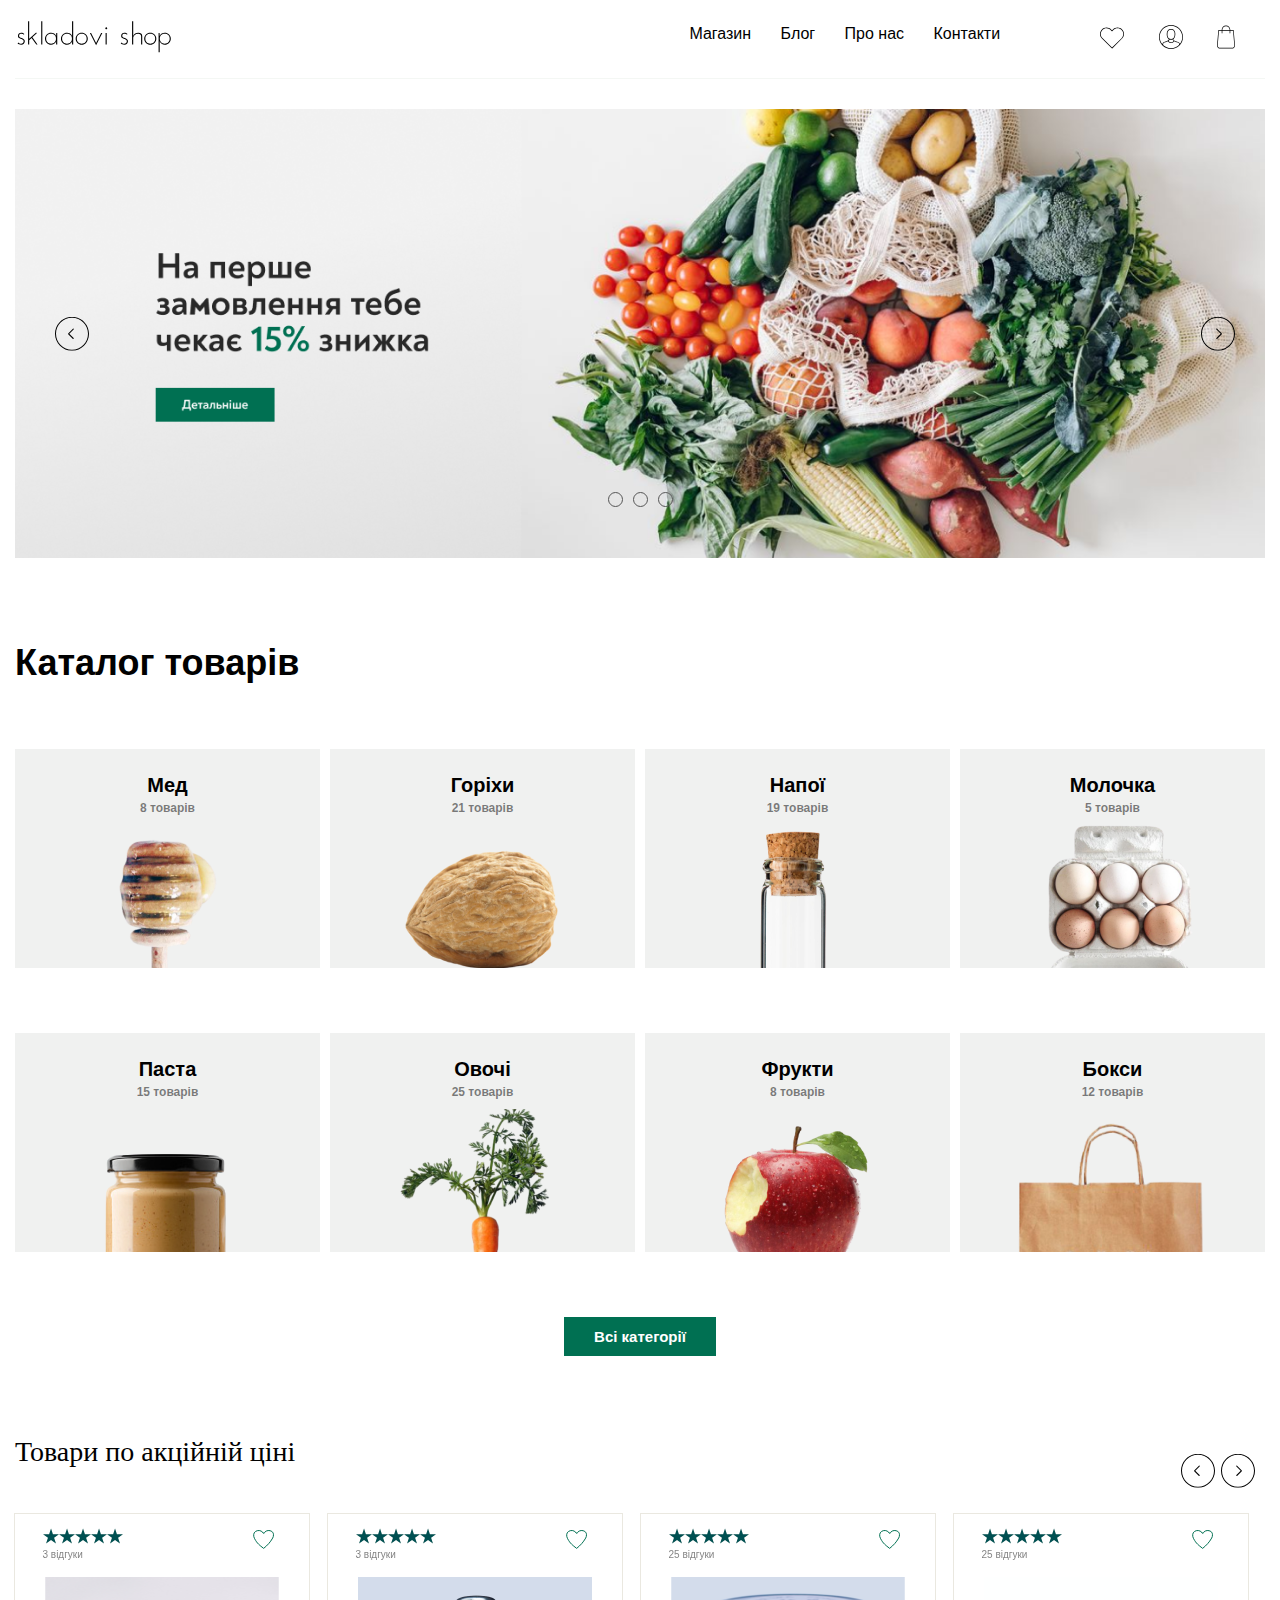
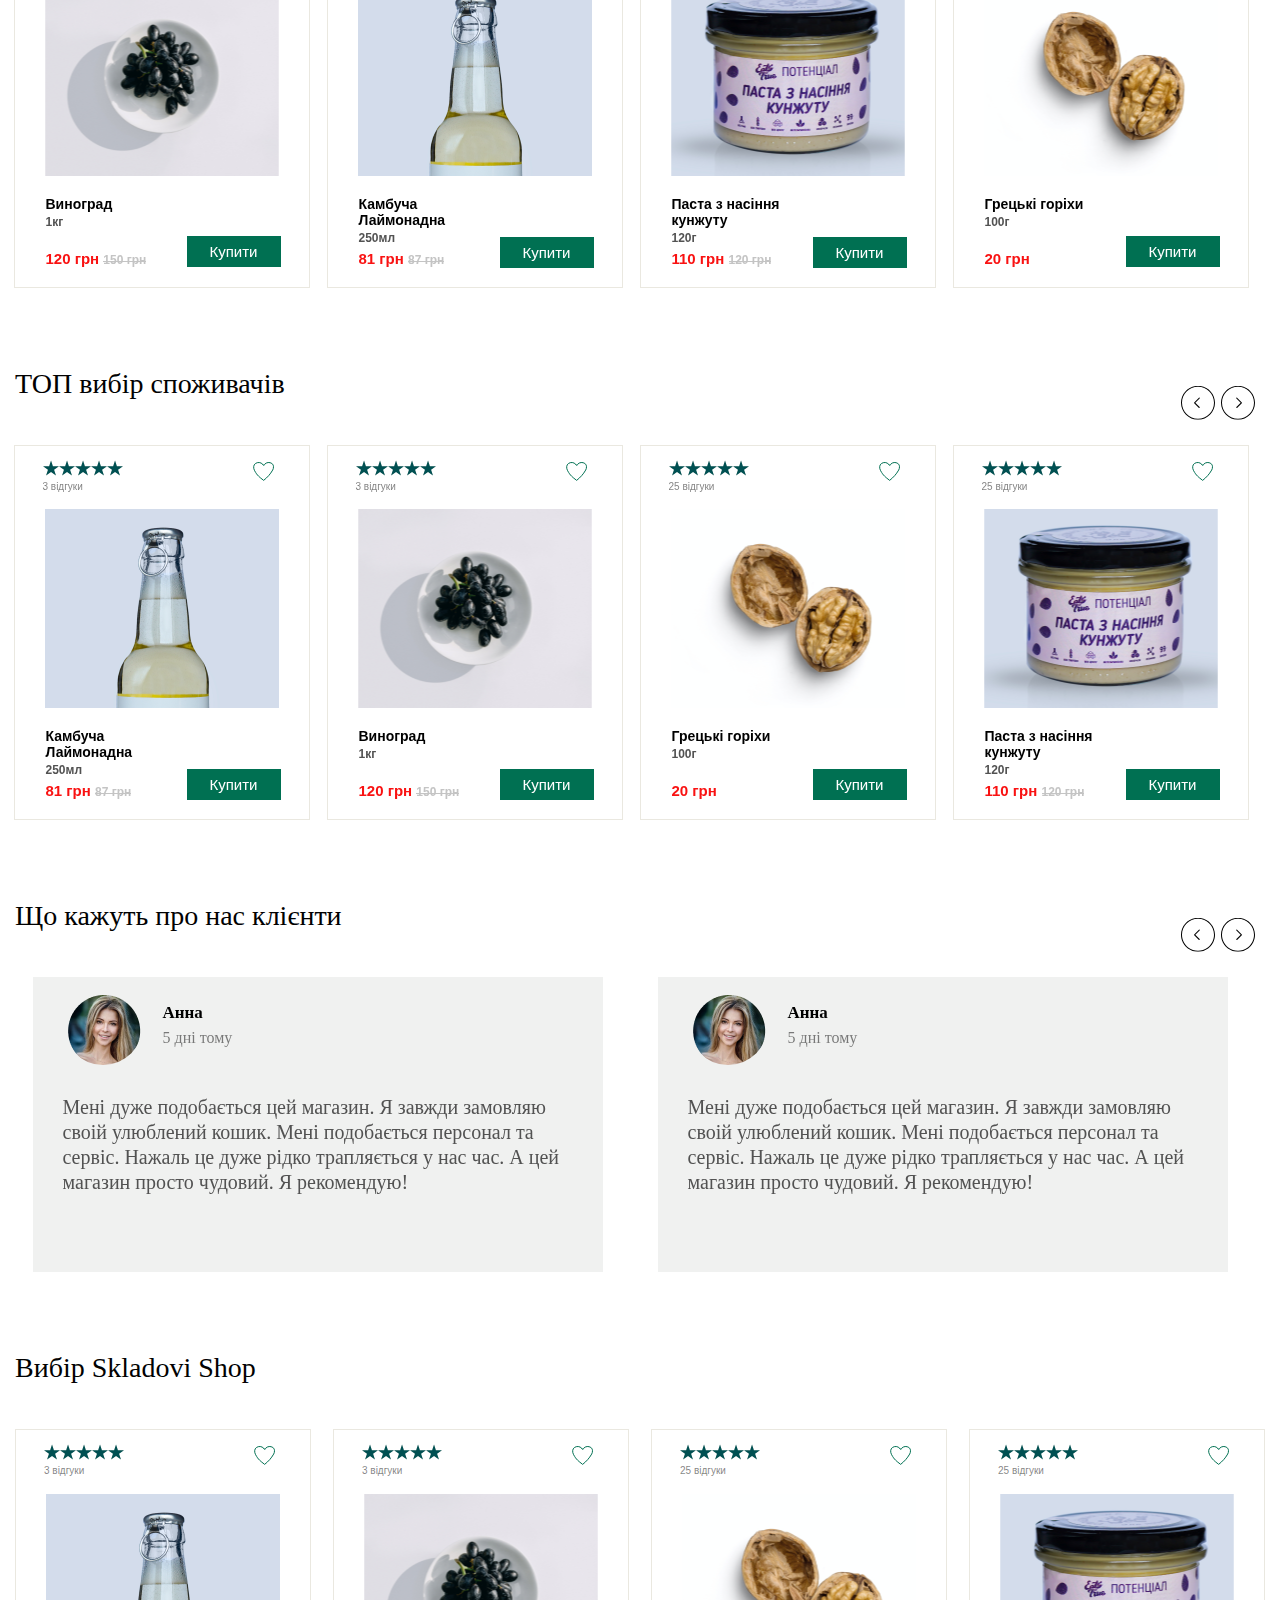
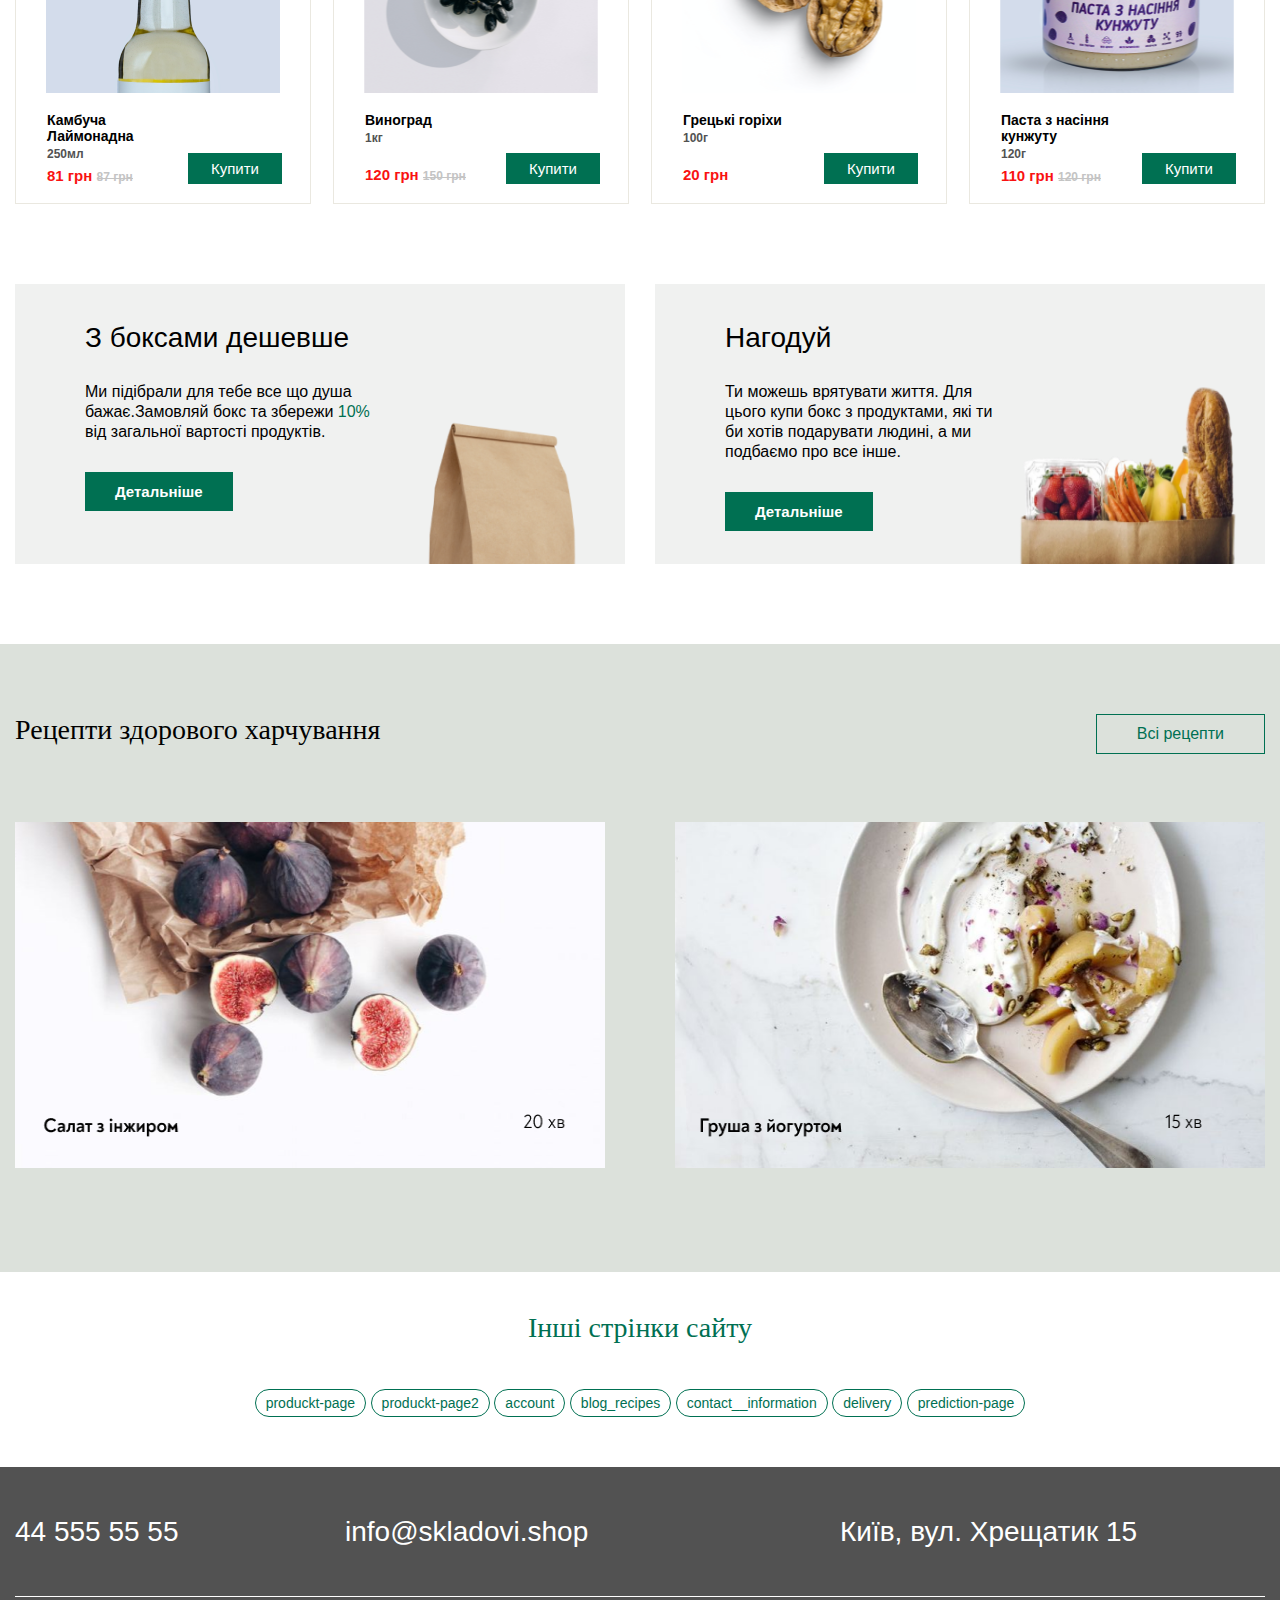
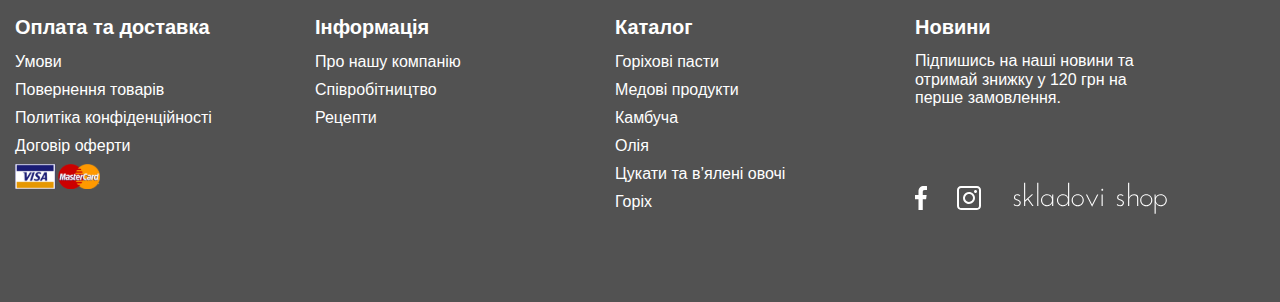
<file: index.html>
<!DOCTYPE html>
<html lang="en">

<head>
    <meta charset="UTF-8">
    <meta name="viewport" content="width=device-width, initial-scale=1.0">
    <meta http-equiv="X-UA-Compatible" content="ie=edge">
    <title>Document</title>
    <link rel="stylesheet" href="css/libs.min.css">
    <link rel="stylesheet" href="css/jquery.formstyler.theme.css">
    <link rel="stylesheet" href="css/jquery.formstyler.css">
    <link rel="stylesheet" href="https://i.icomoon.io/public/temp/ec122c87e8/UntitledProject/style-svg.css">
    <link rel="stylesheet" href="css/style.min.css">
</head>

<body>
<div class="page">
    <header class="header">
        <div class="container">
            <div class="header__inner">
                <a class="logo" href="index.html">
                    <img class="logo__img" src="images/logo.svg" alt="">
                </a>
               
                <div class="header__box">
                    <nav class="menu">
                        <div class="menu__btn">
                            <div></div>
                            <div></div>
                            <div></div>
                        </div>
                        <ul class="menu__list">
                            <li class="menu__item">
                                <a class="menu__link" href="catalog-new.html">Магазин</a>
                            </li>
                            <li class="menu__item">
                                <a class="menu__link" href="blog.html">Блог</a>
                            </li>
                            <li class="menu__item">
                                <a class="menu__link" href="about-us.html">Про нас</a>
                            </li>
                            <li class="menu__item">
                                <a class="menu__link" href="contacts.html">Контакти</a>
                            </li>
                        </ul>
                    </nav>
                    <div class="user">
                        <ul class="user__list">
                            <li class="user__item"><a class="user__list-link" href="#">
                                    <img src="images/like-icon.svg" alt="">
                                </a></li>
                            <li class="user__item"><a class="user__list-link" href="#">
                                    <img src="images/user-icon.svg" alt="">
                                </a></li>
                            <li class="user__item"><a class="user__list-link" href="#">
                                    <img src="images/basket-icon.svg" alt="">
                                </a></li>
                        </ul>
                    </div>
                </div>
                <div class="header__btn-menu icon-user"></div>
            </div>
        </div>
    </header>
    <main class="main">
    <section class="banner">
        <div class="container">
            <div class="banner__inner">
                <a class="banner__item" href="#">
                    <img src="images/banner-bg.png" alt="">
                </a>
                <a class="banner__item" href="#">
                    <img src="images/banner-bg.png" alt="">
                </a>
                <a class="banner__item" href="#">
                    <img src="images/banner-bg.png" alt="">
                </a>
            </div>
        </div>
    </section>
  
    <section class="categories">
        <div class="container">
            <div class="categories__inner">
                <h2 class="categories__title title">
                    Каталог товарів
                </h2>
                <div class="categories__items">
                    <a class="categories__item" href="#">
                        <p class="cotegories__item-title">
                            Мед <span>8 товарів</span>
                        </p>
                       <img src="images/content/item-1.png" alt="">
                    </a>
                    <a class="categories__item" href="#">
                        <p class="cotegories__item-title">
                            Горіхи <span>21 товарів</span>
                        </p>
                        <img src="images/content/item-2.png" alt="">
                    </a>
                    <a class="categories__item" href="#">
                        <p class="cotegories__item-title">
                            Напої <span>19 товарів</span>
                        </p>
                        <img src="images/content/item-3.png" alt="">
                    </a>
                    <a class="categories__item" href="#">
                        <p class="cotegories__item-title">
                            Молочка <span>5 товарів</span>
                        </p>
                        <img src="images/content/item-4.png" alt="">
                    </a>
                    <a class="categories__item" href="#">
                        <p class="cotegories__item-title">
                            Паста <span>15 товарів</span>
                        </p>
                        <img src="images/content/item-5.png" alt="">
                    </a>
                    <a class="categories__item" href="#">
                        <p class="cotegories__item-title">
                            Овочі <span>25 товарів</span>
                        </p>
                        <img src="images/content/item-6.png" alt="">
                    </a>
                    <a class="categories__item" href="#">
                        <p class="cotegories__item-title">
                            Фрукти <span>8 товарів</span>
                        </p>
                        <img src="images/content/item-7.png" alt="">
                    </a>
                    <a class="categories__item" href="#">
                        <p class="cotegories__item-title">
                            Бокси <span>12 товарів</span>
                        </p>
                        <img src="images/content/item-8.png" alt="">
                    </a>
                </div>
                <a class="categories__btn" href="#">
                    Всі категорії
                </a>
            </div>
        </div>
    </section>
   

    <section class="slider">
        <div class="container">
            <div class="slider__title title">
                Товари по акційній ціні
            </div>
            <div class="slider__inner">

                <div class="product__item">
                    <button class="product__item-favorite"></button>
                    <div class="product__star">
                        <div class="star-reiting"></div>
                        <span> 3 відгуки</span>
                    </div>
                    <a class="product__img" href="#" style="background-image: url('images/content/product-1.png');"></a>
                    <div class="product__info">
                        <div class="product__info-box">
                            <a class="product__info-title" href="#">Виноград
                                <span>1кг</span>
                            </a>
                            <div class="product__price">
                                120 грн <span>150 грн</span>
                            </div>
                        </div>
                        <button type="submit" class="product-btn">
                            Купити
                        </button>
                    </div>
                </div>
                <div class="product__item">
                    <button class="product__item-favorite"></button>
                    <div class="product__star">
                        <div class="star-reiting"></div>
                        <span> 3 відгуки</span>
                    </div>
                    <a class="product__img" href="#" style="background-image: url('images/content/product-2.png');"></a>
                    <div class="product__info">
                        <div class="product__info-box">
                            <a class="product__info-title" href="#">Камбуча Лаймонадна
                                <span>250мл</span>
                            </a>
                            <div class="product__price">
                                81 грн <span>87 грн</span>
                            </div>
                        </div>
                        <button type="submit" class="product-btn">
                            Купити
                        </button>
                    </div>
                </div>
                <div class="product__item">
                    <button class="product__item-favorite"></button>
                    <div class="product__star">
                        <div class="star-reiting"></div>
                        <span> 25 відгуки</span>
                    </div>
                    <a class="product__img" href="#" style="background-image: url('images/content/product-3.png');"></a>
                    <div class="product__info">
                        <div class="product__info-box">
                            <a class="product__info-title" href="#">Паста з насіння кунжуту
                                <span>120г</span>
                            </a>
                            <div class="product__price">
                                110 грн <span>120 грн</span>
                            </div>
                        </div>
                        <button type="submit" class="product-btn">
                            Купити
                        </button>
                    </div>
                </div>
                <div class="product__item">
                    <button class="product__item-favorite"></button>
                    <div class="product__star">
                        <div class="star-reiting"></div>
                        <span> 25 відгуки</span>
                    </div>
                    <a class="product__img" href="#" style="background-image: url('images/content/product-4.png');"></a>
                    <div class="product__info">
                        <div class="product__info-box">
                            <a class="product__info-title" href="#">Грецькі горіхи
                                <span>100г</span>
                            </a>
                            <div class="product__price">
                                20 грн <span></span>
                            </div>
                        </div>
                        <button type="submit" class="product-btn">
                            Купити
                        </button>
                    </div>
                </div>
                <div class="product__item">
                    <button class="product__item-favorite"></button>
                    <div class="product__star">
                        <div class="star-reiting"></div>
                        <span> 3 відгуки</span>
                    </div>
                    <a class="product__img" href="#" style="background-image: url('images/content/product-2.png');"></a>
                    <div class="product__info">
                        <div class="product__info-box">
                            <a class="product__info-title" href="#">Виноград Виноград
                                <span>1кг</span>
                            </a>
                            <div class="product__price">
                                120 грн <span>150 грн</span>
                            </div>
                        </div>
                        <button type="submit" class="product-btn">
                            Купити
                        </button>
                    </div>
                </div>
                <div class="product__item">
                    <button class="product__item-favorite"></button>
                    <div class="product__star">
                        <div class="star-reiting"></div>
                        <span> 3 відгуки</span>
                    </div>
                    <a class="product__img" href="#" style="background-image: url('images/content/product-3.png');"></a>
                    <div class="product__info">
                        <div class="product__info-box">
                            <a class="product__info-title" href="#">Виноград
                                <span>1кг</span>
                            </a>
                            <div class="product__price">
                                120 грн <span>150 грн</span>
                            </div>
                        </div>
                        <button type="submit" class="product-btn">
                            Купити
                        </button>
                    </div>
                </div>
            </div>
        </div>
    </section>
 

   <section class="slider">
        <div class="container">
            <div class="slider__title title">
                ТОП вибір споживачів
            </div>
            <div class="slider__inner">
                <div class="product__item">
                    <button class="product__item-favorite"></button>
                    <div class="product__star">
                        <div class="star-reiting"></div>
                        <span> 3 відгуки</span>
                    </div>
                    <a class="product__img" href="#" style="background-image: url('images/content/product-2.png');"></a>
                    <div class="product__info">
                        <div class="product__info-box">
                            <a class="product__info-title" href="#">Камбуча Лаймонадна
                                <span>250мл</span>
                            </a>
                            <div class="product__price">
                                81 грн <span>87 грн</span>
                            </div>
                        </div>
                        <button type="submit" class="product-btn">
                            Купити
                        </button>
                    </div>
                </div>
                <div class="product__item">
                    <button class="product__item-favorite"></button>
                    <div class="product__star">
                        <div class="star-reiting"></div>
                        <span> 3 відгуки</span>
                    </div>
                    <a class="product__img" href="#" style="background-image: url('images/content/product-1.png');"></a>
                    <div class="product__info">
                        <div class="product__info-box">
                            <a class="product__info-title" href="#">Виноград
                                <span>1кг</span>
                            </a>
                            <div class="product__price">
                                120 грн <span>150 грн</span>
                            </div>
                        </div>
                        <button type="submit" class="product-btn">
                            Купити
                        </button>
                    </div>
                </div>

                <div class="product__item">
                    <button class="product__item-favorite"></button>
                    <div class="product__star">
                        <div class="star-reiting"></div>
                        <span> 25 відгуки</span>
                    </div>
                    <a class="product__img" href="#" style="background-image: url('images/content/product-4.png');"></a>
                    <div class="product__info">
                        <div class="product__info-box">
                            <a class="product__info-title" href="#">Грецькі горіхи
                                <span>100г</span>
                            </a>
                            <div class="product__price">
                                20 грн <span></span>
                            </div>
                        </div>
                        <button type="submit" class="product-btn">
                            Купити
                        </button>
                    </div>
                </div>
                <div class="product__item">
                    <button class="product__item-favorite"></button>
                    <div class="product__star">
                        <div class="star-reiting"></div>
                        <span> 25 відгуки</span>
                    </div>
                    <a class="product__img" href="#" style="background-image: url('images/content/product-3.png');"></a>
                    <div class="product__info">
                        <div class="product__info-box">
                            <a class="product__info-title" href="#">Паста з насіння кунжуту
                                <span>120г</span>
                            </a>
                            <div class="product__price">
                                110 грн <span>120 грн</span>
                            </div>
                        </div>
                        <button type="submit" class="product-btn">
                            Купити
                        </button>
                    </div>
                </div>
                <div class="product__item">
                    <button class="product__item-favorite"></button>
                    <div class="product__star">
                        <div class="star-reiting"></div>
                        <span> 3 відгуки</span>
                    </div>
                    <a class="product__img" href="#" style="background-image: url('images/content/product-1.png');"></a>
                    <div class="product__info">
                        <div class="product__info-box">
                            <a class="product__info-title" href="#">Виноград Виноград
                                <span>1кг</span>
                            </a>
                            <div class="product__price">
                                120 грн <span>150 грн</span>
                            </div>
                        </div>
                        <button type="submit" class="product-btn">
                            Купити
                        </button>
                    </div>
                </div>
                <div class="product__item">
                    <button class="product__item-favorite"></button>
                    <div class="product__star">
                        <div class="star-reiting"></div>
                        <span> 3 відгуки</span>
                    </div>
                    <a class="product__img" href="#" style="background-image: url('images/content/product-4.png');"></a>
                    <div class="product__info">
                        <div class="product__info-box">
                            <a class="product__info-title" href="#">Виноград
                                <span>1кг</span>
                            </a>
                            <div class="product__price">
                                120 грн <span>150 грн</span>
                            </div>
                        </div>
                        <button type="submit" class="product-btn">
                            Купити
                        </button>
                    </div>
                </div>
            </div>
        </div>
    </section>
     
    <section class="review">
        <div class="container">
            <h2 class="review__title title">Що кажуть про нас клієнти</h2>
            <div class="review__inner">
                <div class="review__item">
                    <div class="riview__item-info">
                        <a class="auotar" href="#" style=" background-image: url(images/content/user-2.png);">
                        </a>
                        <div class="auotar-name">
                            Анна
                        <span>5 дні тому</span>
                    </div>
                    </div>
                        <p class="review__text">
                            Мені дуже подобається цей магазин. Я завжди замовляю своій улюблений кошик. Мені подобається
                            персонал та сервіс. Нажаль це дуже рідко трапляється у нас час. А цей магазин просто
                            чудовий. Я рекомендую!
                        </p>
                </div>
                <div class="review__item">
                    <div class="riview__item-info">
                        <a class="auotar" href="#" style=" background-image: url(images/content/user-2.png);">
                        </a>
                        <div class="auotar-name">
                            Анна
                                <span>5 дні тому</span>
                        </div>
                    </div>
                        <p class="review__text">
                                Мені дуже подобається цей магазин. Я завжди замовляю своій улюблений кошик. Мені подобається
                                персонал та сервіс. Нажаль це дуже рідко трапляється у нас час. А цей магазин просто
                                чудовий. Я рекомендую!
                        </p>
                </div>
                <div class="review__item">
                    <div class="riview__item-info">
                        <a class="auotar" href="#" style=" background-image: url(images/content/user-2.png);">
                        </a>
                        <div class="auotar-name">
                                Катерина
                            <span>місяць тому</span>
                        </div>
                    </div>
                    <p class="review__text">
                            Мені дуже подобається цей магазин. Я завжди замовляю своій улюблений кошик. Мені подобається
                            персонал та сервіс. Нажаль це дуже рідко трапляється у нас час. А цей магазин просто
                            чудовий. Я рекомендую!
                    </p>
                    <a href="#" class="review__text-link">Прочитати повністю</a>
                </div>
            </div>
        </div>
    </section> 
   <section class="choice__product">
        <div class="container">
            <h2 class="choice__product-title title">
                Вибір Skladovi Shop
            </h2>
            <div class="choice__product-inner">
                <div class="product__item">
                    <button class="product__item-favorite"></button>
                    <div class="product__star">
                        <div class="star-reiting"></div>
                        <span> 3 відгуки</span>
                    </div>
                    <a class="product__img" href="#" style="background-image: url('images/content/product-2.png');"></a>
                    <div class="product__info">
                        <div class="product__info-box">
                            <a class="product__info-title" href="#">Камбуча Лаймонадна
                                <span>250мл</span>
                            </a>
                            <div class="product__price">
                                81 грн <span>87 грн</span>
                            </div>
                        </div>
                        <button type="submit" class="product-btn">
                            Купити
                        </button>
                    </div>
                </div>
                <div class="product__item">
                    <button class="product__item-favorite"></button>
                    <div class="product__star">
                        <div class="star-reiting"></div>
                        <span> 3 відгуки</span>
                    </div>
                    <a class="product__img" href="#" style="background-image: url('images/content/product-1.png');"></a>
                    <div class="product__info">
                        <div class="product__info-box">
                            <a class="product__info-title" href="#">Виноград
                                <span>1кг</span>
                            </a>
                            <div class="product__price">
                                120 грн <span>150 грн</span>
                            </div>
                        </div>
                        <button type="submit" class="product-btn">
                            Купити
                        </button>
                    </div>
                </div>

                <div class="product__item">
                    <button class="product__item-favorite"></button>
                    <div class="product__star">
                        <div class="star-reiting"></div>
                        <span> 25 відгуки</span>
                    </div>
                    <a class="product__img" href="#" style="background-image: url('images/content/product-4.png');"></a>
                    <div class="product__info">
                        <div class="product__info-box">
                            <a class="product__info-title" href="#">Грецькі горіхи
                                <span>100г</span>
                            </a>
                            <div class="product__price">
                                20 грн <span></span>
                            </div>
                        </div>
                        <button type="submit" class="product-btn">
                            Купити
                        </button>
                    </div>
                </div>
                <div class="product__item product__item-none">
                    <button class="product__item-favorite"></button>
                    <div class="product__star">
                        <div class="star-reiting"></div>
                        <span> 25 відгуки</span>
                    </div>
                    <a class="product__img" href="#" style="background-image: url('images/content/product-3.png');"></a>
                    <div class="product__info">
                        <div class="product__info-box">
                            <a class="product__info-title" href="#">Паста з насіння кунжуту
                                <span>120г</span>
                            </a>
                            <div class="product__price">
                                110 грн <span>120 грн</span>
                            </div>
                        </div>
                        <button type="submit" class="product-btn">
                            Купити
                        </button>
                    </div>
                </div>
            </div>
        </div>
    </section>

    <section class="different">
        <div class="container">
            <div class="different__inner">
                <div class="different__item">
                    <div class="different__title">
                        З боксами дешевше
                    </div>
                    <div class="different__text">
                        Ми підібрали для тебе все що душа бажає.Замовляй бокс та збережи <span>10%</span>
                        від загальної вартості
                        продуктів.
                    </div>
                    <a class="different__btn" href="#">Детальніше</a>
                    <img class="different__img" src="images/different-1.png" alt="">
                </div>
                <div class="different__item">
                    <div class="different__title">
                        Нагодуй
                    </div>
                    <div class="different__text">
                        Ти можешь врятувати життя. Для цього купи бокс з продуктами, які ти би хотів подарувати людині,
                        а ми подбаємо про все інше.
                    </div>
                    <a class="different__btn" href="#">Детальніше</a>
                    <img class="different__img" src="images/different-2.png" alt="">
                </div>
            </div>
        </div>
    </section> 

    <section class="recipe">
        <div class="container">
            <div class="recipe__box">
                <div class="recipe__title title">Рецепти здорового харчування </div>
                <a class="recipe__btn" href="#">Всі рецепти</a>
            </div>

            <div class="recipe__inner">
                    <a class="recipe__item" href="#">
                        <img src="images/recipe-1.png" alt="">
                </a>
                    <a class="recipe__item" href="#">
                        <img src="images/recipe-2.png" alt="">
                </a>
            </div>
        </div>
    </section>


    <div class="other__pages">
        <div class="container">
            <h4 class="title">Інші стрінки сайту</h4>
            <a class="other__pages-item" href="produckt-page.html">produckt-page</a>
            <a class="other__pages-item" href="produckt-page2.html">produckt-page2</a>
            <a class="other__pages-item" href="account.html">account</a>
            <a class="other__pages-item" href="blog_recipes.html">blog_recipes</a>
            <a class="other__pages-item" href="contact__information.html">contact__information</a>
            <a class="other__pages-item" href="delivery.html">delivery</a>
            <a class="other__pages-item" href="prediction-page.html">prediction-page</a>
        </div>
    </div>
</main>
    <footer class="footer">
        <div class="container">
            <ul class="footer__list">
                <li class="footer__list-title footer__phone">
                    <a class="footer__link" href="tel:+380445555555">44 555 55 55</a>
                </li>
                <li class="footer__list-title footer__mail">
                    <a class="footer__link" href="#">info@skladovi.shop</a>
                </li>
                <li class="footer__list-title footer__adress">
                    <a class="footer__link" href="#">Київ, вул. Хрещатик 15</a>
                </li>
            </ul>
            <div class="footer__info">
                <div class="footer__menu">
                    <p class="footer__menu-title">Оплата та доставка</p>
                    <ul class="footer__menu-list">
                        <li class="footer__menu-link"><a href="#">Умови</a></li>
                        <li class="footer__menu-link"><a href="#">Повернення товарів</a></li>
                        <li class="footer__menu-link"><a href="#">Политіка конфіденційності</a></li>
                        <li class="footer__menu-link"><a href="#">Договір оферти</a></li>
                        <li class="footer__menu-link"><a href="#">
                                <img src="images/card.svg" alt="">
                            </a></li>
                    </ul>
                </div>
                <div class="footer__menu">
                    <p class="footer__menu-title">Інформація</p>
                    <ul class="footer__menu-list">
                        <li class="footer__menu-link"><a href="#">Про нашу компанію</a></li>
                        <li class="footer__menu-link"><a href="#">Співробітництво</a></li>
                        <li class="footer__menu-link"><a href="#">Рецепти</a></li>

                    </ul>
                </div>
                <div class="footer__menu">
                    <p class="footer__menu-title">Каталог</p>
                    <ul class="footer__menu-list">
                        <li class="footer__menu-link"><a href="#">Горіхові пасти</a></li>
                        <li class="footer__menu-link"><a href="#">Медові продукти</a></li>
                        <li class="footer__menu-link"><a href="#">Камбуча</a></li>
                        <li class="footer__menu-link"><a href="#">Олія</a></li>
                        <li class="footer__menu-link"><a href="#">Цукати та в’ялені овочі</a></li>
                        <li class="footer__menu-link"><a href="#">Горіх</a></li>
                    </ul>
                </div>
                <div class="footer__menu footer__menu-new">
                    <p class="footer__menu-title">Новини</p>
                    <div class="footer__menu-box">
                        <div class="footer__text">Підпишись на наші новини та отримай знижку у 120 грн на перше
                            замовлення.</div>
                        <div class="footer__coshil">
                            <ul class="footer__soshil-list">
                                <li class="footer__coshil-link"><a href="#">
                                    <img src="images/facebock.svg" alt="">
                                </a></li>
                                <li class="footer__coshil-link"><a href="#">
                                    <img src="images/content/instagram.svg" alt="">
                                </a></li>
                                <li class="footer__coshil-link"><a href="#">
                                    <img src="images/content/footer-logo.svg" alt="">
                                </a></li>
                            </ul>
                        </div>
                    </div>
                </div>
            </div>
        </div>
        </div>
    </footer>
</div>


    <!--<script src="https://ajax.googleapis.com/ajax/libs/jquery/3.4.1/jquery.min.js"></script>-->
    <script src="https://cdnjs.cloudflare.com/ajax/libs/jquery/3.5.1/jquery.min.js"></script>
    <script src="js/libs.min.js"></script>
    <script src="js/jquery.formstyler.min.js"></script>
    <script src="js/main.js"></script>

</body>

</html>
</file>
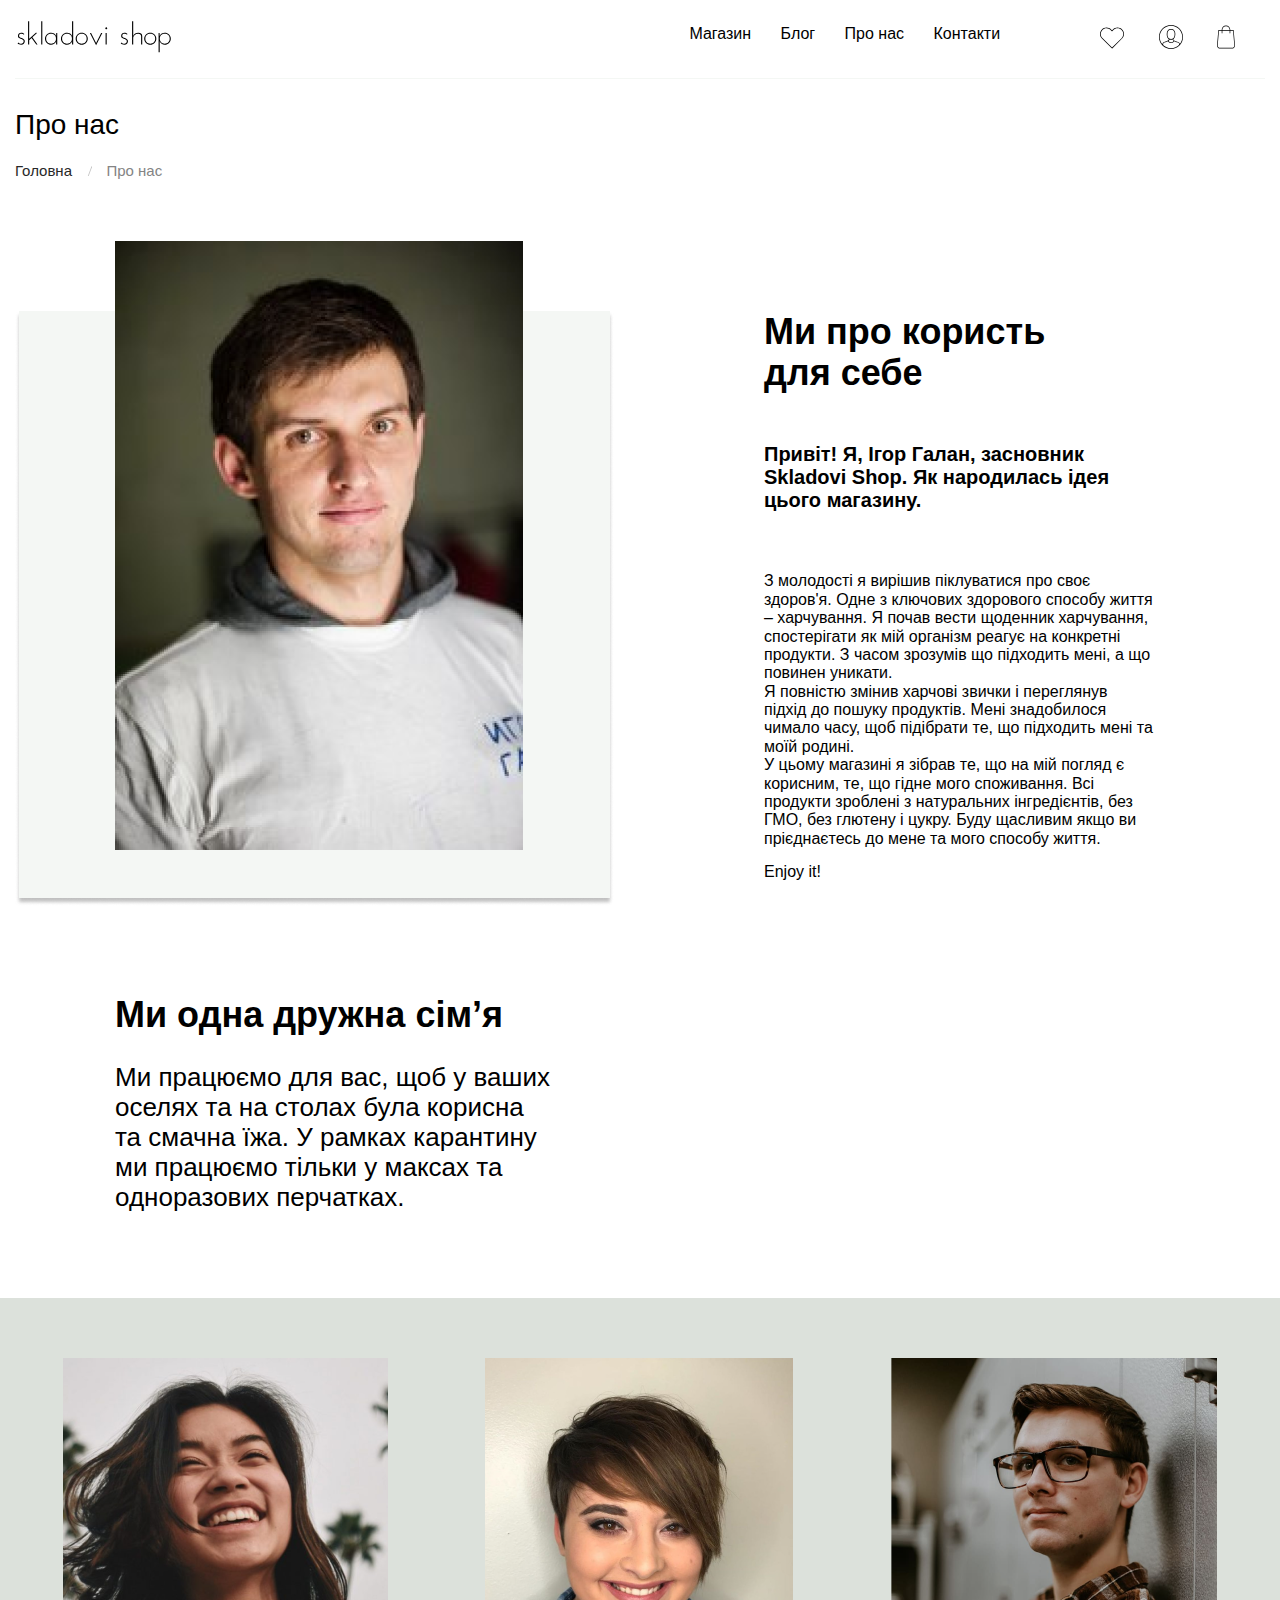
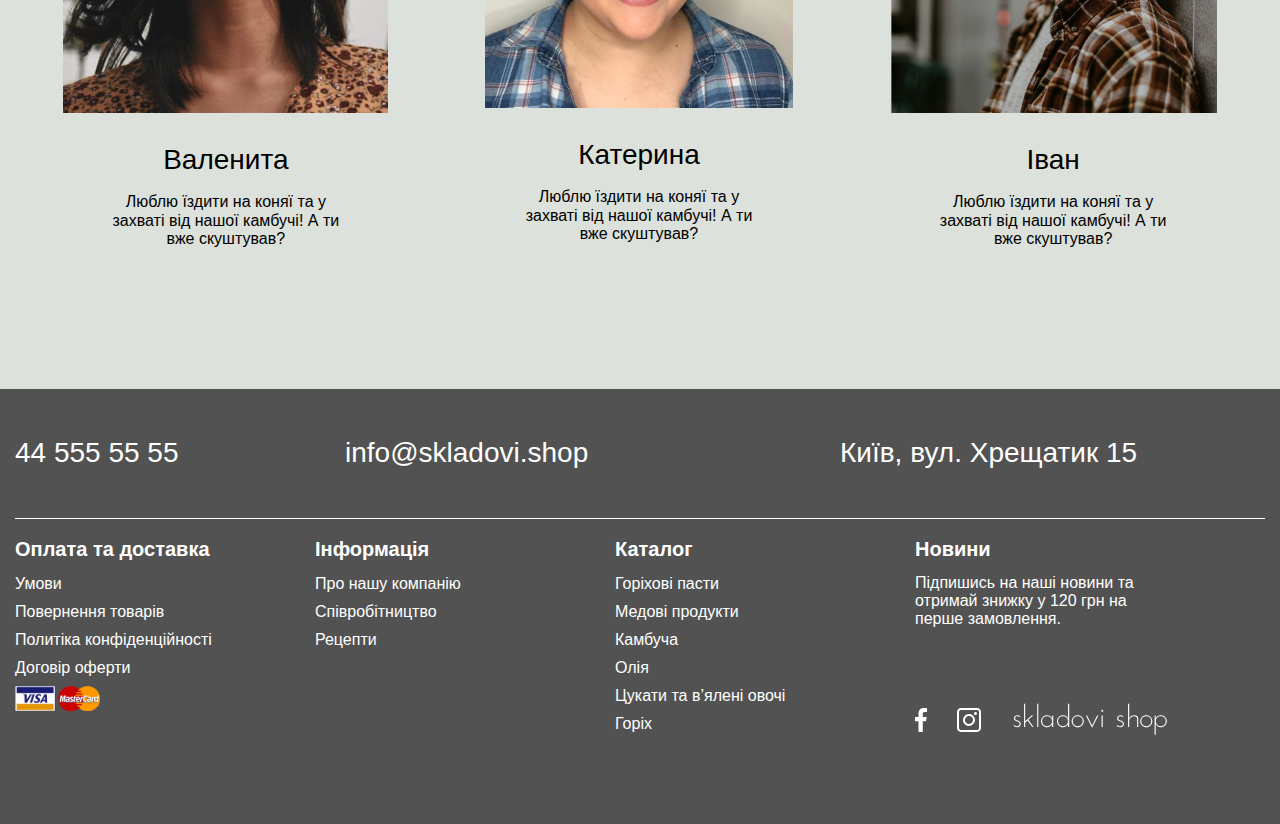
<file: about-us.html>
<!DOCTYPE html>
<html lang="en">

<head>
    <meta charset="UTF-8">
    <meta name="viewport" content="width=device-width, initial-scale=1.0">
    <meta http-equiv="X-UA-Compatible" content="ie=edge">
    <title>Document</title>
    <link rel="stylesheet" href="css/libs.min.css">
    <link rel="stylesheet" href="css/jquery.formstyler.theme.css">
    <link rel="stylesheet" href="css/jquery.formstyler.css">
    <link rel="stylesheet" href="css/style.min.css">
</head>

<body>
    <div class="page">
 <header class="header">
        <div class="container">
            <div class="header__inner">
                <a class="logo" href="index.html">
                    <img class="logo__img" src="images/logo.svg" alt="">
                </a>
               
                <div class="header__box">
                    <nav class="menu">
                        <div class="menu__btn">
                            <div></div>
                            <div></div>
                            <div></div>
                        </div>
                        <ul class="menu__list">
                            <li class="menu__item">
                                <a class="menu__link" href="catalog-new.html">Магазин</a>
                            </li>
                            <li class="menu__item">
                                <a class="menu__link" href="blog.html">Блог</a>
                            </li>
                            <li class="menu__item">
                                <a class="menu__link" href="about-us.html">Про нас</a>
                            </li>
                            <li class="menu__item">
                                <a class="menu__link" href="contacts.html">Контакти</a>
                            </li>
                        </ul>
                    </nav>
                    <div class="user">
                        <ul class="user__list">
                            <li class="user__item"><a class="user__list-link" href="#">
                                    <img src="images/like-icon.svg" alt="">
                                </a></li>
                            <li class="user__item"><a class="user__list-link" href="#">
                                    <img src="images/user-icon.svg" alt="">
                                </a></li>
                            <li class="user__item"><a class="user__list-link" href="#">
                                    <img src="images/basket-icon.svg" alt="">
                                </a></li>
                        </ul>
                    </div>
                </div>
                <div class="header__btn-menu icon-user"></div>
            </div>
        </div>
    </header>

    <main class="main">
        
    <section class="about-us">
        <div class="container">
            <div class="breadcrumbs">
                <h3 class="blog-title">Про нас</h3>
                <ul class="breadcrumbs__list">
                    <li class="breadcrumbs__list-item">
                        <a href="#">Головна</a>
                    </li>
                    <li class="breadcrumbs__list-item">
                        <span>Про нас</span>
                    </li>
                </ul>
            </div>
            <div class="about-us__inner">
                <div class="about-us__item">
                    <div class="about-us__box">
                        <img src="images/about-us_img.png" alt="">
                    </div>
                    <div class="about-us__caption">Ми одна дружна сім’я</div>
                    <div class="about-us__lead">Ми працюємо для вас, щоб у ваших оселях та на столах була корисна та
                        смачна їжа.
                        У рамках карантину ми працюємо тільки у максах та одноразових перчатках. </div>
                </div>
                <div class="about-us__item about-us__itemtext ">
                    <div class="about-us__title">Ми про користь <br> для себе</div>
                    <div class="about-ua__subtitle">Привіт! Я, Ігор Галан, засновник Skladovi Shop. Як народилась ідея
                        цього магазину. </div>
                    <p class="about-ua__text">З молодості я вирішив піклуватися про своє здоров'я. Одне з ключових
                        здорового способу життя – харчування. Я почав вести щоденник харчування, спостерігати як мій
                        організм реагує на конкретні продукти.
                        З часом зрозумів що підходить мені, а що повинен уникати.
                    </p>
                    <p class="about-ua__text"> Я повністю змінив харчові звички і переглянув підхід до пошуку продуктів.
                        Мені знадобилося
                        чимало часу, щоб підібрати те, що підходить мені та моїй родині.</p>
                    <p class="about-ua__text">У цьому магазині я зібрав те, що на мій погляд є корисним, те, що гідне
                        мого споживання. Всі
                        продукти зроблені з натуральних інгредієнтів, без ГМО, без глютену і цукру. Буду щасливим якщо
                        ви прієднаєтесь до мене та мого способу життя.
                        <span>Enjoy it!</span>
                    </p>

                </div>
            </div>
        </div>
    </section>
    <section class="about__holder">
        <div class="container">
            <div class="about__holder-inner">
                <div class="about__holder-item">
                    <img src="images/foto-1.png" alt="">
                    <div class="about__holder-title">Валенита</div>
                    <div class="about__holder-text"> Люблю їздити на коняї та у захваті від нашої камбучі! А ти вже
                        скуштував? </div>
                </div>
                <div class="about__holder-item">
                    <img src="images/foto-2.png" alt="">
                    <div class="about__holder-title">Катерина</div>
                    <div class="about__holder-text"> Люблю їздити на коняї та у захваті від нашої камбучі! А ти вже
                        скуштував? </div>
                </div>
                <div class="about__holder-item">
                    <img src="images/foto-3.png" alt="">
                    <div class="about__holder-title">Іван</div>
                    <div class="about__holder-text"> Люблю їздити на коняї та у захваті від нашої камбучі! А ти вже
                        скуштував?</div>
                </div>
            </div>
        </div>
    </section>
    </main>

    <footer class="footer">
        <div class="container">
            <ul class="footer__list">
                <li class="footer__list-title footer__phone">
                    <a class="footer__link" href="tel:+380445555555">44 555 55 55</a>
                </li>
                <li class="footer__list-title footer__mail">
                    <a class="footer__link" href="#">info@skladovi.shop</a>
                </li>
                <li class="footer__list-title footer__adress">
                    <a class="footer__link" href="#">Київ, вул. Хрещатик 15</a>
                </li>
            </ul>
            <div class="footer__info">
                <div class="footer__menu">
                    <p class="footer__menu-title">Оплата та доставка</p>
                    <ul class="footer__menu-list">
                        <li class="footer__menu-link"><a href="#">Умови</a></li>
                        <li class="footer__menu-link"><a href="#">Повернення товарів</a></li>
                        <li class="footer__menu-link"><a href="#">Политіка конфіденційності</a></li>
                        <li class="footer__menu-link"><a href="#">Договір оферти</a></li>
                        <li class="footer__menu-link"><a href="#">
                                <img src="images/card.svg" alt="">
                            </a></li>
                    </ul>
                </div>
                <div class="footer__menu">
                    <p class="footer__menu-title">Інформація</p>
                    <ul class="footer__menu-list">
                        <li class="footer__menu-link"><a href="#">Про нашу компанію</a></li>
                        <li class="footer__menu-link"><a href="#">Співробітництво</a></li>
                        <li class="footer__menu-link"><a href="#">Рецепти</a></li>

                    </ul>
                </div>
                <div class="footer__menu">
                    <p class="footer__menu-title">Каталог</p>
                    <ul class="footer__menu-list">
                        <li class="footer__menu-link"><a href="#">Горіхові пасти</a></li>
                        <li class="footer__menu-link"><a href="#">Медові продукти</a></li>
                        <li class="footer__menu-link"><a href="#">Камбуча</a></li>
                        <li class="footer__menu-link"><a href="#">Олія</a></li>
                        <li class="footer__menu-link"><a href="#">Цукати та в’ялені овочі</a></li>
                        <li class="footer__menu-link"><a href="#">Горіх</a></li>
                    </ul>
                </div>
                <div class="footer__menu footer__menu-new">
                    <p class="footer__menu-title">Новини</p>
                    <div class="footer__menu-box">
                        <div class="footer__text">Підпишись на наші новини та отримай знижку у 120 грн на перше
                            замовлення.</div>
                        <div class="footer__coshil">
                            <ul class="footer__soshil-list">
                                <li class="footer__coshil-link"><a href="#">
                                    <img src="images/facebock.svg" alt="">
                                </a></li>
                                <li class="footer__coshil-link"><a href="#">
                                    <img src="images/content/instagram.svg" alt="">
                                </a></li>
                                <li class="footer__coshil-link"><a href="#">
                                    <img src="images/content/footer-logo.svg" alt="">
                                </a></li>
                            </ul>
                        </div>
                    </div>
                </div>
            </div>
        </div>
        </div>
    </footer>
</div>
    <!--<script src="https://ajax.googleapis.com/ajax/libs/jquery/3.4.1/jquery.min.js"></script>-->
    <script src="https://cdnjs.cloudflare.com/ajax/libs/jquery/3.5.1/jquery.min.js"></script>
    <script src="js/libs.min.js"></script>
    <script src="js/jquery.formstyler.min.js"></script>
    <script src="js/main.js"></script>

</body>

</html>
</file>
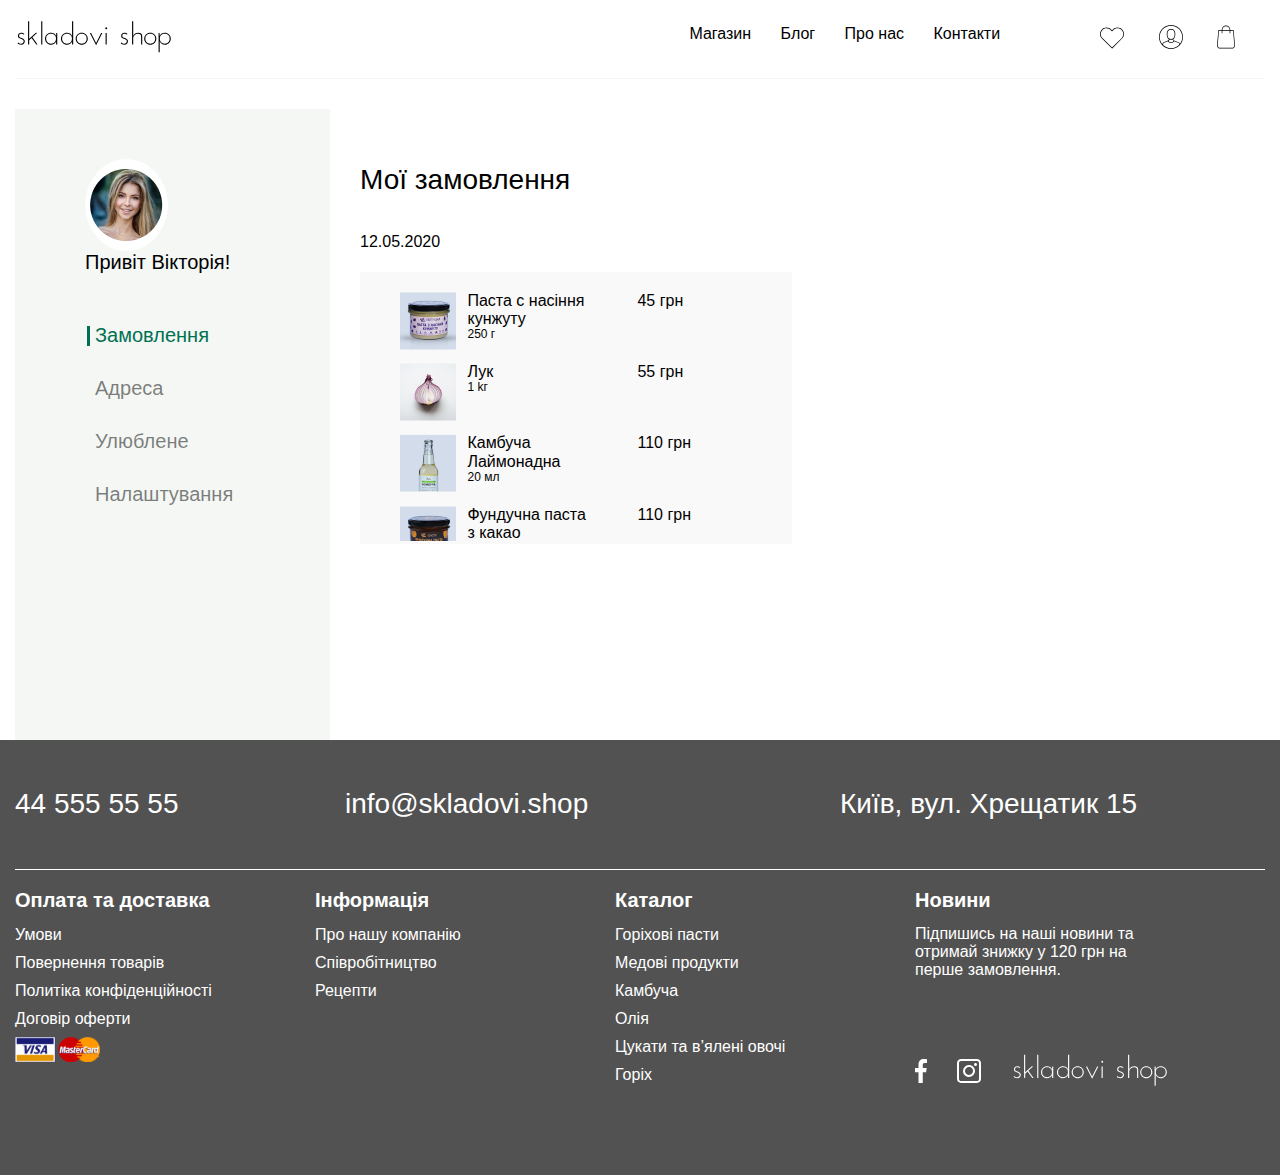
<file: account.html>
<!DOCTYPE html>
<html lang="en">

<head>
    <meta charset="UTF-8">
    <meta name="viewport" content="width=device-width, initial-scale=1.0">
    <meta http-equiv="X-UA-Compatible" content="ie=edge">
    <title>Document</title>
    <link rel="stylesheet" href="css/libs.min.css">
    <link rel="stylesheet" href="css/jquery.formstyler.theme.css">
    <link rel="stylesheet" href="css/jquery.formstyler.css">
    <link rel="stylesheet" href="css/style.min.css">
</head>

<body>
<div class="page">
    <header class="header">
        <div class="container">
            <div class="header__inner">
                <a class="logo" href="index.html">
                    <img class="logo__img" src="images/logo.svg" alt="">
                </a>
               
                <div class="header__box">
                    <nav class="menu">
                        <div class="menu__btn">
                            <div></div>
                            <div></div>
                            <div></div>
                        </div>
                        <ul class="menu__list">
                            <li class="menu__item">
                                <a class="menu__link" href="catalog-new.html">Магазин</a>
                            </li>
                            <li class="menu__item">
                                <a class="menu__link" href="blog.html">Блог</a>
                            </li>
                            <li class="menu__item">
                                <a class="menu__link" href="about-us.html">Про нас</a>
                            </li>
                            <li class="menu__item">
                                <a class="menu__link" href="contacts.html">Контакти</a>
                            </li>
                        </ul>
                    </nav>
                    <div class="user">
                        <ul class="user__list">
                            <li class="user__item"><a class="user__list-link" href="#">
                                    <img src="images/like-icon.svg" alt="">
                                </a></li>
                            <li class="user__item"><a class="user__list-link" href="account.html">
                                    <img src="images/user-icon.svg" alt="">
                                </a></li>
                            <li class="user__item"><a class="user__list-link" href="#">
                                    <img src="images/basket-icon.svg" alt="">
                                </a></li>
                        </ul>
                    </div>
                </div>
                <div class="header__btn-menu icon-user"></div>
            </div>
        </div>
    </header>

    <main class="main">
        <section class="account">
            <div class="container">
                <div class="container__tabs">
                    <div class="tabs-categori">
                        <div class="tabs-user">
                            <img src="images/content/user-1.jpg" alt="">
                            <span>Привіт Вікторія! </span>
                        </div>
                        <div class="tabs">
                            <div class="tab active on-tab" data-id="1"> Замовлення </div>
                            <div class="tab" data-id="2"> Адреса</div>
                            <div class="tab" data-id="3">Улюблене</div>
                            <div class="tab" data-id="4">Налаштування</div>
                        </div>
                    </div>
                    <div class="content__tab">
                        <div class="tab-item tab-item--active" id="1">
                            <div class="account-box__scrol">
                                <h3 class="account-box__title">Мої замовлення</h3>
                                <span class="account-box__date">12.05.2020</span>
                                <div class="account-history__scroll">
                                    <div class="prediction__box-items account__scroll-item">
                                        <div class="prediction__box-item">
                                            <div class="prediction__box-itemimg">
                                                <img src="images/content/basket-1.png" alt="">
                                                <div class="prediction__box-itemtitle">
                                                    Паста с насіння кунжуту
                                                    <span>250 г</span>
                                                </div>
                                            </div>
                                            <div class="prediction__box-itemprice">
                                                45 грн
                                            </div>
                                        </div>
                                        <div class="prediction__box-item">
                                            <div class="prediction__box-itemimg">
                                                <img src="images/content/basket-2.png" alt="">
                                                <div class="prediction__box-itemtitle">
                                                    Лук
                                                    <span>1 kг</span>
                                                </div>
                                            </div>
                                            <div class="prediction__box-itemprice">
                                                55 грн
                                            </div>
                                        </div>
                                        <div class="prediction__box-item">
                                            <div class="prediction__box-itemimg">
                                                <img src="images/content/basket-3.png" alt="">
                                                <div class="prediction__box-itemtitle">
                                                    Камбуча Лаймонадна
                                                    <span>20 мл</span>
                                                </div>
                                            </div>
                                            <div class="prediction__box-itemprice">
                                                110 грн
                                            </div>
                                        </div>
                                        <div class="prediction__box-item">
                                            <div class="prediction__box-itemimg">
                                                <img src="images/content/basket-4.png" alt="">
                                                <div class="prediction__box-itemtitle">
                                                    Фундучна паста з какао
                                                    <span>250 г</span>
                                                </div>
                                            </div>
                                            <div class="prediction__box-itemprice">
                                                110 грн
                                            </div>
                                        </div>
                                        <div class="prediction__box-item">
                                            <div class="prediction__box-itemimg">
                                                <img src="images/content/basket-2.png" alt="">
                                                <div class="prediction__box-itemtitle">
                                                    Лук
                                                    <span>1 kг</span>
                                                </div>
                                            </div>
                                            <div class="prediction__box-itemprice">
                                                55 грн
                                            </div>
                                        </div>
                                        <div class="prediction__box-item">
                                            <div class="prediction__box-itemimg">
                                                <img src="images/content/basket-2.png" alt="">
                                                <div class="prediction__box-itemtitle">
                                                    Лук
                                                    <span>1 kг</span>
                                                </div>
                                            </div>
                                            <div class="prediction__box-itemprice">
                                                55 грн
                                            </div>
                                        </div>
                                    </div>
                                    <div class="prediction__box-items account__scroll-item">
                                        <div class="prediction__box-item">
                                            <div class="prediction__box-itemimg">
                                                <img src="images/content/basket-1.png" alt="">
                                                <div class="prediction__box-itemtitle">
                                                    Паста с насіння кунжуту
                                                    <span>250 г</span>
                                                </div>
                                            </div>
                                            <div class="prediction__box-itemprice">
                                                45 грн
                                            </div>
                                        </div>
                                        <div class="prediction__box-item">
                                            <div class="prediction__box-itemimg">
                                                <img src="images/content/basket-2.png" alt="">
                                                <div class="prediction__box-itemtitle">
                                                    Лук
                                                    <span>1 kг</span>
                                                </div>
                                            </div>
                                            <div class="prediction__box-itemprice">
                                                55 грн
                                            </div>
                                        </div>
                                        <div class="prediction__box-item">
                                            <div class="prediction__box-itemimg">
                                                <img src="images/content/basket-3.png" alt="">
                                                <div class="prediction__box-itemtitle">
                                                    Камбуча Лаймонадна
                                                    <span>20 мл</span>
                                                </div>
                                            </div>
                                            <div class="prediction__box-itemprice">
                                                110 грн
                                            </div>
                                        </div>
                                        <div class="prediction__box-item">
                                            <div class="prediction__box-itemimg">
                                                <img src="images/content/basket-4.png" alt="">
                                                <div class="prediction__box-itemtitle">
                                                    Фундучна паста з какао
                                                    <span>250 г</span>
                                                </div>
                                            </div>
                                            <div class="prediction__box-itemprice">
                                                110 грн
                                            </div>
                                        </div>
                                        <div class="prediction__box-item">
                                            <div class="prediction__box-itemimg">
                                                <img src="images/content/basket-2.png" alt="">
                                                <div class="prediction__box-itemtitle">
                                                    Лук
                                                    <span>1 kг</span>
                                                </div>
                                            </div>
                                            <div class="prediction__box-itemprice">
                                                55 грн
                                            </div>
                                        </div>
                                        <div class="prediction__box-item">
                                            <div class="prediction__box-itemimg">
                                                <img src="images/content/basket-2.png" alt="">
                                                <div class="prediction__box-itemtitle">
                                                    Лук
                                                    <span>1 kг</span>
                                                </div>
                                            </div>
                                            <div class="prediction__box-itemprice">
                                                55 грн
                                            </div>
                                        </div>
                                    </div>
                                </div>
                            </div>
    
                        </div>
                      <!-- <div class="tab-item" id="2">
                            <div class="breadcrumbs">
                                <div class="container">
                                    <h3 class="blog-title">Контакти</h3>
                                    <ul class="breadcrumbs__list">
                                        <li class="breadcrumbs__list-item">
                                            <a href="#">Головна</a>
                                        </li>
                                        <li class="breadcrumbs__list-item">
                                            <span>Контакти</span>
                                        </li>
                                    </ul>
                                </div>
                            </div>
                            <div class="contacts tab-contact">
                                <div class="contacts__inner">
                                    <div class="contacts__item">
                                        <a class="contacts__phone" href="tel:+380504444444">+38 050 444 44 44</a>
                                        <a class="contacts__phone" href="tel:+380404444444">+38 040 444 44 44</a>
                                        <p class="contacts__enather">Київ. вул Шевченка 5, офіс 18</p>
                                        <p class="contacts__enather">Ми працюємо з понеділка по п’ятніцю з 9:00 до 21:00 </p>
                                        <div class="contacts__adress-title">
                                            Співпраця
                                            <span>pr@skladovishop.com</span>
                                        </div>
                                        <div class="contacts__adress-title">
                                            Відділ маркетингу
                                            <span>info@skladovishop.com</span>
                                        </div>
                                    </div>
                                </div>
                            </div>
                        </div>
                        <div class="tab-item" id="3">
                            <div class="tabs-favorite">
                                <div class="tabs-favorite__title title">Улюблені</div>
                              
                            </div>
                        </div>
                        <div class="tab-item" id="4">
                            <div class="satings-box">
                                <div class="satings-box__title title">Налаштування</div>
                                <form action="#" class="form-satings">
                                    <label class="lable-satings">
                                        ПІБ
                                        <div class="user-satings">
                                            <input type="text" name="username" value=""> 
                                            <span>редугавати</span>
                                        </div>
                                    </label>
                                    <label class="lable-satings">
                                        Телефон
                                        <div class="user-satings">
                                            <input type="tel" name="phone" value="">
                                            <span>редугавати</span>
                                        </div>
                                    </label>
                                    <label class="lable-satings" >
                                        Пошта
                                        <div class="user-satings">
                                             <input type="email" name="mail" value=""> 
                                             <span>редугавати</span>
                                        </div>
                                    </label>
    
                                    <label class="lable-satings">
                                        Пароль
                                        <div class="user-satings">
                                            <input type="password" name="userpass" value="" >
                                            <span>змінити</span>
                                        </div>
                                    </label>
                                </form>
                                
                            </div>
                        </div>
                    -->
                    </div>
                </div>
            </div>
        </section>
    </main>


    <footer class="footer">
        <div class="container">
            <ul class="footer__list">
                <li class="footer__list-title footer__phone">
                    <a class="footer__link" href="tel:+380445555555">44 555 55 55</a>
                </li>
                <li class="footer__list-title footer__mail">
                    <a class="footer__link" href="#">info@skladovi.shop</a>
                </li>
                <li class="footer__list-title footer__adress">
                    <a class="footer__link" href="#">Київ, вул. Хрещатик 15</a>
                </li>
            </ul>
            <div class="footer__info">
                <div class="footer__menu">
                    <p class="footer__menu-title">Оплата та доставка</p>
                    <ul class="footer__menu-list">
                        <li class="footer__menu-link"><a href="#">Умови</a></li>
                        <li class="footer__menu-link"><a href="#">Повернення товарів</a></li>
                        <li class="footer__menu-link"><a href="#">Политіка конфіденційності</a></li>
                        <li class="footer__menu-link"><a href="#">Договір оферти</a></li>
                        <li class="footer__menu-link"><a href="#">
                                <img src="images/card.svg" alt="">
                            </a></li>
                    </ul>
                </div>
                <div class="footer__menu">
                    <p class="footer__menu-title">Інформація</p>
                    <ul class="footer__menu-list">
                        <li class="footer__menu-link"><a href="#">Про нашу компанію</a></li>
                        <li class="footer__menu-link"><a href="#">Співробітництво</a></li>
                        <li class="footer__menu-link"><a href="#">Рецепти</a></li>

                    </ul>
                </div>
                <div class="footer__menu">
                    <p class="footer__menu-title">Каталог</p>
                    <ul class="footer__menu-list">
                        <li class="footer__menu-link"><a href="#">Горіхові пасти</a></li>
                        <li class="footer__menu-link"><a href="#">Медові продукти</a></li>
                        <li class="footer__menu-link"><a href="#">Камбуча</a></li>
                        <li class="footer__menu-link"><a href="#">Олія</a></li>
                        <li class="footer__menu-link"><a href="#">Цукати та в’ялені овочі</a></li>
                        <li class="footer__menu-link"><a href="#">Горіх</a></li>
                    </ul>
                </div>
                <div class="footer__menu footer__menu-new">
                    <p class="footer__menu-title">Новини</p>
                    <div class="footer__menu-box">
                        <div class="footer__text">Підпишись на наші новини та отримай знижку у 120 грн на перше
                            замовлення.</div>
                        <div class="footer__coshil">
                            <ul class="footer__soshil-list">
                                <li class="footer__coshil-link"><a href="#">
                                    <img src="images/facebock.svg" alt="">
                                </a></li>
                                <li class="footer__coshil-link"><a href="#">
                                    <img src="images/content/instagram.svg" alt="">
                                </a></li>
                                <li class="footer__coshil-link"><a href="#">
                                    <img src="images/content/footer-logo.svg" alt="">
                                </a></li>
                            </ul>
                        </div>
                    </div>
                </div>
            </div>
        </div>
        </div>
    </footer>
</div>

    <!--<script src="https://ajax.googleapis.com/ajax/libs/jquery/3.4.1/jquery.min.js"></script>-->
    <script src="https://cdnjs.cloudflare.com/ajax/libs/jquery/3.5.1/jquery.min.js"></script>
    <script src="js/libs.min.js"></script>
    <script src="js/jquery.formstyler.min.js"></script>
    <script src="js/main.js"></script>

</body>

</html>
</file>
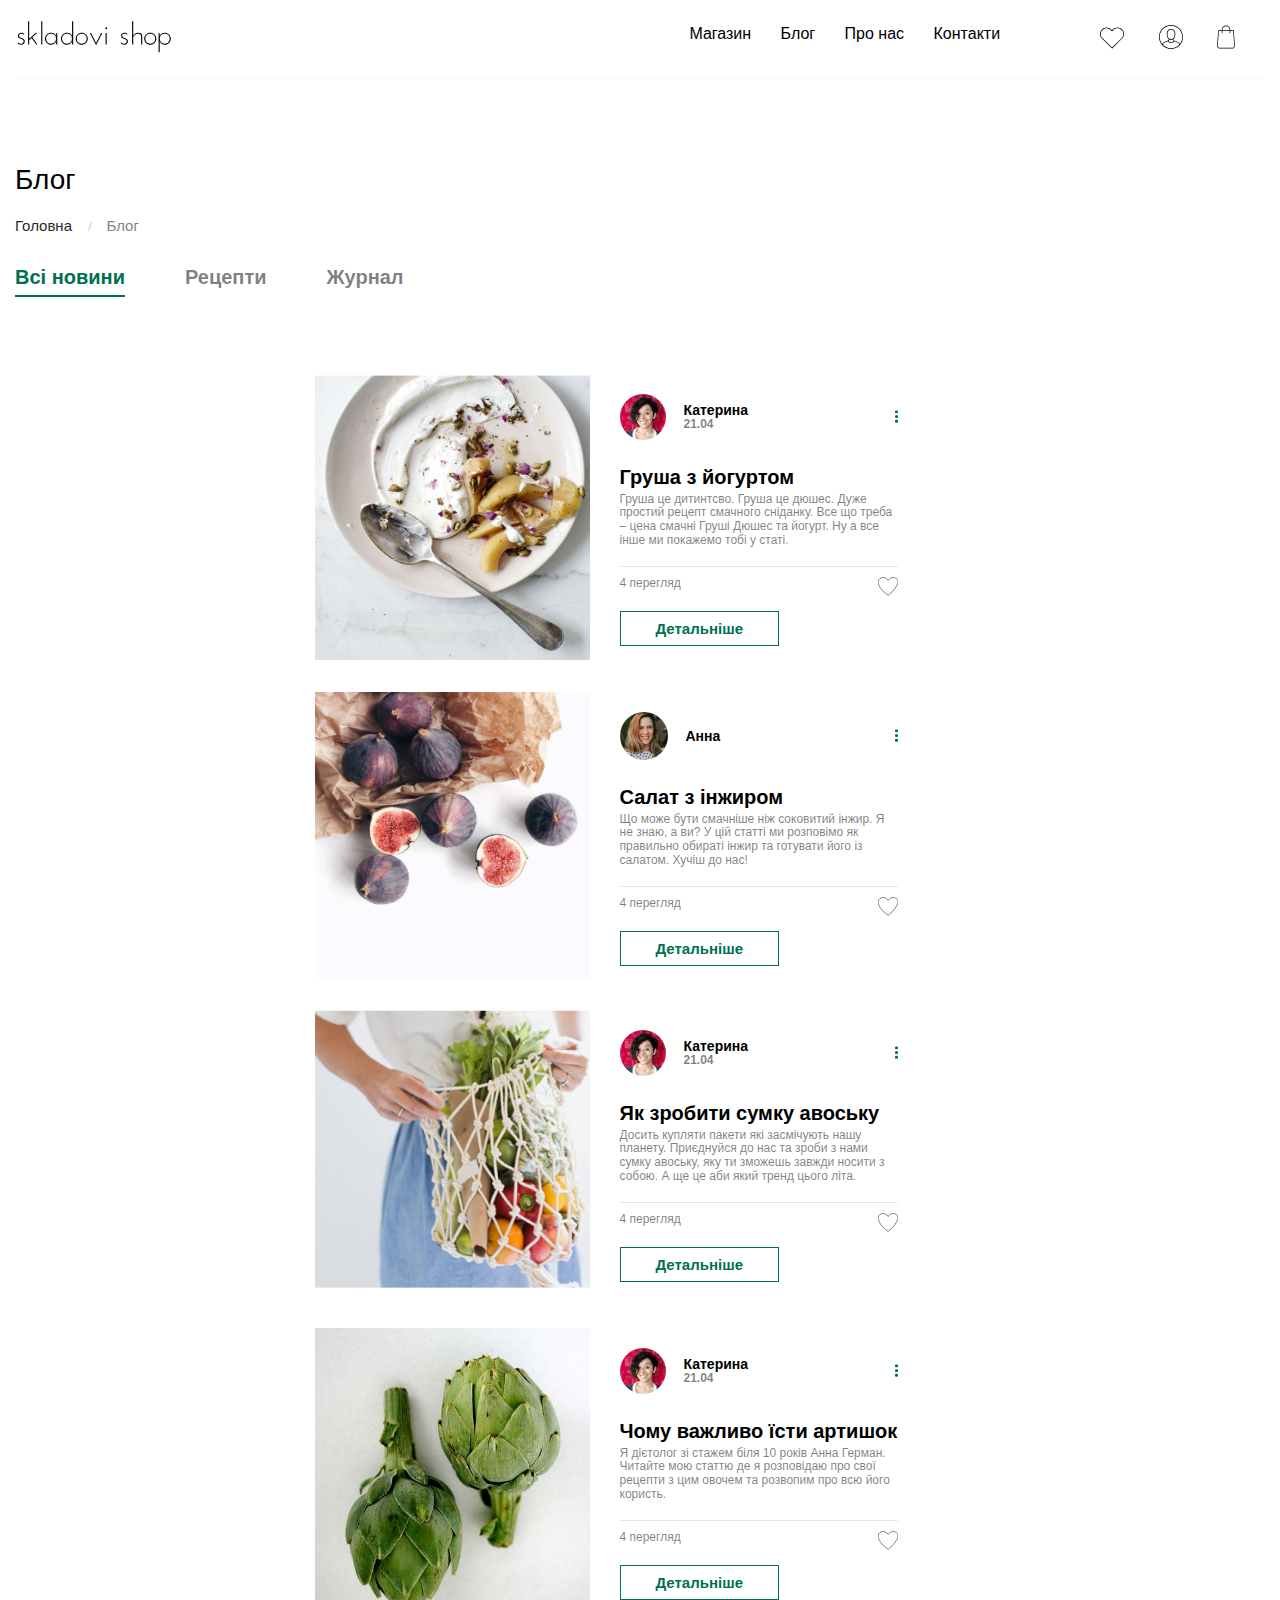
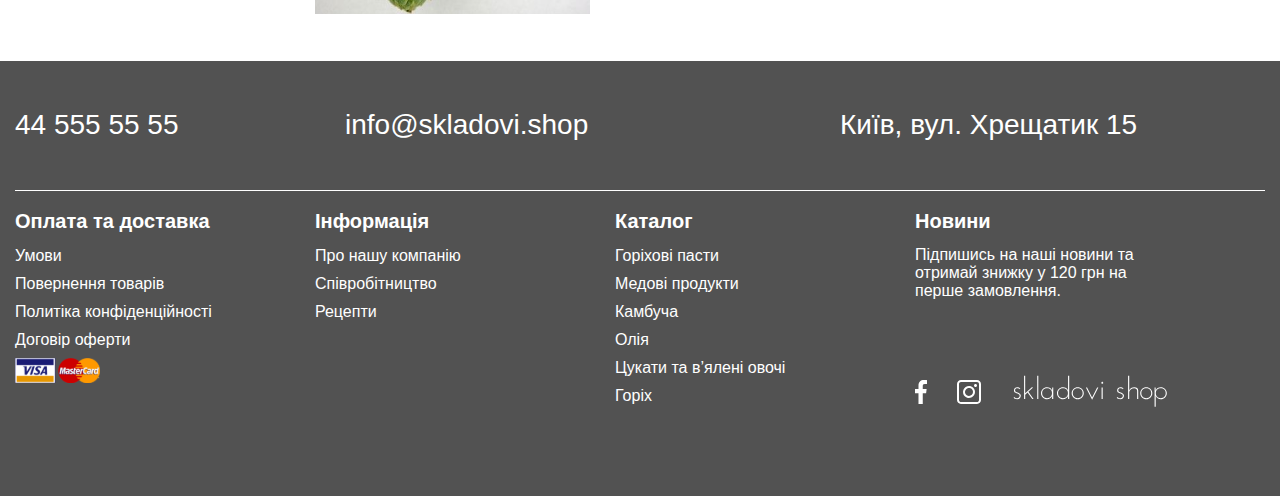
<file: blog.html>
<!DOCTYPE html>
<html lang="en">

<head>
    <meta charset="UTF-8">
    <meta name="viewport" content="width=device-width, initial-scale=1.0">
    <meta http-equiv="X-UA-Compatible" content="ie=edge">
    <title>Document</title>
    <link rel="stylesheet" href="css/libs.min.css">
    <link rel="stylesheet" href="css/jquery.formstyler.theme.css">
    <link rel="stylesheet" href="css/jquery.formstyler.css">
    <link rel="stylesheet" href="css/style.min.css">
</head>

<body>
<div class="page">
    <header class="header">
        <div class="container">
            <div class="header__inner">
                <a class="logo" href="index.html">
                    <img class="logo__img" src="images/logo.svg" alt="">
                </a>
               
                <div class="header__box">
                    <nav class="menu">
                        <div class="menu__btn">
                            <div></div>
                            <div></div>
                            <div></div>
                        </div>
                        <ul class="menu__list">
                            <li class="menu__item">
                                <a class="menu__link" href="catalog-new.html">Магазин</a>
                            </li>
                            <li class="menu__item">
                                <a class="menu__link" href="blog.html">Блог</a>
                            </li>
                            <li class="menu__item">
                                <a class="menu__link" href="about-us.html">Про нас</a>
                            </li>
                            <li class="menu__item">
                                <a class="menu__link" href="contacts.html">Контакти</a>
                            </li>
                        </ul>
                    </nav>
                    <div class="user">
                        <ul class="user__list">
                            <li class="user__item"><a class="user__list-link" href="#">
                                    <img src="images/like-icon.svg" alt="">
                                </a></li>
                            <li class="user__item"><a class="user__list-link" href="#">
                                    <img src="images/user-icon.svg" alt="">
                                </a></li>
                            <li class="user__item"><a class="user__list-link" href="#">
                                    <img src="images/basket-icon.svg" alt="">
                                </a></li>
                        </ul>
                    </div>
                </div>
                <div class="header__btn-menu icon-user"></div>
            </div>
        </div>
    </header>


<main class="main">
    <section class="blog">
        <div class="container">
            <div class="breadcrumbs">
                <h3 class="blog-title">Блог</h3>
                <ul class="breadcrumbs__list">
                    <li class="breadcrumbs__list-item">
                        <a href="index.html">Головна</a>
                    </li>
                    <li class="breadcrumbs__list-item">
                        <span>Блог</span>
                    </li>
                </ul>
            </div>

            <nav class="menu__blog-tab">
                <ul class="menu__blog-list">
                    <li class="menu__blog-link">
                        <a class="blog__tab-link blog__tab-link--active" href="#tab-1">Всі новини</a>
                    </li>
                    <li class="menu__blog-link">  
                        <a class="blog__tab-link" href="#tab-2">Рецепти</a>
                    </li>
                    <li class="menu__blog-link">
                        <a class="blog__tab-link" href="#tab-3">Журнал</a>
                    </li>
                </ul>                
            </nav>

            <div class="blog__inner">
                <div id="tab-1" class="blog__item-tabs blog__item-tabs--active">
                    <div class="blog__item">
                        <img class="blog__item-images" src="images/content/blog__img-1.svg" alt="">
                        <div class="blog__box">
                            <div class="blog__box-info">
                                <div class="blog__user">
                                    <img src="images/content/blog-user-1.svg" alt="">
                                    <div class="blog__user-name">
                                        Катерина
                                        <span>21.04</span>
                                    </div>
                                </div>
                                <img src="images/blog-btn.svg" alt="">
                            </div>
                            <div class="blog__item-title">
                                Груша з йогуртом
                            </div>
                            <div class="blog__item-text">
                                Груша це дитинтсво. Груша це дюшес.
                                Дуже простий рецепт смачного сніданку. Все що треба – цена смачні Груші Дюшес та йогурт.
                                Ну
                                а все інше
                                ми покажемо тобі у статі.
                            </div>
                            <div class="blog__more">
                                <div class="views"> 4 перегляд</div>
                                <button class="blog-favorite"></button>
                            </div>
                            <button class="blog__item-btn">Детальніше</button>
                            <div class="share">
                                <img src="images/icon/arrow-blog.svg" alt="">
                               <span>Поділитися</span> 
                            </div>
                        </div>
                       
                    </div>
                    <div class="blog__item">
                        <img class="blog__item-images" src="images/content/blog__img-2.svg" alt="">
                        <div class="blog__box">
                            <div class="blog__box-info">
                                <div class="blog__user">
                                    <img src="images/blog-user-2.svg" alt="">
                                    <div class="blog__user-name">
                                        Анна
                                        <span></span>
                                    </div>
                                </div>
                                <img src="images/blog-btn.svg" alt="">
                            </div>
                            <div class="blog__item-title">
                                Салат з інжиром
                            </div>
                            <div class="blog__item-text">
                                Що може бути смачніше ніж соковитий інжир. Я не знаю, а ви? У цій статті ми розповімо як
                                правильно обираті інжир та готувати його із салатом. Хучіш до нас!
                            </div>
                            <div class="blog__more">
                                <div class="views"> 4 перегляд</div>
                                <button class="blog-favorite"></button>
                            </div>
                            <button class="blog__item-btn">Детальніше</button>
                            <div class="share">
                                <img src="images/icon/arrow-blog.svg" alt="">
                               <span>Поділитися</span> 
                            </div>
                        </div>
                    </div>
                    <div class="blog__item">
                        <img class="blog__item-images" src="images/content/blog__img-3.svg" alt="">
                        <div class="blog__box">
                            <div class="blog__box-info">
                                <div class="blog__user">
                                    <img src="images/content/blog-user-1.svg" alt="">
                                    <div class="blog__user-name">
                                        Катерина
                                        <span>21.04</span>
                                    </div>
                                </div>
                                <img src="images/blog-btn.svg" alt="">
                            </div>
                            <div class="blog__item-title">
                                Як зробити сумку авоську
                            </div>
                            <div class="blog__item-text">
                                Досить купляти пакети які засмічують нашу планету. Приєднуйся до нас та зроби з нами
                                сумку
                                авоську, яку ти зможешь завжди носити з собою. А ще це аби який тренд цього літа.
                            </div>
                            <div class="blog__more">
                                <div class="views"> 4 перегляд</div>
                                <button class="blog-favorite"></button>
                            </div>
                            <button class="blog__item-btn">Детальніше</button>
                            <div class="share">
                                <img src="images/icon/arrow-blog.svg" alt="">
                               <span>Поділитися</span> 
                            </div>
                        </div>
                    </div>
                    <div class="blog__item">
                        <img class="blog__item-images" src="images/content/blog__img-4.svg" alt="">
                        <div class="blog__box">
                            <div class="blog__box-info">
                                <div class="blog__user">
                                    <img src="images/content/blog-user-1.svg" alt="">
                                    <div class="blog__user-name">
                                        Катерина
                                        <span>21.04</span>
                                    </div>
                                </div>
                                <img src="images/blog-btn.svg" alt="">
                            </div>
                            <div class="blog__item-title">
                                Чому важливо їсти артишок
                            </div>
                            <div class="blog__item-text">
                                Я дієтолог зі стажем біля 10 років Анна Герман. Читайте мою статтю де я розповідаю про
                                свої
                                рецепти з цим овочем та розвопим про всю його користь.
                            </div>
                            <div class="blog__more">
                                <div class="views"> 4 перегляд</div>
                                <button class="blog-favorite"></button>
                            </div>
                            <button class="blog__item-btn">Детальніше</button>
                            <div class="share">
                                <img src="images/icon/arrow-blog.svg" alt="">
                               <span>Поділитися</span> 
                            </div>
                        </div>
                    </div>
                </div>
            </div>
        </div>
    </section>
</main>
    <footer class="footer">
        <div class="container">
            <ul class="footer__list">
                <li class="footer__list-title footer__phone">
                    <a class="footer__link" href="tel:+380445555555">44 555 55 55</a>
                </li>
                <li class="footer__list-title footer__mail">
                    <a class="footer__link" href="#">info@skladovi.shop</a>
                </li>
                <li class="footer__list-title footer__adress">
                    <a class="footer__link" href="#">Київ, вул. Хрещатик 15</a>
                </li>
            </ul>
            <div class="footer__info">
                <div class="footer__menu">
                    <p class="footer__menu-title">Оплата та доставка</p>
                    <ul class="footer__menu-list">
                        <li class="footer__menu-link"><a href="#">Умови</a></li>
                        <li class="footer__menu-link"><a href="#">Повернення товарів</a></li>
                        <li class="footer__menu-link"><a href="#">Политіка конфіденційності</a></li>
                        <li class="footer__menu-link"><a href="#">Договір оферти</a></li>
                        <li class="footer__menu-link"><a href="#">
                                <img src="images/card.svg" alt="">
                            </a></li>
                    </ul>
                </div>
                <div class="footer__menu">
                    <p class="footer__menu-title">Інформація</p>
                    <ul class="footer__menu-list">
                        <li class="footer__menu-link"><a href="#">Про нашу компанію</a></li>
                        <li class="footer__menu-link"><a href="#">Співробітництво</a></li>
                        <li class="footer__menu-link"><a href="#">Рецепти</a></li>

                    </ul>
                </div>
                <div class="footer__menu">
                    <p class="footer__menu-title">Каталог</p>
                    <ul class="footer__menu-list">
                        <li class="footer__menu-link"><a href="#">Горіхові пасти</a></li>
                        <li class="footer__menu-link"><a href="#">Медові продукти</a></li>
                        <li class="footer__menu-link"><a href="#">Камбуча</a></li>
                        <li class="footer__menu-link"><a href="#">Олія</a></li>
                        <li class="footer__menu-link"><a href="#">Цукати та в’ялені овочі</a></li>
                        <li class="footer__menu-link"><a href="#">Горіх</a></li>
                    </ul>
                </div>
                <div class="footer__menu footer__menu-new">
                    <p class="footer__menu-title">Новини</p>
                    <div class="footer__menu-box">
                        <div class="footer__text">Підпишись на наші новини та отримай знижку у 120 грн на перше
                            замовлення.</div>
                        <div class="footer__coshil">
                            <ul class="footer__soshil-list">
                                <li class="footer__coshil-link"><a href="#">
                                    <img src="images/facebock.svg" alt="">
                                </a></li>
                                <li class="footer__coshil-link"><a href="#">
                                    <img src="images/content/instagram.svg" alt="">
                                </a></li>
                                <li class="footer__coshil-link"><a href="#">
                                    <img src="images/content/footer-logo.svg" alt="">
                                </a></li>
                            </ul>
                        </div>
                    </div>
                </div>
            </div>
        </div>
        </div>
    </footer>
</div>

    <!--<script src="https://ajax.googleapis.com/ajax/libs/jquery/3.4.1/jquery.min.js"></script>-->
    <script src="https://cdnjs.cloudflare.com/ajax/libs/jquery/3.5.1/jquery.min.js"></script>
    <script src="js/libs.min.js"></script>
    <script src="js/jquery.formstyler.min.js"></script>
    <script src="js/main.js"></script>

</body>

</html>
</file>
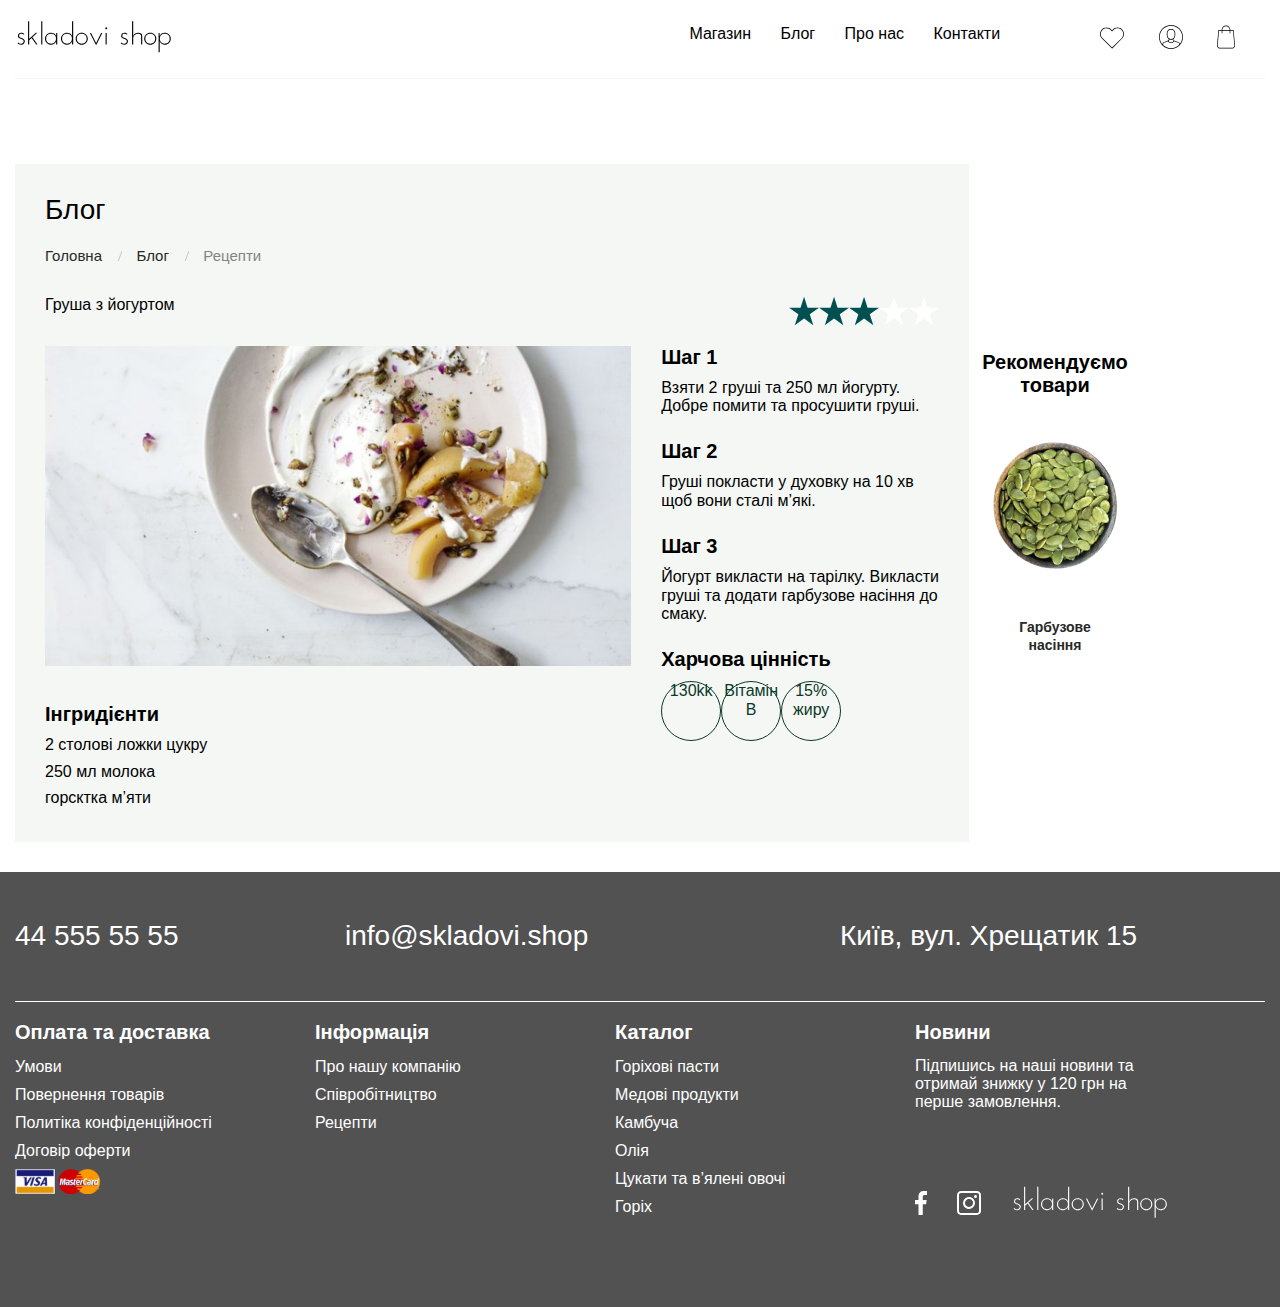
<file: blog_recipes.html>
<!DOCTYPE html>
<html lang="en">

<head>
    <meta charset="UTF-8">
    <meta name="viewport" content="width=device-width, initial-scale=1.0">
    <meta http-equiv="X-UA-Compatible" content="ie=edge">
    <title>Document</title>
    <link rel="stylesheet" href="css/libs.min.css">
    <link rel="stylesheet" href="css/jquery.formstyler.theme.css">
    <link rel="stylesheet" href="css/jquery.formstyler.css">
    <link rel="stylesheet" href="css/style.min.css">
</head>

<body>
<div class="page">
    <header class="header">
        <div class="container">
            <div class="header__inner">
                <a class="logo" href="index.html">
                    <img class="logo__img" src="images/logo.svg" alt="">
                </a>
               
                <div class="header__box">
                    <nav class="menu">
                        <div class="menu__btn">
                            <div></div>
                            <div></div>
                            <div></div>
                        </div>
                        <ul class="menu__list">
                            <li class="menu__item">
                                <a class="menu__link" href="catalog-new.html">Магазин</a>
                            </li>
                            <li class="menu__item">
                                <a class="menu__link" href="blog.html">Блог</a>
                            </li>
                            <li class="menu__item">
                                <a class="menu__link" href="about-us.html">Про нас</a>
                            </li>
                            <li class="menu__item">
                                <a class="menu__link" href="contacts.html">Контакти</a>
                            </li>
                        </ul>
                    </nav>
                    <div class="user">
                        <ul class="user__list">
                            <li class="user__item"><a class="user__list-link" href="#">
                                    <img src="images/like-icon.svg" alt="">
                                </a></li>
                            <li class="user__item"><a class="user__list-link" href="#">
                                    <img src="images/user-icon.svg" alt="">
                                </a></li>
                            <li class="user__item"><a class="user__list-link" href="#">
                                    <img src="images/basket-icon.svg" alt="">
                                </a></li>
                        </ul>
                    </div>
                </div>
                <div class="header__btn-menu icon-user"></div>
            </div>
        </div>
    </header>
    <main class="main">
  <section class="blog">
        <div class="container-fluid">
            <div class="blog__recipes-inner">
                <div class="blog__recipes-boxitem">
                    <div class="blog__recipes">
                        <div class="breadcrumbs">
                            <h3 class="blog-title">Блог</h3>
                            <ul class="breadcrumbs__list">
                                <li class="breadcrumbs__list-item">
                                    <a href="index.html">Головна</a>
                                </li>
                                <li class="breadcrumbs__list-item">
                                    <span>Блог</span>
                                </li>
                                <li class="breadcrumbs__list-item">
                                    <span>Рецепти</span>
                                </li> 
                            </ul>
                        </div>
                        <div class="blog__recipes-box">
                            <div class="blog__recipes-title">Груша з йогуртом</div>
                            <div class="star-blog"></div>
                        </div>
                        <div class="box-anather">
                            <div class="box-anather-box">
                                <img src="images/recioe-2.png" alt="">
                                <div class="box-anather__info">
                                    <div class="box-anather__title">Інгридієнти</div>
                                    <ul class="box-anather__text">
                                        <li>2 столові ложки цукру</li>
                                        <li>250 мл молока</li>
                                        <li>горсктка м’яти</li>  
                                    </uk>
                                </div>
                            </div>
                            
                            <div class="box-list">
                                <div class="box-text">
                                    <p>Шаг 1</p>
                                    Взяти 2 груші та 250 мл йогурту. Добре помити та просушити груші. 
                                </div>
                                <div class="box-text">
                                    <p>Шаг 2</p>
                                    Груші покласти у духовку на 10 хв щоб вони сталі м’які.
                                </div>
                                <div class="box-text">
                                    <p>Шаг 3</p>
                                    Йогурт викласти на тарілку. Викласти груші та додати гарбузове насіння до смаку.
                                </div>
                                <div class="box-text">
                                    <p>Харчова цінність</p>
                                    <ul class="box-text__img">
                                        <li class="">
                                            <span>130</span>kk
                                        </li>
                                        <li class="">
                                            Вітамін B
                                        </li>
                                        <li class="">
                                            <div>15% <br> жиру</div>
                                            
                                        </li>
                                    </ul>
                                </div>
                            </div>
                        </div>
                    </div>
                </div>
                <div class="rec-products__box">
                    <div class="rec-products__item">
                        <div class="rec-product__title">
                            Рекомендуємо <br> товари
                        </div>
        
                        <div class="rec-product__img">
                            <img src="images/rec-img.png" alt="">
                        </div>
                        <span>Гарбузове <br> насіння</span>
                    </div>
                </div>
            </div>
        </div>
    </section> 
</main>  
    <footer class="footer">
        <div class="container">
            <ul class="footer__list">
                <li class="footer__list-title footer__phone">
                    <a class="footer__link" href="tel:+380445555555">44 555 55 55</a>
                </li>
                <li class="footer__list-title footer__mail">
                    <a class="footer__link" href="#">info@skladovi.shop</a>
                </li>
                <li class="footer__list-title footer__adress">
                    <a class="footer__link" href="#">Київ, вул. Хрещатик 15</a>
                </li>
            </ul>
            <div class="footer__info">
                <div class="footer__menu">
                    <p class="footer__menu-title">Оплата та доставка</p>
                    <ul class="footer__menu-list">
                        <li class="footer__menu-link"><a href="#">Умови</a></li>
                        <li class="footer__menu-link"><a href="#">Повернення товарів</a></li>
                        <li class="footer__menu-link"><a href="#">Политіка конфіденційності</a></li>
                        <li class="footer__menu-link"><a href="#">Договір оферти</a></li>
                        <li class="footer__menu-link"><a href="#">
                                <img src="images/card.svg" alt="">
                            </a></li>
                    </ul>
                </div>
                <div class="footer__menu">
                    <p class="footer__menu-title">Інформація</p>
                    <ul class="footer__menu-list">
                        <li class="footer__menu-link"><a href="#">Про нашу компанію</a></li>
                        <li class="footer__menu-link"><a href="#">Співробітництво</a></li>
                        <li class="footer__menu-link"><a href="#">Рецепти</a></li>

                    </ul>
                </div>
                <div class="footer__menu">
                    <p class="footer__menu-title">Каталог</p>
                    <ul class="footer__menu-list">
                        <li class="footer__menu-link"><a href="#">Горіхові пасти</a></li>
                        <li class="footer__menu-link"><a href="#">Медові продукти</a></li>
                        <li class="footer__menu-link"><a href="#">Камбуча</a></li>
                        <li class="footer__menu-link"><a href="#">Олія</a></li>
                        <li class="footer__menu-link"><a href="#">Цукати та в’ялені овочі</a></li>
                        <li class="footer__menu-link"><a href="#">Горіх</a></li>
                    </ul>
                </div>
                <div class="footer__menu footer__menu-new">
                    <p class="footer__menu-title">Новини</p>
                    <div class="footer__menu-box">
                        <div class="footer__text">Підпишись на наші новини та отримай знижку у 120 грн на перше
                            замовлення.</div>
                        <div class="footer__coshil">
                            <ul class="footer__soshil-list">
                                <li class="footer__coshil-link"><a href="#">
                                    <img src="images/facebock.svg" alt="">
                                </a></li>
                                <li class="footer__coshil-link"><a href="#">
                                    <img src="images/content/instagram.svg" alt="">
                                </a></li>
                                <li class="footer__coshil-link"><a href="#">
                                    <img src="images/content/footer-logo.svg" alt="">
                                </a></li>
                            </ul>
                        </div>
                    </div>
                </div>
            </div>
        </div>
        </div>
    </footer>
</div>
    <!--<script src="https://ajax.googleapis.com/ajax/libs/jquery/3.4.1/jquery.min.js"></script>-->
    <script src="https://cdnjs.cloudflare.com/ajax/libs/jquery/3.5.1/jquery.min.js"></script>
    <script src="js/libs.min.js"></script>
    <script src="js/jquery.formstyler.min.js"></script>
    <script src="js/main.js"></script>

</body>

</html>
</file>
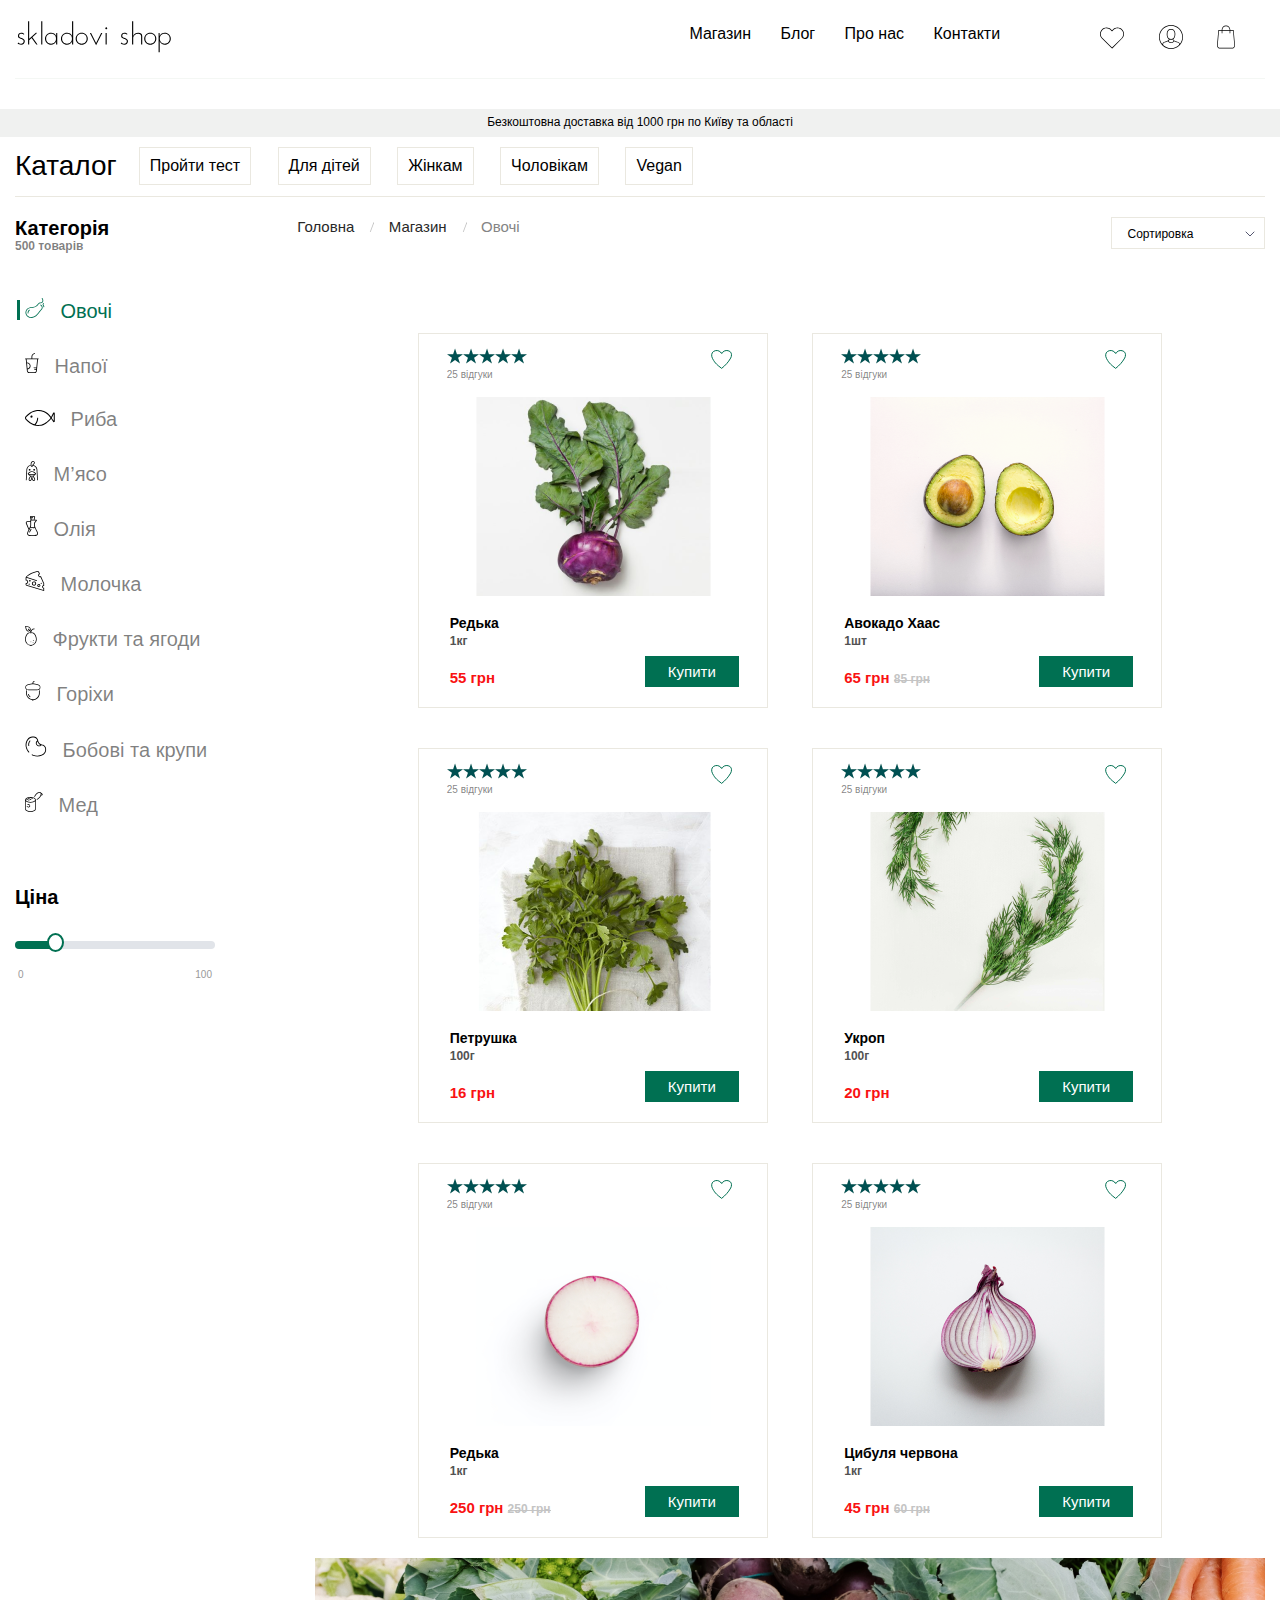
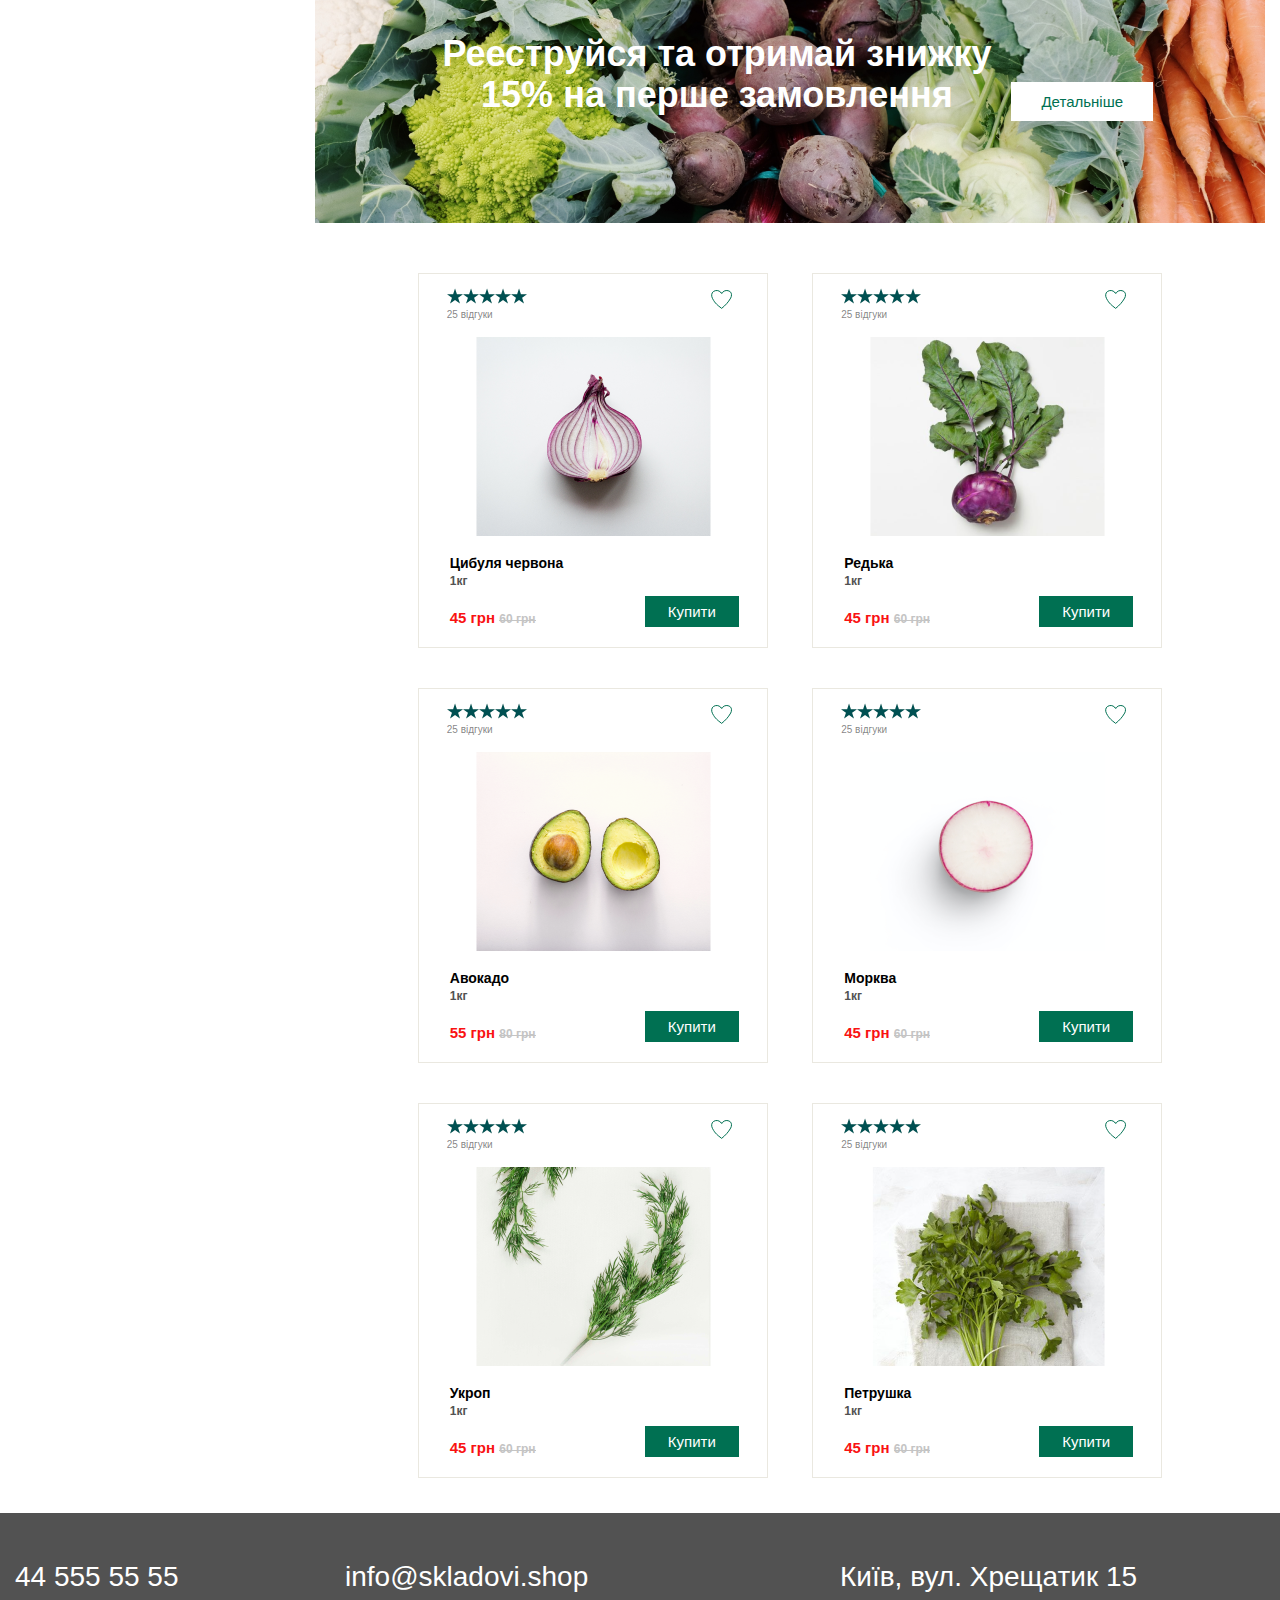
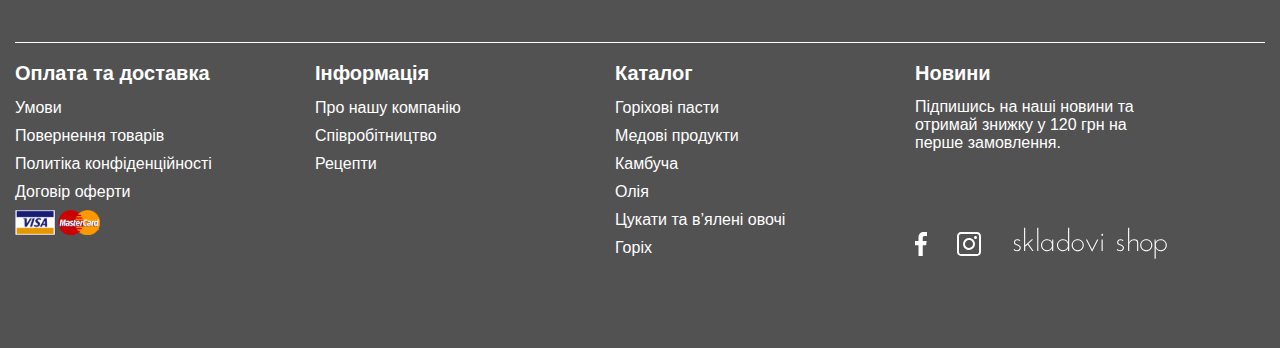
<file: catalog-new.html>
<!DOCTYPE html>
<html lang="en">

<head>
    <meta charset="UTF-8">
    <meta name="viewport" content="width=device-width, initial-scale=1.0">
    <meta http-equiv="X-UA-Compatible" content="ie=edge">
    <title>Document</title>
    <link rel="stylesheet" href="css/libs.min.css">
    <link rel="stylesheet" href="css/jquery.formstyler.theme.css">
    <link rel="stylesheet" href="css/jquery.formstyler.css">
    <link rel="stylesheet" href="css/style.min.css">
</head>

<body>
<div class="page">
    <header class="header">
        <div class="container">
            <div class="header__inner">
                <a class="logo" href="index.html">
                    <img class="logo__img" src="images/logo.svg" alt="">
                </a>
               
                <div class="header__box">
                    <nav class="menu">
                        <div class="menu__btn">
                            <div></div>
                            <div></div>
                            <div></div>
                        </div>
                        <ul class="menu__list">
                            <li class="menu__item">
                                <a class="menu__link" href="catalog-new.html">Магазин</a>
                            </li>
                            <li class="menu__item">
                                <a class="menu__link" href="blog.html">Блог</a>
                            </li>
                            <li class="menu__item">
                                <a class="menu__link" href="about-us.html">Про нас</a>
                            </li>
                            <li class="menu__item">
                                <a class="menu__link" href="contacts.html">Контакти</a>
                            </li>
                        </ul>
                    </nav>
                    <div class="user">
                        <ul class="user__list">
                            <li class="user__item"><a class="user__list-link" href="#">
                                    <img src="images/like-icon.svg" alt="">
                                </a></li>
                            <li class="user__item"><a class="user__list-link" href="account.html">
                                    <img src="images/user-icon.svg" alt="">
                                </a></li>
                            <li class="user__item"><a class="user__list-link" href="#">
                                    <img src="images/basket-icon.svg" alt="">
                                </a></li>
                        </ul>
                    </div>
                </div>
                <div class="header__btn-menu icon-user"></div>
            </div>
        </div>
    </header>
    <main class="main">
    <div class="info__delivery">
        <div class="container">
            <p class="info__delivery-text">
                Безкоштовна доставка від 1000 грн по Київу та області
            </p>
        </div>
    </div>
    <section class="catalog">
        <div class="container">
            <div class="catalog__menu">
                <div class="catalog__box-1">
                    <div class="catalog__menu-title">
                        Каталог
                    </div>
                    <div class="catalog__inner-btn">
                        <button class="catalog__menu-btn ">Пройти тест</button>
                        <button class="catalog__menu-btn">Для дітей</button>
                        <button class="catalog__menu-btn">Жінкам</button>
                        <button class="catalog__menu-btn">Чоловікам</button>
                        <button class="catalog__menu-btn">Vegan</button>
                    </div>
                </div>
                <div class="catalog__box-menu">
                    <div class="aside__title">
                        Категорія
                        <span>500 товарів</span>
                    </div>
                    <div class="menu__filter-box">
                        <div class="breadcrumbs">
                            <ul class="breadcrumbs__list">
                                <li class="breadcrumbs__list-item"><a href="index.html">Головна</a></li>
                                <li class="breadcrumbs__list-item"><a href="catalog-new.html">Магазин</a></li>
                                <li class="breadcrumbs__list-item"><a href="#">Овочі</a></li>
                            </ul>
                        </div>
                        <div class="catalog_sorting">
                            <select class="filter-styler">
                                <option>Сортировка</option>
                                <option>Нижча ціна</option>
                                <option>Вища ціна</option>
                                <option>Популярне</option>
                            </select>
                        </div>
                    </div>
                </div>
            </div>

            <div class="catalog__inner-tab">

                <div class="tabs catalog__tabs">
                    <a class="tab catalog__tab tab--active on-tab" href="#produckt-1">
                        <svg width="20" height="20" viewBox="0 0 20 20" fill="none"
                        xmlns="http://www.w3.org/2000/svg">
                        <path
                            d="M6.18959 20C3.78653 20 1.74566 18.7306 0.862751 16.6241C0.471562 15.6893 0.357402 14.6618 0.533877 13.664C0.710353 12.6661 1.17002 11.7401 1.85809 10.9962C3.17521 9.57843 4.83187 9.3046 6.27896 9.22369C8.63162 9.09218 10.2783 8.5434 11.4611 7.49654C11.6784 7.30375 11.8802 7.09413 12.0645 6.86961L12.1594 6.75381C12.7191 6.07005 13.298 5.36293 14.0727 4.85893C14.6061 4.52895 15.2252 4.3643 15.852 4.38575C16.3513 4.38197 16.6798 4.32229 16.9855 4.01846C17.5709 3.43683 17.4721 2.42006 17.3611 1.86567C17.2754 1.43445 17.0988 1.02642 16.8432 0.668749C16.782 0.586722 16.7531 0.485076 16.762 0.383145C16.7709 0.281213 16.817 0.186108 16.8914 0.115919L16.8999 0.108134C16.9433 0.0685254 16.9948 0.0386186 17.0507 0.0203989C17.1066 0.00217926 17.1657 -0.0039363 17.2242 0.00245826C17.2827 0.00885283 17.3391 0.0276112 17.3898 0.057488C17.4404 0.0873647 17.4841 0.127676 17.518 0.175746C17.8453 0.631328 18.0712 1.15167 18.1806 1.70182C18.4291 2.94283 18.2139 3.97612 17.5748 4.61122C17.0159 5.16663 16.3958 5.21744 15.8583 5.22152C15.3913 5.19956 14.9284 5.31728 14.5286 5.55962C13.8626 5.99281 13.3253 6.64882 12.806 7.28331L12.7105 7.39971C12.4982 7.65861 12.2657 7.90025 12.0151 8.12235C10.6839 9.30051 8.87607 9.91561 6.32549 10.0582C5.0449 10.1297 3.58555 10.3647 2.47064 11.5651C1.89167 12.1911 1.50493 12.9704 1.35653 13.81C1.20812 14.6497 1.30432 15.5143 1.63364 16.3008C2.46615 18.2874 4.53396 19.395 6.89906 19.123C9.75306 18.7951 11.7048 16.6155 13.6157 14.2173C13.9189 13.837 14.2262 13.4591 14.5337 13.081C14.9778 12.5347 15.4164 11.984 15.8494 11.4287C16.2135 10.9598 16.6546 10.5005 16.7888 9.90505C16.8713 9.48882 16.8302 9.05755 16.6706 8.66437C16.5111 8.27119 16.24 7.93326 15.8908 7.69222C15.693 7.55053 15.5143 7.38382 15.3593 7.19626C15.0251 6.79375 15.6745 6.27307 16.0112 6.67305C16.1182 6.80092 16.2409 6.91478 16.3764 7.01193C16.781 7.30027 17.1094 7.68266 17.3333 8.12614C17.5573 8.56962 17.67 9.0609 17.6619 9.55765C17.652 9.95303 17.5589 10.3419 17.3888 10.6989C17.1088 11.2007 16.7751 11.6706 16.3938 12.1005C15.9957 12.6077 15.589 13.108 15.1821 13.6082C14.8763 13.9843 14.5706 14.36 14.2694 14.738C12.3257 17.1774 10.1628 19.5893 6.99455 19.9535C6.72734 19.9843 6.45858 19.9998 6.18959 20Z"
                            fill="#000000" />
                        <path
                            d="M2.58372 15.1701C2.57035 14.3638 2.73286 12.6897 4.17923 11.7261C4.22735 11.6933 4.28192 11.6712 4.33927 11.6613C4.39662 11.6513 4.45543 11.6538 4.51178 11.6684C4.56812 11.683 4.62069 11.7095 4.66598 11.746C4.71126 11.7826 4.74821 11.8284 4.77435 11.8804L4.78549 11.903C4.8287 11.9933 4.83752 12.0962 4.8103 12.1925C4.78307 12.2889 4.72167 12.372 4.63759 12.4263C3.5253 13.1788 3.40625 14.5183 3.4184 15.1563C3.41988 15.255 3.38519 15.3508 3.32087 15.4256C3.25656 15.5004 3.16707 15.5491 3.06932 15.5625L3.04585 15.5657C2.98888 15.5738 2.93084 15.5696 2.87561 15.5535C2.82037 15.5374 2.76919 15.5097 2.72548 15.4723C2.68177 15.4348 2.64652 15.3886 2.62208 15.3365C2.59764 15.2844 2.58456 15.2277 2.58372 15.1701Z"
                            fill="#000000" />
                        <path
                            d="M18.9506 9.25264C18.8462 9.2651 18.741 9.23774 18.6559 9.17602C18.5708 9.1143 18.5121 9.02276 18.4916 8.91967C18.3927 8.41745 18.2 7.93839 17.9235 7.50759C17.7828 7.29207 17.6877 7.04997 17.6442 6.79626C17.6008 6.54256 17.6098 6.28263 17.6707 6.03254C17.7519 5.69315 17.9221 5.38156 18.1639 5.12986C18.2087 5.08294 18.2638 5.04708 18.3249 5.02508C18.3859 5.00308 18.4512 4.99555 18.5157 5.00308C18.5802 5.01061 18.642 5.03299 18.6963 5.06847C18.7507 5.10395 18.796 5.15156 18.8288 5.20754C18.8742 5.28766 18.8923 5.38041 18.8802 5.4717C18.8681 5.56299 18.8266 5.64785 18.7619 5.7134C18.6257 5.85667 18.5298 6.03334 18.4838 6.22556C18.4495 6.36562 18.4443 6.51123 18.4684 6.65339C18.4926 6.79556 18.5456 6.93127 18.6242 7.05216C18.9588 7.57212 19.192 8.1507 19.3115 8.75736C19.3225 8.81381 19.3217 8.87192 19.3093 8.92807C19.2968 8.98421 19.2729 9.03717 19.239 9.08365C19.2051 9.13013 19.162 9.16912 19.1124 9.1982C19.0628 9.22727 19.0077 9.24581 18.9506 9.25264Z"
                            fill="#000000" />
                         </svg>

                        <span>Овочі</span>
                    </a>
                    <a class="tab catalog__tab" href="#produckt-10">
                        <svg width="14" height="20" viewBox="0 0 14 20" fill="none"
                                xmlns="http://www.w3.org/2000/svg">
                                <path
                                    d="M13.2617 5.49039H7.29609V3.71642C7.29609 3.23253 7.42495 2.75736 7.66943 2.33977C7.9139 1.92217 8.26516 1.57721 8.68712 1.34033L9.70757 0.767494C9.75452 0.741137 9.79581 0.705792 9.8291 0.663476C9.86239 0.62116 9.88702 0.572701 9.90158 0.520867C9.91614 0.469033 9.92035 0.414838 9.91397 0.361378C9.90758 0.307917 9.89073 0.256237 9.86437 0.209289C9.83802 0.162341 9.80267 0.121043 9.76036 0.0877548C9.71804 0.0544663 9.66958 0.0298387 9.61775 0.0152779C9.56591 0.000717083 9.51172 -0.00349164 9.45826 0.00289201C9.4048 0.00927565 9.35312 0.0261266 9.30617 0.0524829L8.28562 0.625405C7.73677 0.933507 7.27987 1.38221 6.96188 1.92538C6.64389 2.46856 6.47628 3.08662 6.47629 3.71603V5.49039H0.510488C0.401775 5.49039 0.297515 5.53358 0.220644 5.61045C0.143772 5.68732 0.100586 5.79158 0.100586 5.9003C0.100586 6.00901 0.143772 6.11327 0.220644 6.19014C0.297515 6.26701 0.401775 6.3102 0.510488 6.3102H0.780187L1.93354 17.9687C1.98692 18.5258 2.24643 19.0429 2.6612 19.4187C3.07598 19.7944 3.61612 20.0017 4.17579 20H9.59659C10.1562 20.0016 10.6963 19.7943 11.1111 19.4186C11.5258 19.0428 11.7854 18.5258 11.8388 17.9687L12.9922 6.3102H13.2617C13.3704 6.3102 13.4747 6.26701 13.5515 6.19014C13.6284 6.11327 13.6716 6.00901 13.6716 5.9003C13.6716 5.79158 13.6284 5.68732 13.5515 5.61045C13.4747 5.53358 13.3704 5.49039 13.2617 5.49039H13.2617ZM2.00129 10.3261C2.03881 10.3245 2.07624 10.3205 2.11387 10.3205C2.78005 10.3201 3.42182 10.5711 3.91085 11.0235C4.39988 11.4759 4.70013 12.0962 4.75154 12.7604C4.80295 13.4246 4.60174 14.0837 4.18815 14.6059C3.77456 15.1281 3.17907 15.475 2.52077 15.5771L2.00129 10.3261ZM11.3687 14.3937H9.00315C8.89444 14.3937 8.79018 14.4368 8.7133 14.5137C8.63643 14.5906 8.59325 14.6948 8.59325 14.8036C8.59325 14.9123 8.63643 15.0165 8.7133 15.0934C8.79018 15.1703 8.89444 15.2135 9.00315 15.2135H11.2876L11.2077 16.0217H9.618C9.50929 16.0217 9.40503 16.0648 9.32816 16.1417C9.25129 16.2186 9.2081 16.3228 9.2081 16.4316C9.2081 16.5403 9.25129 16.6445 9.32816 16.7214C9.40503 16.7983 9.50929 16.8415 9.618 16.8415H11.1265L11.023 17.8878C10.989 18.2422 10.8239 18.5712 10.5601 18.8102C10.2962 19.0493 9.95262 19.1812 9.59659 19.1802H4.17579C3.81974 19.1813 3.47612 19.0494 3.21225 18.8103C2.94839 18.5712 2.7833 18.2423 2.74933 17.8878L2.60143 16.3932C3.46935 16.2703 4.25838 15.8228 4.8094 15.1411C5.36041 14.4593 5.63242 13.594 5.57057 12.7196C5.50872 11.8452 5.1176 11.0268 4.47611 10.4294C3.83461 9.83206 2.99045 9.50015 2.11387 9.50065C2.04922 9.50065 1.98498 9.5068 1.92053 9.51037L1.60399 6.3102H12.1684L11.3687 14.3937Z"
                                    fill="black" />
                                </svg>
                                <span>Напої</span>
                    </a>
                    <a class="tab catalog__tab" href="#produckt-2">
                        <svg width="30" height="16" viewBox="0 0 30 16" fill="none"
                            xmlns="http://www.w3.org/2000/svg">
                            <path
                            d="M29.1144 2.51711C28.911 2.46656 28.6965 2.48595 28.5055 2.57216C28.3145 2.65836 28.158 2.80636 28.0613 2.99232L26.6961 5.76693L26.0884 6.96691L25.9987 6.83503C25.1328 5.51569 24.0729 4.33451 22.8546 3.33139C21.6825 2.38958 20.376 1.62854 18.9785 1.07354C18.3359 0.819485 17.6768 0.60923 17.0058 0.444217C16.6719 0.36202 16.3379 0.290097 15.9989 0.233587C14.3152 -0.0643459 12.5933 -0.0773704 10.9052 0.195057L10.8667 0.202763C9.5443 0.414208 8.25891 0.813833 7.04969 1.38948C6.36486 1.71862 5.70438 2.0962 5.07329 2.51934C5.06301 2.52493 5.0556 2.52901 5.05485 2.53177C3.4776 3.62097 2.01352 4.86554 0.684557 6.24681C0.268251 6.66655 0.0245926 7.22721 0.00176237 7.81794C-0.0210679 8.40868 0.178592 8.98647 0.561262 9.43709C1.50394 10.5313 6.54881 15.9923 13.3686 16H13.384C14.0256 16 14.6663 15.9516 15.3007 15.8552C15.9423 15.7571 16.5757 15.6113 17.1956 15.4189C17.8324 15.2207 18.4544 14.9779 19.0571 14.6922C19.6868 14.3933 20.2966 14.0541 20.8827 13.6767C21.5031 13.277 22.1 12.8419 22.6704 12.3735C23.2793 11.8735 23.8626 11.343 24.4179 10.7841C24.9129 10.2876 25.3788 9.76745 25.8325 9.23405C25.9353 9.11315 26.0381 8.99227 26.1409 8.8714C26.8166 9.86338 27.5873 10.9934 28.1332 11.7925C28.2516 11.9679 28.4284 12.0955 28.6322 12.1525C28.8359 12.2094 29.0533 12.192 29.2454 12.1033C29.4057 12.026 29.5405 11.9043 29.6338 11.7527C29.7271 11.6011 29.7751 11.426 29.772 11.248V3.38019C29.7739 3.1837 29.7103 2.99217 29.5913 2.83586C29.4722 2.67956 29.3044 2.5674 29.1144 2.51711ZM13.384 14.9725H13.3712C12.469 14.9691 11.5699 14.8663 10.6903 14.6658C12.2014 12.8513 13.0793 10.5933 13.1905 8.23457C13.1938 8.16483 13.183 8.09512 13.1587 8.02966C13.1344 7.96421 13.0971 7.90436 13.049 7.85374C13.0009 7.80311 12.943 7.76277 12.8789 7.73514C12.8147 7.7075 12.7457 7.69316 12.6759 7.69297C12.5448 7.69268 12.4186 7.74277 12.3234 7.83287C12.2282 7.92297 12.1712 8.04621 12.1643 8.17711C12.0476 10.478 11.1328 12.6662 9.57716 14.3655C5.16166 12.9696 2.04297 9.5836 1.33959 8.76666C1.12497 8.51288 1.01352 8.18775 1.02732 7.85568C1.04111 7.52361 1.17915 7.20883 1.41408 6.97374C2.68572 5.64916 4.08564 4.45402 5.59328 3.40587C6.20882 2.99173 6.85451 2.62424 7.52491 2.30649C8.64825 1.77403 9.84186 1.40469 11.0696 1.20967C13.608 0.799328 16.2101 1.08244 18.6009 2.02907C19.9026 2.54535 21.1192 3.25453 22.2099 4.1328C23.3499 5.07103 24.3407 6.17705 25.1484 7.41298C25.2637 7.58263 25.3971 7.77887 25.5412 7.99056L24.5553 9.14974C21.0539 13.0138 17.2972 14.9725 13.384 14.9725L13.384 14.9725ZM26.7485 7.93723L28.7446 3.996V10.8652C28.1519 9.99754 27.3854 8.87266 26.7486 7.93722L26.7485 7.93723Z"
                            fill="black" />
                            <path
                            d="M6.49305 5.53101C6.27926 5.53101 6.07027 5.59442 5.8925 5.7132C5.71474 5.83198 5.5762 6.00081 5.49439 6.19834C5.41257 6.39586 5.39117 6.61321 5.43288 6.82289C5.4746 7.03258 5.57755 7.22519 5.72873 7.37636C5.87991 7.52754 6.07252 7.63049 6.28221 7.6722C6.4919 7.7139 6.70924 7.6925 6.90677 7.61068C7.10429 7.52886 7.27311 7.39031 7.39189 7.21255C7.51067 7.03478 7.57407 6.82579 7.57407 6.61199C7.57407 6.47003 7.54611 6.32946 7.49179 6.19831C7.43746 6.06715 7.35784 5.94798 7.25745 5.8476C7.15707 5.74722 7.0379 5.6676 6.90674 5.61328C6.77559 5.55895 6.63501 5.531 6.49305 5.53101Z"
                            fill="black" />
                        </svg>
                        <span>Риба</span>
                    </a>
                    <a class="tab catalog__tab" href="#produckt-3">
                        <svg width="13" height="20" viewBox="0 0 13 20" fill="none"
                            xmlns="http://www.w3.org/2000/svg">
                            <path
                                d="M12.308 8.12389L12.3004 8.06847C11.7155 5.27042 9.76801 4.28423 8.37285 3.94021C8.58927 3.60218 8.85756 3.30033 9.16786 3.04575C9.42156 2.83501 9.60936 2.55581 9.70891 2.24139C9.80847 1.92696 9.81558 1.59055 9.7294 1.2722C9.64322 0.953848 9.46739 0.666963 9.22282 0.445691C8.97825 0.224419 8.67525 0.0780802 8.34989 0.0240925C8.11364 -0.016203 7.87152 -0.00586084 7.63957 0.0544344C7.40761 0.11473 7.19111 0.223603 7.00439 0.373848C5.75061 1.38872 5.58431 2.81449 5.68379 3.87522C4.28088 4.15617 2.09445 5.07548 1.46947 8.06846L1.46378 8.09522L0.855957 19.1479L1.61849 19.1899L2.22443 8.19652C2.76915 5.63738 4.60385 4.85376 5.79837 4.61869C5.82516 4.73719 5.85194 4.84422 5.87676 4.93787C5.92486 5.10778 6.01391 5.2633 6.13609 5.39079C6.25828 5.51829 6.40987 5.61386 6.57759 5.66914C6.7453 5.72442 6.92402 5.73771 7.09806 5.70785C7.27211 5.67799 7.43618 5.60589 7.57588 5.49787C7.76448 5.35176 7.89843 5.14643 7.95616 4.91493C7.97927 4.81863 8.00734 4.72358 8.04024 4.63016C9.23476 4.88244 11.0103 5.68516 11.5455 8.19652L12.1514 19.1899L12.9158 19.1479L12.308 8.12389ZM7.74403 3.50444C7.68291 3.6 7.62747 3.69556 7.57391 3.79494C7.44862 4.02761 7.34684 4.27218 7.27005 4.52503C7.24905 4.59384 7.22995 4.66264 7.21275 4.73145C7.19458 4.79669 7.1556 4.85422 7.10173 4.89528C7.04786 4.93633 6.98206 4.95867 6.91433 4.95888C6.8466 4.9591 6.78066 4.93719 6.72653 4.89648C6.6724 4.85577 6.63305 4.79849 6.61447 4.73336C6.59534 4.66646 6.57816 4.59766 6.55904 4.52312C6.50062 4.27586 6.45912 4.02491 6.43483 3.77201C6.3527 2.86417 6.51322 1.75566 7.48601 0.968233C7.58804 0.885924 7.70644 0.826304 7.83332 0.793349C7.96021 0.760393 8.09266 0.754857 8.22185 0.77711C8.40308 0.806914 8.57192 0.888191 8.70825 1.01126C8.84459 1.13432 8.94267 1.29399 8.99081 1.47123C9.03895 1.64848 9.03512 1.83582 8.97978 2.01095C8.92443 2.18608 8.81991 2.3416 8.67866 2.45899C8.31673 2.75892 8.00171 3.1113 7.74403 3.50444Z"
                                fill="black" />
                            <path
                                d="M8.97068 10.7958C8.33652 10.4302 7.61742 10.2378 6.88545 10.2378C6.15348 10.2378 5.43437 10.4302 4.80022 10.7958C4.0363 11.2478 3.34932 11.8188 2.76515 12.4871L2.63086 12.6488L2.69544 12.8488C2.69684 12.8533 2.69907 12.8574 2.70066 12.8618L2.69992 12.8621C2.72101 12.92 3.23736 14.2907 5.10893 15.141C5.12162 15.1468 5.13459 15.1516 5.14719 15.1572L4.01594 16.9979C3.93078 17.1365 3.85901 17.2829 3.80158 17.4351C3.51088 18.2051 3.54373 19.5247 4.53742 19.9113C4.68602 19.9696 4.8442 19.9998 5.00385 20.0001C5.19226 19.9991 5.37834 19.9582 5.54987 19.8803C6.13584 19.6188 6.54515 18.9924 6.71761 18.5355C6.77506 18.3833 6.8179 18.226 6.84555 18.0657L6.8855 17.8339L6.92544 18.0655C6.95303 18.2259 6.99587 18.3833 7.05339 18.5355C7.22584 18.9924 7.63515 19.6188 8.22103 19.8803C8.37901 19.9534 8.55014 19.9938 8.72414 19.9992C8.89813 20.0045 9.07142 19.9746 9.23357 19.9113C10.2272 19.5247 10.2601 18.2051 9.96941 17.4351C9.91199 17.2829 9.84018 17.1365 9.75496 16.9979L8.62381 15.1573C8.6364 15.1517 8.64928 15.1469 8.66188 15.1412C10.5335 14.2907 11.05 12.92 11.0711 12.8621L11.0703 12.8618C11.0718 12.8574 11.0742 12.8533 11.0756 12.8488L11.1401 12.6488L11.0058 12.4871C10.4216 11.8188 9.7346 11.2478 8.97068 10.7958ZM5.18302 11.4576C5.70074 11.1591 6.28784 11.002 6.88545 11.002C7.48306 11.002 8.07017 11.1591 8.58788 11.4576C9.16273 11.7994 9.69032 12.2151 10.1572 12.6939C9.70056 12.8679 8.57631 13.0553 6.8855 13.0553C5.19414 13.0553 4.0697 12.8677 3.61336 12.6937C4.08011 12.2146 4.60786 11.799 5.18302 11.4576ZM9.10366 17.3983C9.16346 17.4955 9.21387 17.5982 9.25419 17.7049C9.41685 18.1363 9.4566 19.0042 8.95649 19.1986C8.88862 19.2259 8.81577 19.2385 8.74269 19.2356C8.66962 19.2327 8.59797 19.2145 8.53244 19.182C8.18705 19.0281 7.8944 18.599 7.7686 18.2656C7.72826 18.1588 7.6982 18.0484 7.67882 17.9358L7.39662 16.2986C7.37584 16.1781 7.31316 16.0688 7.21963 15.99C7.1261 15.9112 7.00774 15.868 6.88545 15.868C6.76315 15.868 6.64479 15.9112 6.55126 15.99C6.45773 16.0688 6.39505 16.1781 6.37428 16.2986L6.09216 17.9358C6.07275 18.0483 6.04268 18.1588 6.00239 18.2656C5.87659 18.599 5.58384 19.0281 5.23845 19.182C5.17292 19.2145 5.10127 19.2327 5.0282 19.2356C4.95513 19.2385 4.88227 19.2259 4.8144 19.1987C4.31429 19.0042 4.35404 18.1363 4.51689 17.7049C4.55717 17.5981 4.60755 17.4954 4.66732 17.3981L5.89059 15.4076C6.54445 15.5655 7.22653 15.5656 7.88039 15.4076L9.10366 17.3983ZM8.34561 14.4452C7.88704 14.6537 7.38915 14.7615 6.88543 14.7615C6.3817 14.7614 5.88383 14.6535 5.42529 14.445C4.96803 14.2418 4.54699 13.9654 4.17878 13.6265C5.07379 13.7686 5.97938 13.8333 6.88549 13.8198C7.79125 13.8333 8.69649 13.7687 9.59117 13.6267C9.22327 13.9655 8.80255 14.242 8.34561 14.4452Z"
                                fill="black" />
                            <path
                                d="M4.60796 9.79625C5.12765 9.79625 5.54893 9.37496 5.54893 8.85528C5.54893 8.33559 5.12765 7.91431 4.60796 7.91431C4.08828 7.91431 3.66699 8.33559 3.66699 8.85528C3.66699 9.37496 4.08828 9.79625 4.60796 9.79625Z"
                                fill="black" />
                            <path
                                d="M9.1607 9.79625C9.68038 9.79625 10.1017 9.37496 10.1017 8.85528C10.1017 8.33559 9.68038 7.91431 9.1607 7.91431C8.64101 7.91431 8.21973 8.33559 8.21973 8.85528C8.21973 9.37496 8.64101 9.79625 9.1607 9.79625Z"
                                fill="black" />
                        </svg>
                
                        <span>М’ясо</span>
                    </a>
                    <a class="tab catalog__tab" href="#produckt-4">
                        <svg width="13" height="20" viewBox="0 0 13 20" fill="none"
                            xmlns="http://www.w3.org/2000/svg">
                            <path
                            d="M5.70017 13.0346L4.16792 15.9803C4.06359 16.1809 4.14161 16.4281 4.3422 16.5324L4.3422 16.5324C4.54279 16.6368 4.78997 16.5587 4.89431 16.3581L6.42656 13.4124C6.5309 13.2118 6.45287 12.9646 6.25229 12.8603C6.0517 12.756 5.80451 12.834 5.70017 13.0346Z"
                            fill="black" />
                            <path
                            d="M12.0053 14.6795C11.9049 14.5035 11.8087 14.3295 11.7207 14.1637C11.1454 13.0684 10.3307 11.4205 9.89056 9.75006C9.80659 9.42866 9.81479 7.46412 9.81479 7.46412C9.81482 7.25315 9.88762 7.04865 10.0209 6.88511L11.7043 4.82059C11.7859 4.72109 11.8376 4.60044 11.8533 4.4727C11.869 4.34495 11.848 4.21538 11.7929 4.09909C11.7377 3.9828 11.6507 3.88458 11.5419 3.81587C11.433 3.74717 11.3069 3.71081 11.1782 3.71105H9.50752L10.0887 1.31563C10.1561 1.05743 10.125 0.783381 10.0016 0.546785C9.9127 0.381326 9.78054 0.243102 9.61924 0.146852C9.45794 0.0506021 9.27354 -6.40929e-05 9.0857 0.000256309H7.25629L6.0843 0.000244026C5.93657 -0.00287632 5.78975 0.0239563 5.65267 0.0791235C5.5156 0.134291 5.39112 0.21665 5.28674 0.321233C5.16593 0.447112 5.07887 0.601454 5.03361 0.76995C4.98836 0.938447 4.98637 1.11564 5.02785 1.28511L5.6164 3.71104C5.57605 3.71104 5.53609 3.71899 5.49881 3.73443C5.46153 3.74987 5.42765 3.7725 5.39912 3.80103C5.37058 3.82957 5.34795 3.86344 5.33251 3.90072C5.31707 3.93801 5.30912 3.97796 5.30913 4.01832V5.23742L2.41766 5.2374C1.98835 5.23029 1.57334 5.39164 1.26156 5.68685C1.03299 5.90938 0.876648 6.19553 0.812865 6.50809C0.749082 6.82065 0.780805 7.14517 0.903909 7.43947L3.57476 13.8334C3.51599 13.9477 3.21902 14.5035 3.11866 14.6795C2.53731 15.7195 1.81262 17.0112 2.28552 18.3173C2.34195 18.4745 2.41469 18.6255 2.50253 18.7676C3.15966 19.8403 4.55985 20 5.81271 20C6.09109 20 6.36337 19.9918 6.61727 19.9836C6.96112 19.9734 8.1628 19.9734 8.50666 19.9836C9.90486 20.0225 11.8189 20.0798 12.6214 18.7676C12.7092 18.6255 12.782 18.4745 12.8384 18.3173C13.3113 17.0112 12.5866 15.7195 12.0053 14.6795ZM10.8854 4.52989L9.3207 6.44732C9.11067 6.70465 8.99595 7.02662 8.99594 7.35878V8.4747C8.99594 8.55045 8.99594 8.62414 8.99394 8.69989C8.97146 9.12234 9.00657 9.54588 9.0983 9.95887C9.22054 10.4235 9.37028 10.8845 9.53461 11.3328C9.22424 11.393 8.6235 11.4153 7.55596 11.1455C6.96639 10.9767 6.35566 10.8934 5.74243 10.8981C5.84668 10.5885 5.94254 10.2745 6.02561 9.95886C6.11733 9.54588 6.15244 9.12233 6.12996 8.69988C6.12796 8.62414 6.12796 4.52989 6.12796 4.52989H10.8854ZM5.86468 0.903469C5.88516 0.876969 5.91148 0.855564 5.9416 0.840928C5.97172 0.826293 6.00482 0.818824 6.03831 0.819105H9.0857C9.11913 0.819103 9.15212 0.826691 9.18219 0.841296C9.21226 0.855901 9.23862 0.877142 9.25929 0.903419C9.27995 0.929695 9.29438 0.96032 9.30149 0.992984C9.30859 1.02565 9.30819 1.0595 9.30031 1.09199L8.66488 3.71104H6.45903L6.35527 3.28345H7.08446C7.19304 3.28345 7.29718 3.24031 7.37396 3.16353C7.45075 3.08675 7.49388 2.98261 7.49388 2.87402C7.49388 2.76544 7.45075 2.6613 7.37396 2.58452C7.29718 2.50773 7.19304 2.4646 7.08446 2.4646H6.15666L6.0558 2.04878H7.6986C7.80718 2.04878 7.91132 2.00564 7.9881 1.92886C8.06488 1.85208 8.10802 1.74794 8.10802 1.63935C8.10802 1.53077 8.06488 1.42663 7.9881 1.34985C7.91132 1.27306 7.80718 1.22993 7.6986 1.22993H5.85719L5.8237 1.09199C5.8155 1.05954 5.81494 1.02562 5.82205 0.992915C5.82916 0.960207 5.84375 0.929591 5.86468 0.903469ZM1.65939 7.124C1.61047 7.00688 1.59125 6.87949 1.60341 6.75315C1.61557 6.6268 1.65875 6.50542 1.72911 6.39978C1.79946 6.29414 1.89482 6.2075 2.00671 6.14758C2.1186 6.08765 2.24355 6.05628 2.37048 6.05626H5.30912C5.30912 6.05626 5.30912 8.63027 5.31112 8.70806C5.33097 9.0573 5.30482 9.40763 5.23336 9.75005C4.93496 10.8201 4.54084 11.8611 4.05576 12.8604L1.65939 7.124ZM12.0687 18.0389C12.0307 18.1439 11.982 18.2447 11.9234 18.3398C11.3686 19.2467 9.79429 19.2016 8.53123 19.1648C8.17918 19.1545 6.94471 19.1545 6.59465 19.1648C5.3296 19.2016 3.75737 19.2467 3.20051 18.3398C3.14187 18.2447 3.09316 18.1439 3.05516 18.0389C2.70921 17.0849 3.30696 16.0204 3.83313 15.0808C3.93549 14.8965 4.03574 14.7184 4.1279 14.5444C4.60736 13.6461 5.03849 12.7228 5.41945 11.7784C5.51411 11.7314 5.98861 11.5935 7.35502 11.9391C7.92172 12.0944 8.50534 12.1794 9.09278 12.1924C9.34366 12.1963 9.59401 12.1679 9.83766 12.108C10.2258 13.044 10.6525 13.8907 10.996 14.5444C11.0881 14.7184 11.1884 14.8965 11.2907 15.0808C11.8169 16.0204 12.4147 17.0849 12.0687 18.0389V18.0389Z"
                            fill="black" />
                        </svg>
                        <span>Олія</span>
                    </a>
                    <a class="tab catalog__tab" href="#produckt-5">
                        <svg width="20" height="20" viewBox="0 0 20 20" fill="none"
                            xmlns="http://www.w3.org/2000/svg">
                            <path
                            d="M9.03215 14.701C8.61227 14.701 8.20181 14.5765 7.85269 14.3432C7.50357 14.11 7.23146 13.7784 7.07078 13.3905C6.9101 13.0026 6.86806 12.5757 6.94997 12.1639C7.03189 11.7521 7.23408 11.3738 7.53098 11.0769C7.82789 10.78 8.20616 10.5778 8.61798 10.4959C9.0298 10.414 9.45665 10.456 9.84458 10.6167C10.2325 10.7774 10.5641 11.0495 10.7973 11.3986C11.0306 11.7477 11.1551 12.1582 11.1551 12.578C11.1545 13.1409 10.9306 13.6805 10.5326 14.0785C10.1346 14.4765 9.595 14.7004 9.03215 14.701ZM9.03215 11.3339C8.78608 11.3339 8.54553 11.4068 8.34092 11.5436C8.13632 11.6803 7.97685 11.8746 7.88268 12.1019C7.78851 12.3293 7.76388 12.5794 7.81188 12.8208C7.85989 13.0621 7.97839 13.2838 8.15239 13.4578C8.32639 13.6318 8.54808 13.7503 8.78942 13.7983C9.03077 13.8463 9.28093 13.8217 9.50828 13.7275C9.73562 13.6333 9.92993 13.4739 10.0666 13.2693C10.2034 13.0647 10.2763 12.8241 10.2763 12.578C10.276 12.2482 10.1448 11.9319 9.91154 11.6987C9.67828 11.4654 9.36202 11.3342 9.03215 11.3339Z"
                            fill="black" />
                            <path
                            d="M13.8283 16.0794C13.5211 16.0794 13.2209 15.9883 12.9655 15.8176C12.7101 15.647 12.5111 15.4044 12.3936 15.1206C12.276 14.8368 12.2453 14.5246 12.3053 14.2233C12.3652 13.9221 12.5131 13.6454 12.7303 13.4282C12.9475 13.211 13.2243 13.0631 13.5255 13.0032C13.8268 12.9433 14.1391 12.9741 14.4228 13.0916C14.7066 13.2092 14.9491 13.4083 15.1198 13.6637C15.2904 13.9191 15.3814 14.2194 15.3814 14.5265C15.3809 14.9383 15.2172 15.333 14.926 15.6241C14.6348 15.9153 14.2401 16.079 13.8283 16.0794ZM13.8283 13.8522C13.695 13.8522 13.5646 13.8918 13.4538 13.9659C13.3429 14.04 13.2565 14.1453 13.2055 14.2684C13.1545 14.3916 13.1411 14.5272 13.1671 14.658C13.1932 14.7887 13.2574 14.9089 13.3517 15.0032C13.4459 15.0974 13.5661 15.1617 13.6968 15.1877C13.8276 15.2137 13.9632 15.2003 14.0864 15.1493C14.2096 15.0983 14.3149 15.0119 14.389 14.9011C14.4631 14.7902 14.5026 14.6599 14.5026 14.5265C14.5024 14.3477 14.4313 14.1763 14.3049 14.0499C14.1785 13.9235 14.0071 13.8524 13.8283 13.8522Z"
                            fill="black" />
                            <path
                            d="M4.89346 10.6807C5.37153 10.6807 5.75908 10.2932 5.75908 9.81509C5.75908 9.33702 5.37153 8.94946 4.89346 8.94946C4.41539 8.94946 4.02783 9.33702 4.02783 9.81509C4.02783 10.2932 4.41539 10.6807 4.89346 10.6807Z"
                            fill="black" />
                            <path
                            d="M4.19243 13.7003C4.5023 13.7003 4.75351 13.4491 4.75351 13.1392C4.75351 12.8293 4.5023 12.5781 4.19243 12.5781C3.88255 12.5781 3.63135 12.8293 3.63135 13.1392C3.63135 13.4491 3.88255 13.7003 4.19243 13.7003Z"
                            fill="black" />
                            <path
                            d="M16.2022 12.8946C16.5121 12.8946 16.7633 12.6434 16.7633 12.3335C16.7633 12.0237 16.5121 11.7725 16.2022 11.7725C15.8923 11.7725 15.6411 12.0237 15.6411 12.3335C15.6411 12.6434 15.8923 12.8946 16.2022 12.8946Z"
                            fill="black" />
                            <path
                            d="M17.8974 15.7862C17.8977 15.5602 17.9876 15.3435 18.1474 15.1836C18.3073 15.0238 18.524 14.9339 18.75 14.9336H19.1562L19.156 12.1605C19.156 12.1605 17.6753 8.91455 16.1076 5.47208L15.9272 5.07601L15.5446 5.28327C15.3522 5.38773 15.1327 5.43144 14.9151 5.40862C14.6716 5.38063 14.4445 5.27172 14.2702 5.09934C14.096 4.92697 13.9846 4.7011 13.9539 4.45791C13.9261 4.21789 13.9796 3.97549 14.1059 3.76948C14.2321 3.56347 14.4238 3.40575 14.6503 3.32156L15.0612 3.17022L14.0063 0.856266C13.8674 0.554861 13.6307 0.309216 13.3347 0.159153C13.0387 0.00909086 12.7006 -0.0365919 12.3754 0.0295112C7.49283 1.05519 4.23481 2.99053 2.36135 4.43341C2.02993 4.68866 1.71756 4.94768 1.43255 5.20344C1.17518 5.43557 0.9695 5.71923 0.828863 6.03601C0.688225 6.35278 0.615774 6.69559 0.616213 7.04218V9.57064H1.0224C1.37354 9.57064 1.7103 9.71013 1.95859 9.95842C2.20688 10.2067 2.34637 10.5435 2.34637 10.8946C2.34637 11.2458 2.20688 11.5825 1.95859 11.8308C1.7103 12.0791 1.37354 12.2186 1.0224 12.2186H0.616213V13.3985C0.617633 13.7089 0.718517 14.0107 0.904061 14.2596C1.0896 14.5085 1.35004 14.6914 1.64715 14.7815L19.1562 20V16.6388H18.75C18.524 16.6386 18.3073 16.5486 18.1474 16.3888C17.9876 16.229 17.8977 16.0123 17.8974 15.7862ZM18.3439 18.9104L1.8792 14.0028C1.74933 13.9635 1.63548 13.8836 1.55437 13.7748C1.47326 13.6661 1.42918 13.5342 1.42859 13.3985V12.9923C1.91589 12.8982 2.35521 12.6373 2.67113 12.2545C2.98704 11.8717 3.15984 11.3909 3.15984 10.8946C3.15984 10.3983 2.98704 9.91748 2.67113 9.5347C2.35521 9.15192 1.91589 8.89107 1.42859 8.79694V7.04218C1.42911 6.9704 1.43425 6.89873 1.44396 6.8276L11.4735 10.0762C11.5242 10.0926 11.5777 10.0989 11.6309 10.0946C11.6841 10.0904 11.7359 10.0757 11.7834 10.0515C11.8309 10.0272 11.8732 9.99381 11.9078 9.95322C11.9424 9.91262 11.9686 9.86561 11.9851 9.81486C12.0015 9.76411 12.0078 9.71062 12.0035 9.65745C11.9993 9.60428 11.9846 9.55246 11.9604 9.50495C11.9361 9.45745 11.9027 9.41518 11.8621 9.38058C11.8215 9.34598 11.7745 9.31971 11.7238 9.30327L1.74076 6.06977C1.80925 5.97431 1.88785 5.88653 1.97519 5.80796C2.24493 5.56589 2.54163 5.31996 2.85718 5.077C4.6634 3.68579 7.80997 1.81868 12.5424 0.824425C12.687 0.795246 12.8373 0.815774 12.9688 0.88268C13.1003 0.949586 13.2053 1.05895 13.2669 1.19304L13.9797 2.7565C13.605 3.00562 13.3312 3.38007 13.2075 3.81273C13.0837 4.24538 13.1181 4.70796 13.3045 5.11756C13.4908 5.52716 13.817 5.857 14.2244 6.04797C14.6319 6.23894 15.0941 6.27855 15.5281 6.1597C16.7913 8.93369 18.1035 11.8136 18.3439 12.3398V14.1714C17.9841 14.2619 17.6649 14.4699 17.4369 14.7625C17.2088 15.055 17.085 15.4153 17.085 15.7862C17.085 16.1571 17.2088 16.5174 17.4369 16.81C17.6649 17.1025 17.9841 17.3105 18.3439 17.401V18.9104Z"
                            fill="black" />
                        </svg>

                        <span>Молочка</span>
                    </a>
                    <a class="tab catalog__tab" href="#produckt-6">
                        <svg width="12" height="20" viewBox="0 0 12 20" fill="none"
                                    xmlns="http://www.w3.org/2000/svg">
                                    <path
                                        d="M9.0546 7.10788C8.66674 6.78995 8.2085 6.56934 7.71808 6.46445C7.22766 6.35955 6.71927 6.3734 6.23529 6.50485C6.27708 5.89113 6.45037 4.96026 7.07272 4.27159C7.58086 3.70947 8.31309 3.39532 9.25272 3.33553C9.34818 3.32917 9.43724 3.28527 9.50042 3.21342C9.5636 3.14157 9.59575 3.04762 9.58984 2.95213C9.58393 2.85663 9.54045 2.76737 9.46889 2.70386C9.39734 2.64034 9.30354 2.60775 9.20802 2.61322C8.07125 2.68462 7.17235 3.07981 6.53216 3.79075C6.19927 4.16766 5.94499 4.60723 5.7842 5.0837L5.2901 4.58962C5.59159 4.18213 5.74973 3.68631 5.73986 3.1795C5.70947 1.99406 4.80059 0.488449 0.642862 0.0472548L0.197694 0L0.24486 0.445168C0.686318 4.60174 2.19123 5.51133 3.37587 5.54242C3.39513 5.54286 3.41456 5.54313 3.43382 5.54313C3.9171 5.54034 4.38721 5.38532 4.77736 5.1001L5.57655 5.89929C5.54338 6.0972 5.52071 6.29673 5.50862 6.49704C5.02812 6.37133 4.52468 6.36117 4.0395 6.46739C3.55431 6.5736 3.10117 6.79318 2.71714 7.10815C1.02708 8.41415 -0.0178249 11.4301 0.0667917 13.4274C0.133662 14.9448 0.676847 16.4025 1.61922 17.5936C2.43906 18.6269 3.60764 19.3257 4.90587 19.5589C5.02935 19.6982 5.18111 19.8096 5.35103 19.8857C5.52095 19.9617 5.70513 20.0007 5.89129 20C6.07746 19.9993 6.26133 19.9589 6.43066 19.8815C6.59998 19.8041 6.75087 19.6916 6.87327 19.5513C7.52341 19.43 8.14702 19.1948 8.71542 18.8567C9.26666 18.5257 9.75356 18.0978 10.1527 17.5936C11.0951 16.4025 11.6384 14.9448 11.7055 13.4274C11.7897 11.4298 10.7446 8.41371 9.0546 7.10788ZM3.39495 4.81902C2.1794 4.78722 1.36149 3.40747 1.01825 0.820557C3.6057 1.16371 4.98537 1.98187 5.01664 3.19804C5.02266 3.50671 4.93716 3.81026 4.77091 4.0704L3.56878 2.86829C3.50093 2.80048 3.40893 2.7624 3.31301 2.76241C3.21709 2.76243 3.1251 2.80054 3.05727 2.86837C2.98944 2.93619 2.95133 3.02818 2.95132 3.1241C2.9513 3.22003 2.98938 3.31203 3.05719 3.37988L4.25703 4.57979C3.99942 4.74251 3.69958 4.82572 3.39495 4.81902ZM10.9826 13.3969C10.9223 14.7613 10.4338 16.072 9.5865 17.1432C9.2414 17.5793 8.82032 17.9495 8.34356 18.2359C7.81253 18.5516 7.22647 18.7638 6.61642 18.8613L6.46096 18.886L6.37316 19.0166C6.31979 19.0962 6.24772 19.1615 6.16324 19.2068C6.07877 19.2521 5.98447 19.276 5.88862 19.2764C5.79276 19.2768 5.69827 19.2537 5.61342 19.2091C5.52857 19.1645 5.45595 19.0998 5.40192 19.0206L5.31324 18.8911L5.15814 18.8675C3.98508 18.6887 2.92311 18.0727 2.18558 17.1432C1.33818 16.0721 0.849758 14.7613 0.789661 13.3968C0.714409 11.6176 1.66922 8.83246 3.15965 7.68068C3.59579 7.32289 4.14042 7.12367 4.70448 7.11556C4.95899 7.11694 5.21186 7.15633 5.45473 7.23242C5.73738 7.30785 6.03486 7.30785 6.31751 7.23242C6.70673 7.10737 7.12128 7.08287 7.52253 7.16122C7.92377 7.23957 8.29865 7.41821 8.61224 7.68049C10.1027 8.83202 11.0577 11.6174 10.9826 13.3969Z"
                                        fill="black" />
                                    <path
                                        d="M5.93227 16.2308C6.16642 16.2308 6.35624 16.0409 6.35624 15.8068C6.35624 15.5726 6.16642 15.3828 5.93227 15.3828C5.69812 15.3828 5.5083 15.5726 5.5083 15.8068C5.5083 16.0409 5.69812 16.2308 5.93227 16.2308Z"
                                        fill="black" />
                                    <path
                                        d="M8.31752 14.9532C8.55168 14.9532 8.74149 14.7633 8.74149 14.5292C8.74149 14.295 8.55168 14.1052 8.31752 14.1052C8.08337 14.1052 7.89355 14.295 7.89355 14.5292C7.89355 14.7633 8.08337 14.9532 8.31752 14.9532Z"
                                        fill="black" />
                                    <path
                                        d="M8.09194 17.2708C8.32609 17.2708 8.51591 17.081 8.51591 16.8468C8.51591 16.6127 8.32609 16.4229 8.09194 16.4229C7.85779 16.4229 7.66797 16.6127 7.66797 16.8468C7.66797 17.081 7.85779 17.2708 8.09194 17.2708Z"
                                        fill="black" />
                                </svg>
                                <span>Фрукти та ягоди</span>
                    </a>
                    <a class="tab catalog__tab" href="#produckt-7">
                        <svg width="16" height="20" viewBox="0 0 16 20" fill="none"
                                xmlns="http://www.w3.org/2000/svg">
                                <g clip-path="url(#clip0)">
                                    <path
                                        d="M14.3662 9.27539C14.259 9.27539 14.1563 9.31795 14.0805 9.3937C14.0048 9.46945 13.9622 9.5722 13.9622 9.67933V12.2374C13.9613 13.0505 13.7974 13.8553 13.4801 14.604C13.1628 15.3527 12.6986 16.0302 12.115 16.5964C11.5313 17.1626 10.8401 17.6061 10.0821 17.9006C9.32415 18.195 8.51482 18.3345 7.702 18.3108C4.39724 18.2127 1.80983 15.4144 1.80983 12.1081V9.67933C1.80983 9.5722 1.76727 9.46945 1.69152 9.3937C1.61576 9.31795 1.51302 9.27539 1.40589 9.27539C1.29876 9.27539 1.19602 9.31795 1.12026 9.3937C1.04451 9.46945 1.00195 9.5722 1.00195 9.67933V12.1003C1.00195 15.7759 3.8729 18.8867 7.4821 19.1067V19.5961C7.4821 19.7032 7.52466 19.8059 7.60041 19.8817C7.67616 19.9574 7.7789 20 7.88604 20C7.99317 20 8.09591 19.9574 8.17166 19.8817C8.24741 19.8059 8.28997 19.7032 8.28997 19.5961V19.1084C10.0419 19.0035 11.6879 18.2342 12.8921 16.9574C14.0962 15.6806 14.7679 13.9924 14.7701 12.2374V9.67933C14.7701 9.62628 14.7597 9.57375 14.7394 9.52474C14.7191 9.47573 14.6893 9.4312 14.6518 9.39369C14.6143 9.35618 14.5698 9.32643 14.5207 9.30613C14.4717 9.28583 14.4192 9.27539 14.3662 9.27539Z"
                                        fill="black" />
                                    <path
                                        d="M15.2489 4.93307C14.7331 3.96622 12.7629 3.21959 8.86063 2.51231C8.66717 2.47836 8.47202 2.45485 8.27603 2.44189C8.27504 2.09837 8.32544 1.48756 8.65965 1.11086C8.80527 0.947998 9.00108 0.838403 9.21605 0.799454C9.3065 0.7806 9.38768 0.731141 9.44592 0.659412C9.50416 0.587682 9.53589 0.498069 9.53576 0.405675V0.405663C9.53602 0.346189 9.52314 0.287392 9.49804 0.233473C9.47294 0.179554 9.43624 0.131843 9.39057 0.0937463C9.3449 0.0556501 9.29138 0.0281092 9.23383 0.0130908C9.17629 -0.00192763 9.11613 -0.00405302 9.05767 0.00686644C8.66956 0.0792298 8.31673 0.279101 8.05513 0.574778C7.54537 1.14953 7.46697 1.97755 7.46796 2.44314C7.28156 2.45667 7.09598 2.47975 6.91196 2.51231C3.00967 3.21959 1.0395 3.96622 0.52373 4.93307C0.28657 5.38819 0.17009 5.89652 0.185422 6.4095C0.200753 6.92247 0.347384 7.42294 0.611302 7.86308C1.34995 9.06839 2.50219 9.23248 3.61873 9.23248C3.83214 9.23248 4.04417 9.22647 4.25166 9.22055C4.45599 9.21483 4.65974 9.20901 4.86032 9.20901H10.9123C11.1129 9.20901 11.3166 9.21483 11.5209 9.22055C12.815 9.25783 14.2816 9.29875 15.1613 7.86308C15.4252 7.42294 15.5718 6.92247 15.5872 6.4095C15.6025 5.89652 15.486 5.38819 15.2489 4.93307ZM14.4725 7.441C13.8371 8.47776 12.7744 8.44749 11.5438 8.41307C11.3318 8.40706 11.1203 8.40114 10.9123 8.40114H4.86032C4.65224 8.40114 4.44081 8.40706 4.22877 8.41307C2.99901 8.44779 1.93533 8.47777 1.30003 7.441C1.10841 7.12137 1.00196 6.75795 0.99084 6.38545C0.979721 6.01295 1.06431 5.64382 1.23652 5.31333C1.49273 4.83287 2.71045 4.09482 7.05592 3.30716C7.605 3.20736 8.16756 3.20736 8.71664 3.30716C13.0621 4.09482 14.2798 4.83287 14.536 5.31333C14.7083 5.64382 14.7928 6.01295 14.7817 6.38545C14.7706 6.75795 14.6642 7.12137 14.4725 7.441Z"
                                        fill="black" />
                                    <path
                                        d="M4.84061 16.1103C3.76908 15.3896 3.23663 14.1935 3.01679 13.5553C2.99808 13.5019 2.99084 13.4451 2.99553 13.3887C3.00022 13.3324 3.01674 13.2776 3.04401 13.228C3.07128 13.1785 3.10869 13.1352 3.15381 13.101C3.19892 13.0669 3.25073 13.0427 3.30584 13.0299L3.31115 13.0287C3.40718 13.0061 3.50817 13.0198 3.59469 13.0672C3.68121 13.1146 3.74716 13.1923 3.77985 13.2854C3.96525 13.8208 4.4198 14.8581 5.30309 15.4473C5.38264 15.5025 5.4395 15.5847 5.46314 15.6786C5.48679 15.7726 5.47563 15.8719 5.43172 15.9582C5.40577 16.0099 5.36906 16.0554 5.32404 16.0917C5.27903 16.128 5.22676 16.1543 5.17075 16.1687C5.11474 16.1831 5.0563 16.1853 4.99935 16.1752C4.94241 16.1652 4.88828 16.143 4.84061 16.1103Z"
                                        fill="black" />
                                    </g>
                                    <defs>
                                    <clipPath id="clip0">
                                        <rect width="15.4044" height="20" fill="white"
                                            transform="translate(0.184082)" />
                                    </clipPath>
                                </defs>
                                </svg>

                                 <span>Горіхи</span>
                    </a>
                    <a class="tab catalog__tab" href="#produckt-8">
                        <svg width="22" height="21" viewBox="0 0 22 21" fill="none"
                        xmlns="http://www.w3.org/2000/svg">
                        <path
                            d="M20.8222 11.581C20.6189 10.9517 20.2791 10.3752 19.827 9.89264C19.3749 9.41008 18.8218 9.0334 18.2071 8.78957C17.7598 8.62377 17.3016 8.48895 16.8357 8.38607C16.0684 8.19645 15.343 8.02006 14.7785 7.54601C14.04 6.92199 13.5201 6.07843 13.2946 5.13828C13.2594 4.98173 13.2263 4.82739 13.1954 4.67745C13.03 3.89251 12.8757 3.15388 12.2848 2.41524C11.6932 1.69721 10.9139 1.15755 10.0336 0.856387C9.14482 0.552355 8.2015 0.440926 7.26632 0.529501C6.33114 0.618077 5.42551 0.90463 4.60959 1.37013C1.14351 3.40303 0.102814 7.91643 0.867896 11.323C1.32079 13.2065 2.23129 14.9493 3.51872 16.3968C3.55818 16.4425 3.6066 16.4795 3.66099 16.5056C3.71537 16.5318 3.77455 16.5464 3.83484 16.5487C3.89513 16.551 3.95525 16.5408 4.01145 16.5189C4.06766 16.497 4.11875 16.4637 4.16154 16.4212C4.24019 16.3415 4.28558 16.235 4.2885 16.1231C4.29141 16.0112 4.25164 15.9024 4.17725 15.8188C2.9884 14.4801 2.14719 12.8695 1.72782 11.129C1.0333 8.0355 1.95492 3.94984 5.05501 2.13081C5.75942 1.72873 6.54138 1.48124 7.34887 1.40483C8.15635 1.32841 8.97085 1.42482 9.73819 1.68763C10.4637 1.93344 11.1065 2.37622 11.5947 2.96646C11.9363 3.41657 12.1627 3.94342 12.2539 4.50107C10.931 5.54839 10.4834 6.91762 11.0325 8.30008C11.2929 8.90423 11.7238 9.41934 12.2724 9.78236C12.821 10.1454 13.4636 10.3406 14.1215 10.344C14.5002 10.3483 14.8758 10.2757 15.2256 10.1305C15.5755 9.98535 15.8922 9.77069 16.1566 9.49954L16.4565 9.19968C16.5116 9.21291 16.5689 9.22834 16.6263 9.24157C17.0524 9.33526 17.4716 9.45829 17.8808 9.60979C18.3763 9.80903 18.8219 10.1147 19.1862 10.5053C19.5504 10.8958 19.8244 11.3616 19.9887 11.8698C20.2223 12.6004 20.3031 13.3713 20.2261 14.1344C20.1491 14.8976 19.9159 15.6368 19.5411 16.306C17.6516 19.5935 12.2782 20.3542 8.63574 18.9806C8.5718 18.9563 8.50564 18.9298 8.44174 18.9056C8.07474 18.7584 7.71691 18.5893 7.3702 18.3991C7.28641 18.3521 7.18958 18.3335 7.09432 18.3463C6.99907 18.3591 6.91056 18.4025 6.84215 18.47C6.79381 18.5184 6.75736 18.5773 6.73568 18.6421C6.71399 18.707 6.70766 18.7759 6.71719 18.8436C6.72671 18.9113 6.75183 18.9759 6.79057 19.0322C6.8293 19.0886 6.88059 19.1351 6.9404 19.1682C7.31975 19.3769 7.71139 19.5623 8.11316 19.7236C8.18373 19.7501 8.2521 19.7787 8.32267 19.8052C9.61354 20.2741 10.9776 20.5093 12.351 20.4997C15.5546 20.4997 18.8422 19.2914 20.3062 16.747C20.747 15.9693 21.0207 15.108 21.1095 14.2184C21.1983 13.3289 21.1005 12.4305 20.8222 11.581ZM13.6563 9.41355C13.2613 9.33891 12.8905 9.16893 12.5762 8.9184C12.2619 8.66786 12.0135 8.34434 11.8527 7.97596C11.4205 6.88675 11.9122 6.03787 12.4744 5.48224C12.7578 6.55279 13.3646 7.50986 14.2119 8.22291C14.5901 8.53063 15.0212 8.76674 15.4841 8.91966C15.2435 9.14583 14.9508 9.30921 14.632 9.39535C14.3132 9.48149 13.9781 9.48774 13.6563 9.41354V9.41355Z"
                            fill="black" />
                        <path
                            d="M3.34562 9.78011C3.15462 8.89526 3.16842 7.97845 3.38596 7.09974C3.6035 6.22104 4.01903 5.40369 4.60079 4.71014C4.64056 4.6621 4.6901 4.62306 4.74611 4.59562C4.80212 4.56819 4.86333 4.55297 4.92567 4.551C4.98801 4.54903 5.05005 4.56034 5.10769 4.58418C5.16532 4.60802 5.21723 4.64384 5.25996 4.68928L5.53955 4.98456L5.23638 4.66437L5.25862 4.68775C5.333 4.76562 5.37622 4.86806 5.38012 4.97567C5.38401 5.08328 5.3483 5.18858 5.27974 5.27162C4.78481 5.86143 4.43084 6.5563 4.24472 7.30342C4.05859 8.05054 4.04523 8.83025 4.20562 9.58331C4.23055 9.69206 4.21342 9.8062 4.15769 9.90284C4.10195 9.99948 4.01172 10.0715 3.90511 10.1043C3.84708 10.1219 3.78605 10.1274 3.72581 10.1204C3.66557 10.1135 3.60741 10.0942 3.55494 10.0638C3.50247 10.0333 3.45681 9.99248 3.42081 9.94368C3.3848 9.89489 3.3592 9.83921 3.34562 9.78011Z"
                            fill="black" />
                        </svg>
                        <span>Бобові та крупи</span>
                    </a>
                    <a class="tab catalog__tab" href="#produckt-9">
                        <svg width="18" height="20" viewBox="0 0 18 20" fill="none"
                                xmlns="http://www.w3.org/2000/svg">
                                <path
                                    d="M17.3695 1.76938L15.8494 0.487828C15.8244 0.46348 15.7996 0.439102 15.7729 0.416265C14.6302 -0.565435 12.3794 0.244857 10.6445 2.26193C10.0717 2.91513 9.61412 3.66103 9.29145 4.4677C9.27494 4.51027 9.26703 4.55568 9.26818 4.60132C9.26932 4.64696 9.27951 4.69192 9.29814 4.73359C9.31677 4.77527 9.34348 4.81284 9.37672 4.84413C9.40997 4.87543 9.44908 4.89982 9.49181 4.9159C9.53454 4.93197 9.58003 4.93942 9.62565 4.93781C9.67128 4.9362 9.71613 4.92556 9.75762 4.9065C9.79911 4.88744 9.8364 4.86035 9.86735 4.82679C9.8983 4.79323 9.92229 4.75387 9.93794 4.71098C10.233 3.98072 10.6493 3.30552 11.1691 2.71382C12.2495 1.45683 13.5983 0.68636 14.5453 0.68636C14.8257 0.674244 15.1009 0.76439 15.3198 0.940026L15.322 0.941832C15.6864 1.25721 15.797 1.88172 15.6223 2.65669C15.4267 3.51892 14.9176 4.46253 14.187 5.31091C13.458 6.15929 12.6027 6.80337 11.7769 7.12541C11.7328 7.14632 11.6934 7.17602 11.6611 7.21268C11.6289 7.24935 11.6045 7.2922 11.5894 7.33863C11.5743 7.38506 11.5689 7.43407 11.5734 7.48268C11.5779 7.53129 11.5923 7.57847 11.6157 7.62133C11.6333 7.6645 11.6605 7.70314 11.6951 7.73436C11.7297 7.76559 11.771 7.7886 11.8158 7.80168C11.9729 7.79927 12.1267 7.75663 12.2626 7.67782C13.2097 7.26834 14.0459 6.53666 14.7133 5.7628C15.3278 5.06138 15.8079 4.25275 16.1295 3.37741C16.2803 3.39755 16.4311 3.41771 16.5819 3.43791C16.6553 3.44822 16.7295 3.45167 16.8035 3.44821C16.9426 3.44216 17.0781 3.40202 17.198 3.33132C17.3289 3.25341 17.4399 3.14618 17.5223 3.01808C17.6047 2.88997 17.6563 2.74448 17.6729 2.59307C17.6895 2.44165 17.6708 2.28845 17.6181 2.14552C17.5655 2.00258 17.4803 1.87383 17.3695 1.76938H17.3695ZM16.9639 2.59754C16.8809 2.79967 16.6654 2.74792 16.4952 2.72713C16.4363 2.71993 16.3776 2.71182 16.3187 2.70386C16.3774 2.42317 16.4026 2.13652 16.3938 1.84989L16.8996 2.2784C16.9404 2.31943 16.9683 2.37157 16.9797 2.42831C16.9911 2.48505 16.9856 2.5439 16.9639 2.59754Z"
                                    fill="black" />
                                <path
                                    d="M2.36709 12.7156C2.41587 12.7696 2.48113 12.8061 2.55275 12.8192C2.62437 12.8324 2.69832 12.8215 2.76312 12.7883C2.99519 12.6759 3.25699 12.6402 3.51069 12.6863C3.76438 12.7324 3.99685 12.858 4.1745 13.0449C4.61362 13.496 4.61475 14.1751 4.17411 14.5551C3.93999 14.7377 3.64585 14.8258 3.3499 14.8019C3.05396 14.7779 2.77779 14.6437 2.57606 14.4259C2.4891 14.3366 2.41654 14.2343 2.36097 14.1227C2.33824 14.0757 2.30452 14.0349 2.26268 14.0037C2.22083 13.9725 2.17208 13.9518 2.12056 13.9435C2.06044 13.9342 1.9989 13.9419 1.94294 13.9657C1.88698 13.9896 1.83883 14.0287 1.80394 14.0785C1.76906 14.1284 1.74884 14.187 1.74558 14.2478C1.74233 14.3085 1.75615 14.369 1.7855 14.4223C1.86955 14.5754 1.97422 14.7162 2.09659 14.8408C2.80044 15.5659 3.94591 15.6571 4.65152 15.0468C5.35672 14.439 5.35921 13.3541 4.65398 12.63C4.3803 12.3425 4.02539 12.1453 3.63668 12.0649C3.24797 11.9844 2.84397 12.0245 2.47864 12.1798C2.42994 12.2017 2.38711 12.2348 2.35367 12.2764C2.32023 12.318 2.29712 12.367 2.28624 12.4192C2.27536 12.4715 2.27701 12.5256 2.29106 12.5771C2.30512 12.6286 2.33117 12.6761 2.36709 12.7156Z"
                                    fill="black" />
                                <path
                                    d="M5.48137 4.9541C5.34628 4.9541 5.21296 4.95582 5.07964 4.96276H5.07794C4.80268 4.97142 4.53603 4.99392 4.27455 5.02509C3.65356 5.09377 3.04246 5.23318 2.45312 5.44062H2.45143C2.25415 5.50881 2.06106 5.5886 1.87318 5.67955C0.77373 6.20243 0.0932617 6.96943 0.0932617 7.83686V17.1171C0.0932617 18.7342 2.46006 19.9999 5.48137 19.9999C8.50438 19.9999 10.8712 18.7342 10.8712 17.1171V7.83686C10.8712 6.21975 8.50438 4.9541 5.48137 4.9541ZM10.1786 17.1171C10.1786 18.3049 8.02824 19.3073 5.48137 19.3073C2.93619 19.3073 0.785819 18.3049 0.785819 17.1171V9.27042C1.70215 10.1425 3.44209 10.7196 5.48137 10.7196C7.52185 10.7196 9.26211 10.1425 10.1786 9.27037V17.1171ZM5.48137 10.0271C2.93619 10.0271 0.785819 9.02459 0.785819 7.83686C0.789333 7.61616 0.858658 7.40154 0.984911 7.22049L3.83478 8.62292C3.87562 8.64327 3.92008 8.65535 3.9656 8.65847C4.01112 8.6616 4.05681 8.6557 4.10004 8.64112C4.14328 8.62655 4.18321 8.60357 4.21754 8.57352C4.25188 8.54347 4.27994 8.50693 4.30011 8.46601C4.32029 8.42508 4.33219 8.38058 4.33512 8.33505C4.33805 8.28951 4.33196 8.24385 4.3172 8.20067C4.30244 8.1575 4.27929 8.11767 4.2491 8.08346C4.2189 8.04926 4.18225 8.02135 4.14124 8.00135L1.49394 6.69761C1.77861 6.49163 2.0881 6.32235 2.4151 6.19377L5.83282 7.87669C5.91524 7.91732 6.01044 7.92356 6.09746 7.89401C6.18448 7.86446 6.25619 7.80155 6.29683 7.71913C6.33747 7.6367 6.3437 7.54151 6.31415 7.45449C6.28461 7.36747 6.2217 7.29575 6.13928 7.25512L3.36736 5.89078C3.88094 5.76689 4.40491 5.69096 4.93254 5.66397H4.93423L7.39284 6.87421C7.47527 6.91485 7.57046 6.92108 7.65748 6.89153C7.7445 6.86198 7.81622 6.79908 7.85686 6.71665C7.8975 6.63423 7.90373 6.53903 7.87418 6.45202C7.84463 6.365 7.78173 6.29328 7.6993 6.25264L6.60678 5.71418C8.63077 5.95657 10.1786 6.82919 10.1786 7.83686C10.1786 9.02459 8.02824 10.0271 5.48137 10.0271Z"
                                    fill="black" />
                                </svg>
                                <span>Мед</span>
                    </a>
                   
                    <div class="catalog__price-tabs">
                        <div class="aside__title">
                            Ціна
                        </div>
                        <input type="text" class="js-range-slider" name="my_range" value="" data-min="0" data-max="100" />
                    </div>
                </div>

                <div class="tabs-container">
                    <div id="produckt-1" class="tabs-content__item tabs-content tabs-content--active">
                        <div class="product__item">
                            <button class="product__item-favorite"></button>
                            <div class="product__star">
                                <div class="star-reiting"></div>
                                <span> 25 відгуки</span>
                            </div>
                            <a class="product__img" href="produckt-page.html">
                                <img src="images/catalog-1.png" alt="">
                            </a>
                            <div class="product__info">
                                <div class="product__info-box">
                                    <a class="product__info-title" href="#">Редька
                                        <span>1кг</span>
                                    </a>
                                    <div class="product__price">
                                        55 грн <span></span>
                                    </div>
                                </div>
                                <button type="submit" class="product-btn">
                                    Купити
                                </button>
                            </div>
                        </div>
                        <div class="product__item">
                            <button class="product__item-favorite"></button>
                            <div class="product__star">
                                <div class="star-reiting"></div>
                                <span> 25 відгуки</span>
                            </div>
                            <a class="product__img" href="#">
                                <img src="images/catalog-2.png" alt="">
                            </a>
                            <div class="product__info">
                                <div class="product__info-box">
                                    <a class="product__info-title" href="#">Авокадо Хаас
                                        <span>1шт</span>
                                    </a>
                                    <div class="product__price">
                                        65 грн <span>85 грн</span>
                                    </div>
                                </div>
                                <button type="submit" class="product-btn">
                                    Купити
                                </button>
                            </div>
                        </div>
                        <div class="product__item">
                            <button class="product__item-favorite"></button>
                            <div class="product__star">
                                <div class="star-reiting"></div>
                                <span> 25 відгуки</span>
                            </div>
                            <a class="product__img" href="#">
                                <img src="images/catalog-3.png" alt="">
                            </a>
                            <div class="product__info">
                                <div class="product__info-box">
                                    <a class="product__info-title" href="#">Петрушка
                                        <span>100г</span>
                                    </a>
                                    <div class="product__price">
                                        16 грн <span></span>
                                    </div>
                                </div>
                                <button type="submit" class="product-btn">
                                    Купити
                                </button>
                            </div>
                        </div>
                        <div class="product__item">
                            <button class="product__item-favorite"></button>
                            <div class="product__star">
                                <div class="star-reiting"></div>
                                <span> 25 відгуки</span>
                            </div>
                            <a class="product__img" href="#">
                                <img src="images/catalog-4.png" alt="">
                            </a>
                            <div class="product__info">
                                <div class="product__info-box">
                                    <a class="product__info-title" href="#">Укроп
                                        <span>100г</span>
                                    </a>
                                    <div class="product__price">
                                        20 грн <span></span>
                                    </div>
                                </div>
                                <button type="submit" class="product-btn">
                                    Купити
                                </button>
                            </div>
                        </div>
                        <div class="product__item">
                            <button class="product__item-favorite"></button>
                            <div class="product__star">
                                <div class="star-reiting"></div>
                                <span> 25 відгуки</span>
                            </div>
                            <a class="product__img" href="#">
                                <img src="images/catalog-5.png" alt="">
                            </a>
                            <div class="product__info">
                                <div class="product__info-box">
                                    <a class="product__info-title" href="#">Редька
                                        <span>1кг</span>
                                    </a>
                                    <div class="product__price">
                                        250 грн <span>250 грн</span>
                                    </div>
                                </div>
                                <button type="submit" class="product-btn">
                                    Купити
                                </button>
                            </div>
                        </div>
                        <div class="product__item">
                            <button class="product__item-favorite"></button>
                            <div class="product__star">
                                <div class="star-reiting"></div>
                                <span> 25 відгуки</span>
                            </div>
                            <a class="product__img" href="#">
                                <img src="images/catalog-6.png" alt="">
                            </a>
                            <div class="product__info">
                                <div class="product__info-box">
                                    <a class="product__info-title" href="#">Цибуля червона
                                        <span>1кг</span>
                                    </a>
                                    <div class="product__price">
                                        45 грн <span>60 грн</span>
                                    </div>
                                </div>
                                <button type="submit" class="product-btn">
                                    Купити
                                </button>
                            </div>
                        </div>
        
                        <div class="catalog__banner" style="background-image: url('images/catalog-baner.png');"
                            href="#">
                            <a class="catalog__banner-title" href="#">
                                Рееструйся та отримай знижку 15% на перше замовлення
                            </a>
                            <a class="banner__button" href="#">Детальніше</a>
                        </div>
        
                        <div class="product__item">
                            <button class="product__item-favorite"></button>
                            <div class="product__star">
                                <div class="star-reiting"></div>
                                <span> 25 відгуки</span>
                            </div>
                            <a class="product__img" href="#">
                                <img src="images/catalog-7.png" alt="">
                            </a>
                            <div class="product__info">
                                <div class="product__info-box">
                                    <a class="product__info-title" href="#">Цибуля червона
                                        <span>1кг</span>
                                    </a>
                                    <div class="product__price">
                                        45 грн <span>60 грн</span>
                                    </div>
                                </div>
                                <button type="submit" class="product-btn">
                                    Купити
                                </button>
                            </div>
                        </div>
                        <div class="product__item">
                            <button class="product__item-favorite"></button>
                            <div class="product__star">
                                <div class="star-reiting"></div>
                                <span> 25 відгуки</span>
                            </div>
                            <a class="product__img" href="#">
                                <img src="images/catalog-8.png" alt="">
                            </a>
                            <div class="product__info">
                                <div class="product__info-box">
                                    <a class="product__info-title" href="#">Редька
                                        <span>1кг</span>
                                    </a>
                                    <div class="product__price">
                                        45 грн <span>60 грн</span>
                                    </div>
                                </div>
                                <button type="submit" class="product-btn">
                                    Купити
                                </button>
                            </div>
                        </div>
                        <div class="product__item">
                            <button class="product__item-favorite"></button>
                            <div class="product__star">
                                <div class="star-reiting"></div>
                                <span> 25 відгуки</span>
                            </div>
                            <a class="product__img" href="#">
                                <img src="images/catalog-9.png" alt="">
                            </a>
                            <div class="product__info">
                                <div class="product__info-box">
                                    <a class="product__info-title" href="#">Авокадо
                                        <span>1кг</span>
                                    </a>
                                    <div class="product__price">
                                        55 грн <span>80 грн</span>
                                    </div>
                                </div>
                                <button type="submit" class="product-btn">
                                    Купити
                                </button>
                            </div>
                        </div>
                        <div class="product__item">
                            <button class="product__item-favorite"></button>
                            <div class="product__star">
                                <div class="star-reiting"></div>
                                <span> 25 відгуки</span>
                            </div>
                            <a class="product__img" href="#">
                                <img src="images/catalog-10.png" alt="">
                            </a>
                            <div class="product__info">
                                <div class="product__info-box">
                                    <a class="product__info-title" href="#">Морква
                                        <span>1кг</span>
                                    </a>
                                    <div class="product__price">
                                        45 грн <span>60 грн</span>
                                    </div>
                                </div>
                                <button type="submit" class="product-btn">
                                    Купити
                                </button>
                            </div>
                        </div>
                        <div class="product__item">
                            <button class="product__item-favorite"></button>
                            <div class="product__star">
                                <div class="star-reiting"></div>
                                <span> 25 відгуки</span>
                            </div>
                            <a class="product__img" href="#">
                                <img src="images/catalog-11.png" alt="">
                            </a>
                            <div class="product__info">
                                <div class="product__info-box">
                                    <a class="product__info-title" href="#">Укроп
                                        <span>1кг</span>
                                    </a>
                                    <div class="product__price">
                                        45 грн <span>60 грн</span>
                                    </div>
                                </div>
                                <button type="submit" class="product-btn">
                                    Купити
                                </button>
                            </div>
                        </div>
                        <div class="product__item">
                            <button class="product__item-favorite"></button>
                            <div class="product__star">
                                <div class="star-reiting"></div>
                                <span> 25 відгуки</span>
                            </div>
                            <a class="product__img" href="#">
                                <img src="images/catalog-12.png" alt="">
                            </a>
                            <div class="product__info">
                                <div class="product__info-box">
                                    <a class="product__info-title" href="#">Петрушка
                                        <span>1кг</span>
                                    </a>
                                    <div class="product__price">
                                        45 грн <span>60 грн</span>
                                    </div>
                                </div>
                                <button type="submit" class="product-btn">
                                    Купити
                                </button>
                            </div>
                        </div>
                    </div>
                    <div id="produckt-10" class="tabs-content__item tabs-content">
                        <div class="inner">
                            <div class="product__item">
                                <button class="product__item-favorite"></button>
                                <div class="product__star">
                                    <div class="star-reiting"></div>
                                    <span> 3 відгуки</span>
                                </div>
                                <a class="product__img" href="produckt-page2.html" style="background-image: url('images/content/product-2.png');"></a>
                                <div class="product__info">
                                    <div class="product__info-box">
                                        <a class="product__info-title" href="#">Камбуча Лаймонадна
                                            <span>250мл</span>
                                        </a>
                                        <div class="product__price">
                                            81 грн <span>87 грн</span>
                                        </div>
                                    </div>
                                    <button type="submit" class="product-btn">
                                        Купити
                                    </button>
                                </div>
                            </div>
                            <div class="product__item">
                                <button class="product__item-favorite"></button>
                                <div class="product__star">
                                    <div class="star-reiting"></div>
                                    <span> 3 відгуки</span>
                                </div>
                                <a class="product__img" href="produckt-page2.html" style="background-image: url('images/content/product-2.png');"></a>
                                <div class="product__info">
                                    <div class="product__info-box">
                                        <a class="product__info-title" href="#">Камбуча Лаймонадна
                                            <span>250мл</span>
                                        </a>
                                        <div class="product__price">
                                            81 грн <span>87 грн</span>
                                        </div>
                                    </div>
                                    <button type="submit" class="product-btn">
                                        Купити
                                    </button>
                                </div>
                            </div>
                        
                        </div>
                    </div>
                    <div id="produckt-2" class="tabs-content__item tabs-content">Риба</div>
                    <div id="produckt-3" class="tabs-content__item tabs-content">М’ясо</div>
                    <div id="produckt-4" class="tabs-content__item tabs-content">Олія</div>
                    <div id="produckt-5" class="tabs-content__item tabs-content">Молочка</div>
                    <div id="produckt-6" class="tabs-content__item tabs-content">Фрукти та ягоди</div>
                    <div id="produckt-7" class="tabs-content__item tabs-content">Горіхі</div>
                    <div id="produckt-8" class="tabs-content__item tabs-content">Бобові та крупи</div>
                    <div id="produckt-9" class="tabs-content__item tabs-content">Мед</div>
             

                </div>
         
            </div>

        </div>
    </section>

   <!--- <section class="recipe">
        <div class="container">
            <div class="recipe__box">
                <div class="recipe__title title">Рецепти здорового харчування </div>
                <a class="recipe__btn" href="#">Всі рецепти</a>
            </div>

            <div class="recipe__inner">
                <a class="recipe__item" style="background-image:url('images/recipe-1.png');" href="#">
                </a>
                <a class="recipe__item" style="background-image:url('images/recipe-2.png');" href="#">
                </a>
            </div>
        </div>
    </section>-->

</main>
    <footer class="footer">
        <div class="container">
            <ul class="footer__list">
                <li class="footer__list-title footer__phone">
                    <a class="footer__link" href="tel:+380445555555">44 555 55 55</a>
                </li>
                <li class="footer__list-title footer__mail">
                    <a class="footer__link" href="#">info@skladovi.shop</a>
                </li>
                <li class="footer__list-title footer__adress">
                    <a class="footer__link" href="#">Київ, вул. Хрещатик 15</a>
                </li>
            </ul>
            <div class="footer__info">
                <div class="footer__menu">
                    <p class="footer__menu-title">Оплата та доставка</p>
                    <ul class="footer__menu-list">
                        <li class="footer__menu-link"><a href="#">Умови</a></li>
                        <li class="footer__menu-link"><a href="#">Повернення товарів</a></li>
                        <li class="footer__menu-link"><a href="#">Политіка конфіденційності</a></li>
                        <li class="footer__menu-link"><a href="#">Договір оферти</a></li>
                        <li class="footer__menu-link"><a href="#">
                                <img src="images/card.svg" alt="">
                            </a></li>
                    </ul>
                </div>
                <div class="footer__menu">
                    <p class="footer__menu-title">Інформація</p>
                    <ul class="footer__menu-list">
                        <li class="footer__menu-link"><a href="#">Про нашу компанію</a></li>
                        <li class="footer__menu-link"><a href="#">Співробітництво</a></li>
                        <li class="footer__menu-link"><a href="#">Рецепти</a></li>

                    </ul>
                </div>
                <div class="footer__menu">
                    <p class="footer__menu-title">Каталог</p>
                    <ul class="footer__menu-list">
                        <li class="footer__menu-link"><a href="#">Горіхові пасти</a></li>
                        <li class="footer__menu-link"><a href="#">Медові продукти</a></li>
                        <li class="footer__menu-link"><a href="#">Камбуча</a></li>
                        <li class="footer__menu-link"><a href="#">Олія</a></li>
                        <li class="footer__menu-link"><a href="#">Цукати та в’ялені овочі</a></li>
                        <li class="footer__menu-link"><a href="#">Горіх</a></li>
                    </ul>
                </div>
                <div class="footer__menu footer__menu-new">
                    <p class="footer__menu-title">Новини</p>
                    <div class="footer__menu-box">
                        <div class="footer__text">Підпишись на наші новини та отримай знижку у 120 грн на перше
                            замовлення.</div>
                        <div class="footer__coshil">
                            <ul class="footer__soshil-list">
                                <li class="footer__coshil-link"><a href="#">
                                    <img src="images/facebock.svg" alt="">
                                </a></li>
                                <li class="footer__coshil-link"><a href="#">
                                    <img src="images/content/instagram.svg" alt="">
                                </a></li>
                                <li class="footer__coshil-link"><a href="#">
                                    <img src="images/content/footer-logo.svg" alt="">
                                </a></li>
                            </ul>
                        </div>
                    </div>
                </div>
            </div>
        </div>
        </div>
    </footer>
</div>
    <!--<script src="https://ajax.googleapis.com/ajax/libs/jquery/3.4.1/jquery.min.js"></script>-->
    <script src="https://cdnjs.cloudflare.com/ajax/libs/jquery/3.5.1/jquery.min.js"></script>
    <script src="js/libs.min.js"></script>
    <script src="js/jquery.formstyler.min.js"></script>
    <script src="js/main.js"></script>

</body>

</html>
</file>
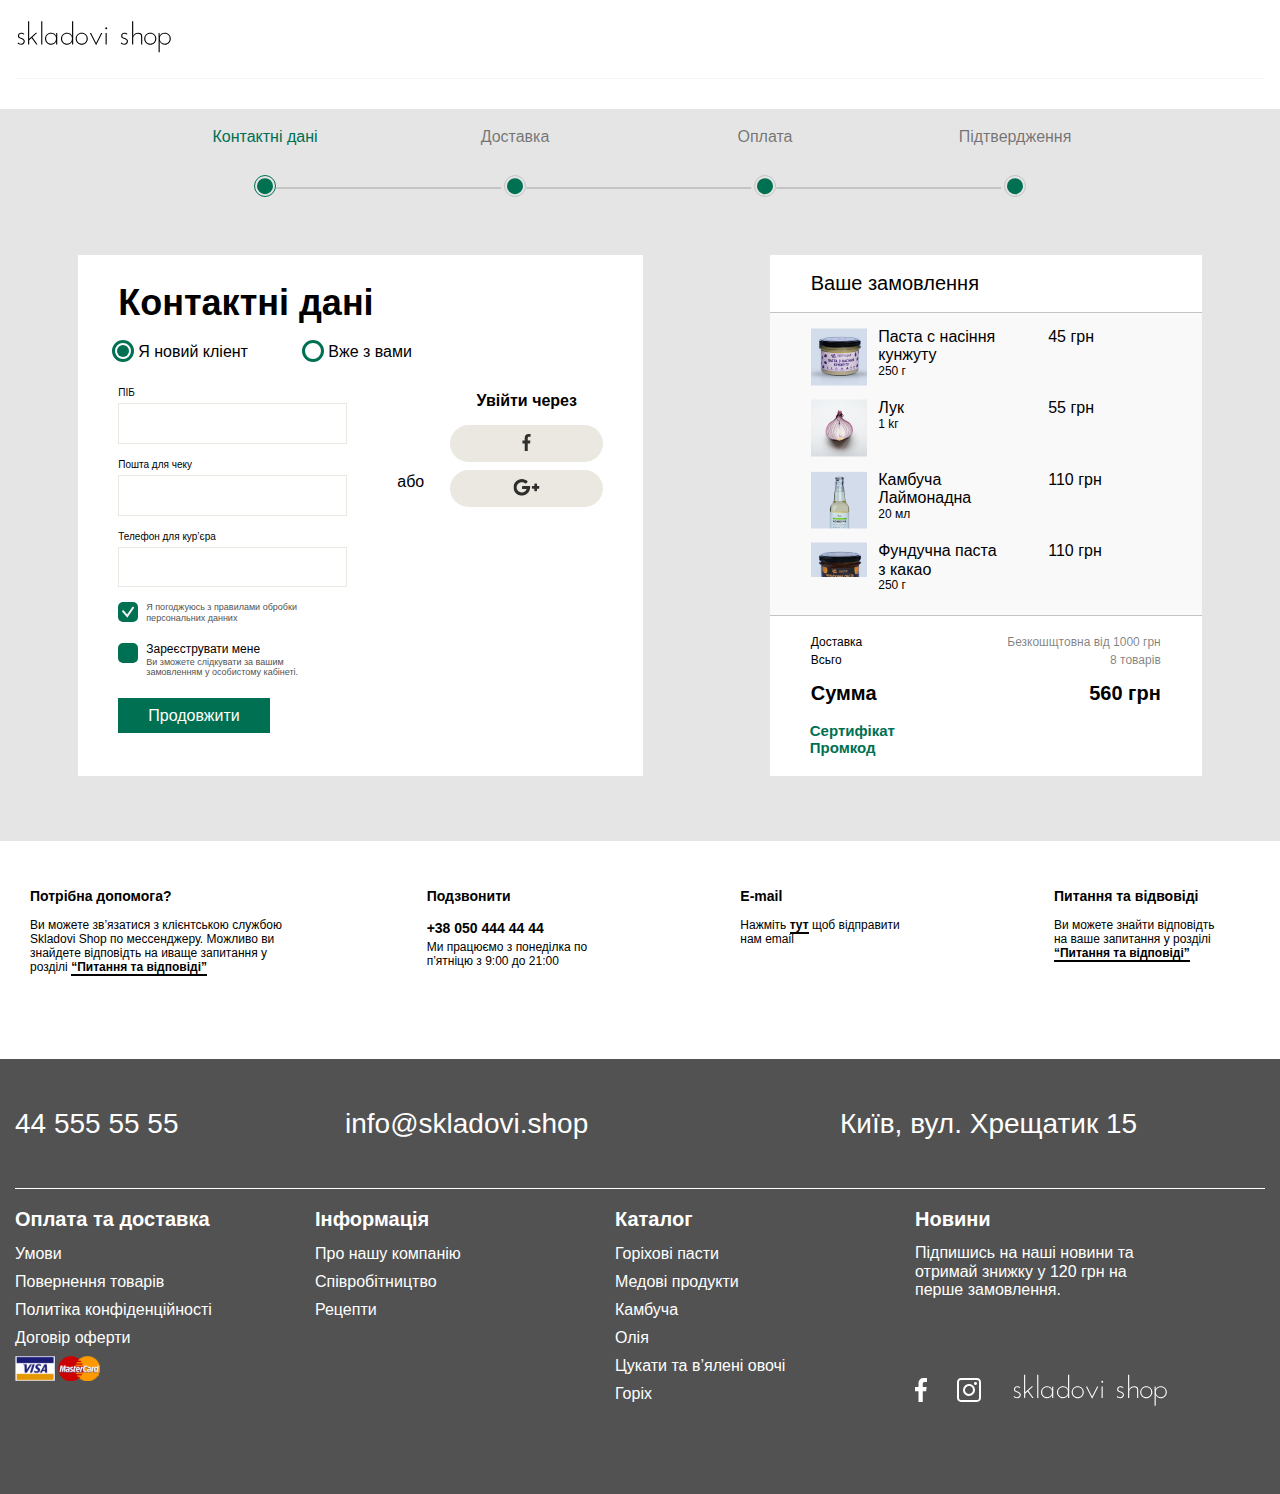
<file: contact__information.html>
<!DOCTYPE html>
<html lang="en">

<head>
    <meta charset="UTF-8">
    <meta name="viewport" content="width=device-width, initial-scale=1.0">
    <meta http-equiv="X-UA-Compatible" content="ie=edge">
    <title>Document</title>
    <link rel="stylesheet" href="css/libs.min.css">
    <link rel="stylesheet" href="css/jquery.formstyler.theme.css">
    <link rel="stylesheet" href="css/jquery.formstyler.css">
    <link rel="stylesheet" href="css/style.min.css">
</head>

<body>
<div class="page">
    <header class="header">
        <div class="container">
            <div class="header__inner">
                <a class="logo" href="index.html">
                    <img class="logo__img" src="images/logo.svg" alt="">
                </a>
            </div>
        </div>
    </header>
    <main class="main">
    <div class="progress-bar">
        <div class="container">
            <div class="progress-bar__inner">
                <div class="step step-before">
                    <p>Контактні дані</p>
                    <div class="bullet bullet-active">
                        <span></span>
                        <biv class="cerckle"></biv>
                    </div>
                </div>
                <div class="step">
                    <p>Доставка</p>
                    <div class="bullet">
                        <span></span>
                        <biv class="cerckle"></biv>
                    </div>                    
                </div>
                <div class="step">
                    <p>Оплата</p>
                    <div class="bullet">
                        <span></span>
                        <biv class="cerckle"></biv>
                    </div>                   
                </div>
                <div class="step step-last">
                    <p>Підтвердження</p>
                    <div class="bullet">
                        <span></span>
                        <biv class="cerckle"></biv>
                    </div>                    
                </div>
            </div>
        </div>
    </div>
    <section class="contact__information">
        <div class="container">
            <div class="contact__information-inner">
                <div class="contact__information_item contact__information_box">

                    <div class="contact__information_title">Контактні дані</div>

                    <div class="contact-checkbox">
                        <label class="contact-checkbox__label">
                            <input class="chack-radio" type="checkbox" checked>
                            <span class="check-style"></span>
                            Я новий кліент
                        </label>
                        <label class="contact-checkbox__label">
                            <input class="chack-radio" type="checkbox">
                            <span class="check-style"></span>
                            Вже з вами
                        </label>
                    </div>
                    <div class="form-link__box">
                        <div class="form-link__item">
                            <div class="block-form">
                                <form class="form-contacts">
                                    <label for="">ПІБ</label>
                                    <input type="text">
                                    <label for="">Пошта для чеку</label>
                                    <input type="text">
                                    <label for="">Телефон для кур’єра</label>
                                    <input type="">
                                </form>
                                <div class="form-block__and">або</div>
                            </div>
                            
                            <div class="checkbox__registr">
                                <label >
                                    <input class="input-registr" type="checkbox" checked>
                                    <span class="registr-span"></span>
                                    <div class="registr-text">
                                        Я погоджуюсь з правилами обробки <br> персональних данних
                                    </div>
                                </label>
                                <label >
                                    <input class="input-registr" type="checkbox">
                                    <span class="registr-span"></span>
                                    <div class="registr-text">
                                    <span class="registr-title">Зареєструвати мене</span> <br>
                                    Ви зможете слідкувати за вашим <br> замовленням у особистому кабінеті.</div>
                                </label>
                            </div>
                            <button class="registr-btn">Продовжити</button>

                        </div>
                        
                        <div class="form-link__item form-link__social">
                            <div class="form-link__itemtitle">Увійти через</div>
                            <ul class="form-link">
                                <li class="form-link__list">
                                    <a href="#">
                                        <img src="images/icon/form-fb.svg" alt="">
                                    </a>
                                </li>
                                <li class="form-link__list">
                                    <a href="#">
                                        <img src="images/icon/form-gl.svg" alt="">
                                    </a>
                                </li>
                            </ul>
                        </div>

                    </div>


                </div>
                <div class="contact__information_item">
                    <div class="prediction__box">
                        <div class="prediction__box-title">Ваше замовлення</div>
                        <div class="prediction__box-inner">
                            <div class="prediction__box-items">
                                <div class="prediction__box-item">
                                    <div class="prediction__box-itemimg">
                                        <img src="images/content/basket-1.png" alt="">
                                        <div class="prediction__box-itemtitle">
                                            Паста с насіння кунжуту
                                            <span>250 г</span>
                                        </div>
                                    </div>
                                    <div class="prediction__box-itemprice">
                                        45 грн
                                    </div>
                                </div>
                                <div class="prediction__box-item">
                                    <div class="prediction__box-itemimg">
                                        <img src="images/content/basket-2.png" alt="">
                                        <div class="prediction__box-itemtitle">
                                            Лук
                                            <span>1 kг</span>
                                        </div>
                                    </div>
                                    <div class="prediction__box-itemprice">
                                        55 грн
                                    </div>
                                </div>
                                <div class="prediction__box-item">
                                    <div class="prediction__box-itemimg">
                                        <img src="images/content/basket-3.png" alt="">
                                        <div class="prediction__box-itemtitle">
                                            Камбуча Лаймонадна
                                            <span>20 мл</span>
                                        </div>
                                    </div>
                                    <div class="prediction__box-itemprice">
                                        110 грн
                                    </div>
                                </div>
                                <div class="prediction__box-item">
                                    <div class="prediction__box-itemimg">
                                        <img src="images/content/basket-4.png" alt="">
                                        <div class="prediction__box-itemtitle">
                                            Фундучна паста з какао
                                            <span>250 г</span>
                                        </div>
                                    </div>
                                    <div class="prediction__box-itemprice">
                                        110 грн
                                    </div>
                                </div>
                                <div class="prediction__box-item">
                                    <div class="prediction__box-itemimg">
                                        <img src="images/content/basket-2.png" alt="">
                                        <div class="prediction__box-itemtitle">
                                            Лук
                                            <span>1 kг</span>
                                        </div>
                                    </div>
                                    <div class="prediction__box-itemprice">
                                        55 грн
                                    </div>
                                </div>
                                <div class="prediction__box-item">
                                    <div class="prediction__box-itemimg">
                                        <img src="images/content/basket-2.png" alt="">
                                        <div class="prediction__box-itemtitle">
                                            Лук
                                            <span>1 kг</span>
                                        </div>
                                    </div>
                                    <div class="prediction__box-itemprice">
                                        55 грн
                                    </div>
                                </div>
                            </div>

                        </div>
                        <div class="prediction__info">
                            <div class="prediction__info-delivery">
                                <div class="basket-text">
                                    Доставка
                                    <span>Всьго</span>
                                    <span class="basket__global-text">Сумма</span>
                                </div>
                                <div class="basket-price">
                                    Безкошщтовна від 1000 грн
                                    <span>8 товарів</span>
                                    <span class="basket-price__global">560 грн</span>
                                </div>
                            </div>
                        </div>
                        <div class="basket-adress promcod">
                            Сертифікат <br> Промкод

                        </div>
                    </div>

                </div>
            </div>
        </div>
    </section>


    <div class="prediction__help">
        <div class="container">
            <ul class="prediction__help-box">
                <li class="help__list help__list-1">
                    <div class="help__list-title">Потрібна допомога?</div>
                    <div class="help__list-text">Ви можете зв’язатися з клієнтською службою Skladovi Shop по
                        мессенджеру.
                        Можливо ви знайдете відповідть на иваще запитання у розділі
                        <span>“Питання та відповіді”</span>
                    </div>
                </li>
                <li class="help__list">
                    <div class="help__list-title">Подзвонити</div>
                    <a class="help__list-tel" href="">+38 050 444 44 44</a>
                    <div class="help__list-text">
                        Ми працюємо з понеділка по п’ятніцю з 9:00 до 21:00
                    </div>
                </li>
                <li class="help__list">
                    <div class="help__list-title">E-mail</div>
                    <div class="help__list-text">
                        Нажміть <span>тут</span> щоб відправити нам email
                    </div>
                </li>
                <li class="help__list">
                    <div class="help__list-title">Питання та відвовіді</div>
                    <div class="help__list-text">
                        Ви можете знайти відповідть на ваше запитання у розділі <span>“Питання та відповіді”</span>
                    </div>
                </li>
            </ul>
        </div>
    </div>
</main>
    <footer class="footer">
        <div class="container">
            <ul class="footer__list">
                <li class="footer__list-title footer__phone">
                    <a class="footer__link" href="tel:+380445555555">44 555 55 55</a>
                </li>
                <li class="footer__list-title footer__mail">
                    <a class="footer__link" href="#">info@skladovi.shop</a>
                </li>
                <li class="footer__list-title footer__adress">
                    <a class="footer__link" href="#">Київ, вул. Хрещатик 15</a>
                </li>
            </ul>
            <div class="footer__info">
                <div class="footer__menu">
                    <p class="footer__menu-title">Оплата та доставка</p>
                    <ul class="footer__menu-list">
                        <li class="footer__menu-link"><a href="#">Умови</a></li>
                        <li class="footer__menu-link"><a href="#">Повернення товарів</a></li>
                        <li class="footer__menu-link"><a href="#">Политіка конфіденційності</a></li>
                        <li class="footer__menu-link"><a href="#">Договір оферти</a></li>
                        <li class="footer__menu-link"><a href="#">
                                <img src="images/card.svg" alt="">
                            </a></li>
                    </ul>
                </div>
                <div class="footer__menu">
                    <p class="footer__menu-title">Інформація</p>
                    <ul class="footer__menu-list">
                        <li class="footer__menu-link"><a href="#">Про нашу компанію</a></li>
                        <li class="footer__menu-link"><a href="#">Співробітництво</a></li>
                        <li class="footer__menu-link"><a href="#">Рецепти</a></li>

                    </ul>
                </div>
                <div class="footer__menu">
                    <p class="footer__menu-title">Каталог</p>
                    <ul class="footer__menu-list">
                        <li class="footer__menu-link"><a href="#">Горіхові пасти</a></li>
                        <li class="footer__menu-link"><a href="#">Медові продукти</a></li>
                        <li class="footer__menu-link"><a href="#">Камбуча</a></li>
                        <li class="footer__menu-link"><a href="#">Олія</a></li>
                        <li class="footer__menu-link"><a href="#">Цукати та в’ялені овочі</a></li>
                        <li class="footer__menu-link"><a href="#">Горіх</a></li>
                    </ul>
                </div>
                <div class="footer__menu footer__menu-new">
                    <p class="footer__menu-title">Новини</p>
                    <div class="footer__menu-box">
                        <div class="footer__text">Підпишись на наші новини та отримай знижку у 120 грн на перше
                            замовлення.</div>
                        <div class="footer__coshil">
                            <ul class="footer__soshil-list">
                                <li class="footer__coshil-link"><a href="#">
                                    <img src="images/facebock.svg" alt="">
                                </a></li>
                                <li class="footer__coshil-link"><a href="#">
                                    <img src="images/content/instagram.svg" alt="">
                                </a></li>
                                <li class="footer__coshil-link"><a href="#">
                                    <img src="images/content/footer-logo.svg" alt="">
                                </a></li>
                            </ul>
                        </div>
                    </div>
                </div>
            </div>
        </div>
        </div>
    </footer>
</div>
    <!--<script src="https://ajax.googleapis.com/ajax/libs/jquery/3.4.1/jquery.min.js"></script>-->
    <script src="https://cdnjs.cloudflare.com/ajax/libs/jquery/3.5.1/jquery.min.js"></script>
    <script src="js/libs.min.js"></script>
    <script src="js/jquery.formstyler.min.js"></script>
    <script src="js/main.js"></script>

</body>

</html>
</file>
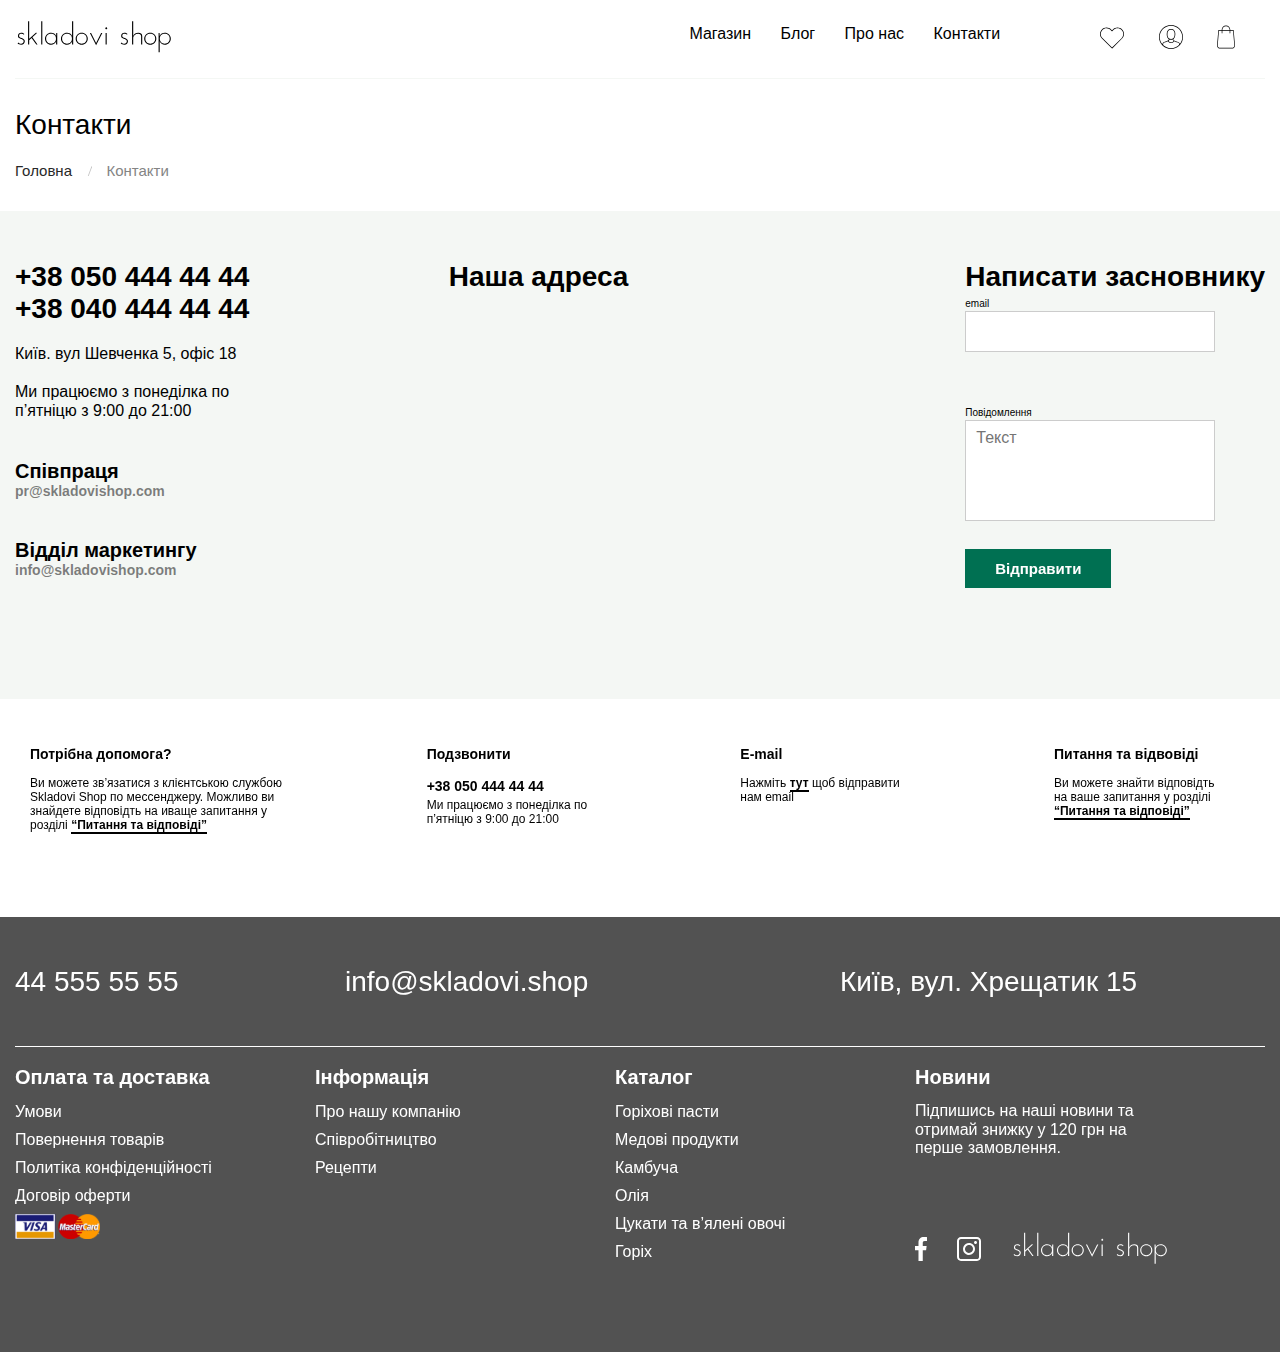
<file: contacts.html>
<!DOCTYPE html>
<html lang="en">

<head>
    <meta charset="UTF-8">
    <meta name="viewport" content="width=device-width, initial-scale=1.0">
    <meta http-equiv="X-UA-Compatible" content="ie=edge">
    <title>Document</title>
    <link rel="stylesheet" href="css/libs.min.css">
    <link rel="stylesheet" href="css/jquery.formstyler.theme.css">
    <link rel="stylesheet" href="css/jquery.formstyler.css">
    <link rel="stylesheet" href="css/style.min.css">
</head>

<body>
<div class="page">
    <header class="header">
        <div class="container">
            <div class="header__inner">
                <a class="logo" href="index.html">
                    <img class="logo__img" src="images/logo.svg" alt="">
                </a>
               
                <div class="header__box">
                    <nav class="menu">
                        <div class="menu__btn">
                            <div></div>
                            <div></div>
                            <div></div>
                        </div>
                        <ul class="menu__list">
                            <li class="menu__item">
                                <a class="menu__link" href="catalog-new.html">Магазин</a>
                            </li>
                            <li class="menu__item">
                                <a class="menu__link" href="blog.html">Блог</a>
                            </li>
                            <li class="menu__item">
                                <a class="menu__link" href="about-us.html">Про нас</a>
                            </li>
                            <li class="menu__item">
                                <a class="menu__link" href="contacts.html">Контакти</a>
                            </li>
                        </ul>
                    </nav>
                    <div class="user">
                        <ul class="user__list">
                            <li class="user__item"><a class="user__list-link" href="#">
                                    <img src="images/like-icon.svg" alt="">
                                </a></li>
                            <li class="user__item"><a class="user__list-link" href="#">
                                    <img src="images/user-icon.svg" alt="">
                                </a></li>
                            <li class="user__item"><a class="user__list-link" href="#">
                                    <img src="images/basket-icon.svg" alt="">
                                </a></li>
                        </ul>
                    </div>
                </div>
                <div class="header__btn-menu icon-user"></div>
            </div>
        </div>
    </header>

<main class="main">
    <div class="breadcrumbs">
        <div class="container">
            <h3 class="blog-title">Контакти</h3>
            <ul class="breadcrumbs__list">
                <li class="breadcrumbs__list-item">
                    <a href="index.html">Головна</a>
                </li>
                <li class="breadcrumbs__list-item">
                    <span>Контакти</span>
                </li>
            </ul>
        </div>
    </div>
    <section class="contacts">
        <div class="container">
            <div class="contacts__inner">
                <div class="contacts__item">
                    <a class="contacts__phone" href="tel:+380504444444">+38 050 444 44 44</a>
                    <a class="contacts__phone" href="tel:+380404444444">+38 040 444 44 44</a>
                    <p class="contacts__enather">Київ. вул Шевченка 5, офіс 18</p>
                    <p class="contacts__enather">Ми працюємо з понеділка по п’ятніцю з 9:00 до 21:00 </p>
                    <div class="contacts__adress-title">
                        Співпраця
                        <span>pr@skladovishop.com</span>
                    </div>
                    <div class="contacts__adress-title">
                        Відділ маркетингу
                        <span>info@skladovishop.com</span>
                    </div>
                </div>
                <div class="contacts__item">
                    <div class="contacts__title contacts__title-map">
                        Наша адреса
                    </div>
                    <map class="contact__map" name="map">
                        <iframe
                            src="https://www.google.com/maps/embed?pb=!1m18!1m12!1m3!1d2539.8065472345274!2d30.515838015731816!3d50.463326979477124!2m3!1f0!2f0!3f0!3m2!1i1024!2i768!4f13.1!3m3!1m2!1s0x40d4ce40356e3cf3%3A0xf08f80e07caa6b92!2z0JrQvtC90YLRgNCw0LrRgtC-0LLQsCDQv9C70L7RidCwLCDQmtC40ZfQsiwgMDIwMDA!5e0!3m2!1suk!2sua!4v1609577598700!5m2!1suk!2sua"
                            width="317" height="290" frameborder="0" style="border:0;" allowfullscreen=""
                            aria-hidden="false" tabindex="0"></iframe>
                    </map>
                </div>
                <div class="contacts__item contact-feedback">
                    <div class="contacts__title">
                        Написати засновнику
                    </div>
                    <form class="contacts__form">
                        <label class="contact__label">email</label>
                        <input class="contact__input" type="text">
                        <label class="contact__labelsms">Повідомлення</label>
                        <textarea  placeholder="Текст"></textarea>
                        <button class="contacts__form-btn">Відправити</button>
                    </form>
                    
                </div>
            </div>
        </div>
    </section>
    <div class="prediction__help">
        <div class="container">
            <ul class="prediction__help-box">
                <li class="help__list help__list-1">
                    <div class="help__list-title">Потрібна допомога?</div>
                    <div class="help__list-text">Ви можете зв’язатися з клієнтською службою Skladovi Shop по
                        мессенджеру.
                        Можливо ви знайдете відповідть на иваще запитання у розділі
                        <span>“Питання та відповіді”</span>
                    </div>
                </li>
                <li class="help__list">
                    <div class="help__list-title">Подзвонити</div>
                    <a class="help__list-tel" href="">+38 050 444 44 44</a>
                    <div class="help__list-text">
                        Ми працюємо з понеділка по п’ятніцю з 9:00 до 21:00
                    </div>
                </li>
                <li class="help__list">
                    <div class="help__list-title">E-mail</div>
                    <div class="help__list-text">
                        Нажміть <span>тут</span> щоб відправити нам email
                    </div>
                </li>
                <li class="help__list">
                    <div class="help__list-title">Питання та відвовіді</div>
                    <div class="help__list-text">
                        Ви можете знайти відповідть на ваше запитання у розділі <span>“Питання та відповіді”</span>
                    </div>
                </li>
            </ul>
        </div>
    </div>
</main>
    <footer class="footer">
        <div class="container">
            <ul class="footer__list">
                <li class="footer__list-title footer__phone">
                    <a class="footer__link" href="tel:+380445555555">44 555 55 55</a>
                </li>
                <li class="footer__list-title footer__mail">
                    <a class="footer__link" href="#">info@skladovi.shop</a>
                </li>
                <li class="footer__list-title footer__adress">
                    <a class="footer__link" href="#">Київ, вул. Хрещатик 15</a>
                </li>
            </ul>
            <div class="footer__info">
                <div class="footer__menu">
                    <p class="footer__menu-title">Оплата та доставка</p>
                    <ul class="footer__menu-list">
                        <li class="footer__menu-link"><a href="#">Умови</a></li>
                        <li class="footer__menu-link"><a href="#">Повернення товарів</a></li>
                        <li class="footer__menu-link"><a href="#">Политіка конфіденційності</a></li>
                        <li class="footer__menu-link"><a href="#">Договір оферти</a></li>
                        <li class="footer__menu-link"><a href="#">
                                <img src="images/card.svg" alt="">
                            </a></li>
                    </ul>
                </div>
                <div class="footer__menu">
                    <p class="footer__menu-title">Інформація</p>
                    <ul class="footer__menu-list">
                        <li class="footer__menu-link"><a href="#">Про нашу компанію</a></li>
                        <li class="footer__menu-link"><a href="#">Співробітництво</a></li>
                        <li class="footer__menu-link"><a href="#">Рецепти</a></li>

                    </ul>
                </div>
                <div class="footer__menu">
                    <p class="footer__menu-title">Каталог</p>
                    <ul class="footer__menu-list">
                        <li class="footer__menu-link"><a href="#">Горіхові пасти</a></li>
                        <li class="footer__menu-link"><a href="#">Медові продукти</a></li>
                        <li class="footer__menu-link"><a href="#">Камбуча</a></li>
                        <li class="footer__menu-link"><a href="#">Олія</a></li>
                        <li class="footer__menu-link"><a href="#">Цукати та в’ялені овочі</a></li>
                        <li class="footer__menu-link"><a href="#">Горіх</a></li>
                    </ul>
                </div>
                <div class="footer__menu footer__menu-new">
                    <p class="footer__menu-title">Новини</p>
                    <div class="footer__menu-box">
                        <div class="footer__text">Підпишись на наші новини та отримай знижку у 120 грн на перше
                            замовлення.</div>
                        <div class="footer__coshil">
                            <ul class="footer__soshil-list">
                                <li class="footer__coshil-link"><a href="#">
                                    <img src="images/facebock.svg" alt="">
                                </a></li>
                                <li class="footer__coshil-link"><a href="#">
                                    <img src="images/content/instagram.svg" alt="">
                                </a></li>
                                <li class="footer__coshil-link"><a href="#">
                                    <img src="images/content/footer-logo.svg" alt="">
                                </a></li>
                            </ul>
                        </div>
                    </div>
                </div>
            </div>
        </div>
        </div>
    </footer>
</div>

    <!--<script src="https://ajax.googleapis.com/ajax/libs/jquery/3.4.1/jquery.min.js"></script>-->
    <script src="https://cdnjs.cloudflare.com/ajax/libs/jquery/3.5.1/jquery.min.js"></script>
    <script src="js/libs.min.js"></script>
    <script src="js/jquery.formstyler.min.js"></script>
    <script src="js/main.js"></script>

</body>

</html>
</file>
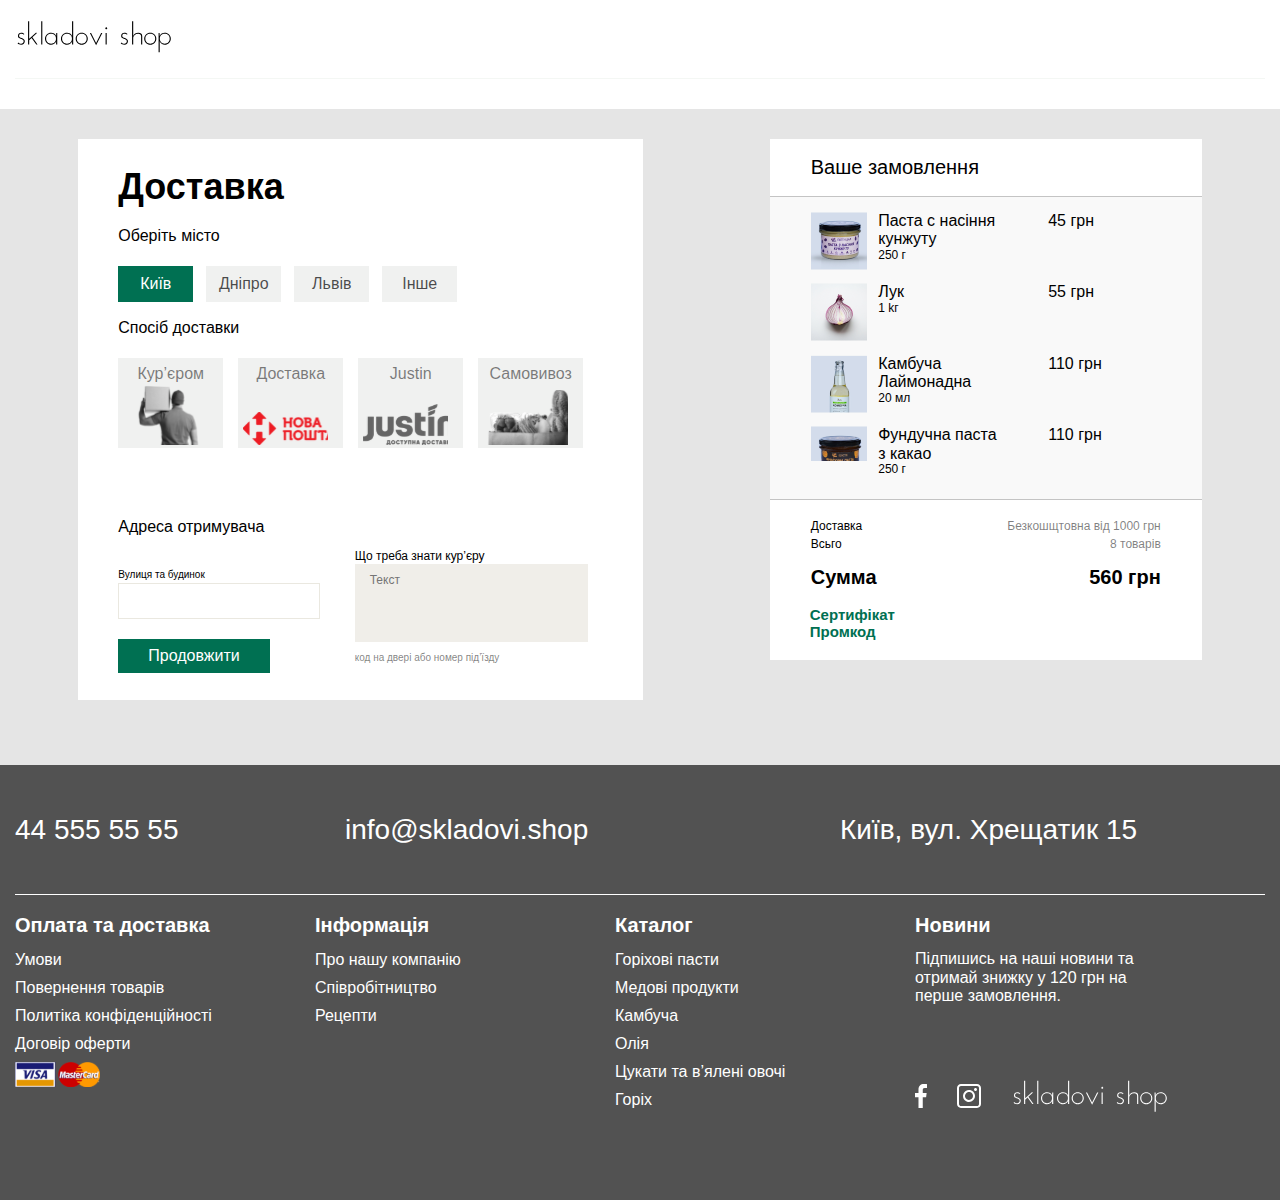
<file: delivery.html>
<!DOCTYPE html>
<html lang="en">

<head>
    <meta charset="UTF-8">
    <meta name="viewport" content="width=device-width, initial-scale=1.0">
    <meta http-equiv="X-UA-Compatible" content="ie=edge">
    <title>Document</title>
    <link rel="stylesheet" href="css/libs.min.css">
    <link rel="stylesheet" href="css/jquery.formstyler.theme.css">
    <link rel="stylesheet" href="css/jquery.formstyler.css">
    <link rel="stylesheet" href="css/style.min.css">
</head>

<body>
<div class="page">
    <header class="header">
        <div class="container">
            <div class="header__inner">
                <a class="logo" href="index.html">
                    <img class="logo__img" src="images/logo.svg" alt="">
                </a>
            </div>
        </div>
    </header>
  
        <main class="main">
            <section class="contact__information">
                <div class="container">
                    <div class="contact__information-inner">
                        <div class="contact__information_item contact__information_box">
        
                            <div class="contact__information_title">Доставка</div>
        
                            <div class="checkbox__delivery">
                                <div class="checkbox__delivery-title">Оберіть місто</div>
                                <label class="delivery-label">
                                    <input class="deliveri-radio" type="checkbox" checked>
                                    <span class="delivery-style">Київ </span>
                                </label>
                                <label class="delivery-label">
                                    <input class="deliveri-radio" type="checkbox">
                                    <span class="delivery-style">Дніпро</span>
                                </label>
                                <label class="delivery-label">
                                    <input class="deliveri-radio" type="checkbox">
                                    <span class="delivery-style">Львів</span>
                                </label>
                                <label class="delivery-label">
                                    <input class="deliveri-radio" type="checkbox">
                                    <span class="delivery-style">Інше</span>
                                </label>
                            </div>
        
                            <div class="delivery__box">
                                <div class="checkbox__delivery-title">Спосіб доставки</div>
                                <form class="form__delivery">
                                    <select class="form__delivery-select" name="list">
                                     <option>Выберите из списка</option>
                                     <option>Кур’єром</option>
                                     <option>Доставка</option>
                                     <option>Justin</option>
                                     <option>Самовивоз</option>
                                     </select>
                                    <input class="form-delivery__btn" type="submit" value="Отправить">
                                </form>
                                   
                                <div class="delivery__variants">
                                    
                                    <label class="delivery__variants-label">
                                        <input class="deliveri_varian-chakbox" type="checkbox" checked>
                                        <span class="delivery-variant del-kurer delivery">
                                            Кур’єром
                                        </span>
                                    </label>
                                    <label class="delivery__variants-label">
                                        <input class="deliveri_varian-chakbox" type="checkbox">
                                        <span class="delivery-variant deliveri-np delivery">
                                            Доставка
                                        </span>
                                    </label>
                                    <label class="delivery__variants-label">
                                        <input class="deliveri_varian-chakbox" type="checkbox">
                                        <span class="delivery-variant del-justio delivery">
                                            Justin
                                        </span>
                                    </label>
                                    <label class="delivery__variants-label ">
                                        <input class="deliveri_varian-chakbox" type="checkbox">
                                        <span class="delivery-variant deliv-sam delivery">
                                            Самовивоз
                                        </span>
                                    </label>
                                </div>
                              <!--  <ul class="deliveri-list">
                                    <li class="deliveri-sum">100 грн</li>
                                    <li class="deliveri-sum">від 45 грн</li>
                                    <li class="deliveri-sum">від 45 грн</li>
                                    <li class="deliveri-sum">безкоштовно</li>
                                </ul>-->
                            </div>
                            <div class="delivery__adress">
                                <div class="delivery__adress-title">Адреса отримувача</div>
                                <form class="delivery__adress-form">
                                    <label class="delivery__adress-label">
                                        Вулиця та будинок
                                        <input type="text">
                                    </label>
                                    <button class="delivery__adress-btn">Продовжити</button>
                                </form>
                                <div class="delideri__coment">
                                    <label>Що треба знати кур’єру</label>
                                    <textarea placeholder="Текст"></textarea>
                                    <span>код на двері або номер під’їзду</span>
                                </div>
                            </div>
                        </div>
                        <div class="contact__information_item">
                            <div class="prediction__box">
                                <div class="prediction__box-title">Ваше замовлення</div>
                                <div class="prediction__box-inner">
                                    <div class="prediction__box-items">
                                        <div class="prediction__box-item">
                                            <div class="prediction__box-itemimg">
                                                <img src="images/content/basket-1.png" alt="">
                                                <div class="prediction__box-itemtitle">
                                                    Паста с насіння кунжуту
                                                    <span>250 г</span>
                                                </div>
                                            </div>
                                            <div class="prediction__box-itemprice">
                                                45 грн
                                            </div>
                                        </div>
                                        <div class="prediction__box-item">
                                            <div class="prediction__box-itemimg">
                                                <img src="images/content/basket-2.png" alt="">
                                                <div class="prediction__box-itemtitle">
                                                    Лук
                                                    <span>1 kг</span>
                                                </div>
                                            </div>
                                            <div class="prediction__box-itemprice">
                                                55 грн
                                            </div>
                                        </div>
                                        <div class="prediction__box-item">
                                            <div class="prediction__box-itemimg">
                                                <img src="images/content/basket-3.png" alt="">
                                                <div class="prediction__box-itemtitle">
                                                    Камбуча Лаймонадна
                                                    <span>20 мл</span>
                                                </div>
                                            </div>
                                            <div class="prediction__box-itemprice">
                                                110 грн
                                            </div>
                                        </div>
                                        <div class="prediction__box-item">
                                            <div class="prediction__box-itemimg">
                                                <img src="images/content/basket-4.png" alt="">
                                                <div class="prediction__box-itemtitle">
                                                    Фундучна паста з какао
                                                    <span>250 г</span>
                                                </div>
                                            </div>
                                            <div class="prediction__box-itemprice">
                                                110 грн
                                            </div>
                                        </div>
                                        <div class="prediction__box-item">
                                            <div class="prediction__box-itemimg">
                                                <img src="images/content/basket-2.png" alt="">
                                                <div class="prediction__box-itemtitle">
                                                    Лук
                                                    <span>1 kг</span>
                                                </div>
                                            </div>
                                            <div class="prediction__box-itemprice">
                                                55 грн
                                            </div>
                                        </div>
                                        <div class="prediction__box-item">
                                            <div class="prediction__box-itemimg">
                                                <img src="images/content/basket-2.png" alt="">
                                                <div class="prediction__box-itemtitle">
                                                    Лук
                                                    <span>1 kг</span>
                                                </div>
                                            </div>
                                            <div class="prediction__box-itemprice">
                                                55 грн
                                            </div>
                                        </div>
                                    </div>
        
                                </div>
                                <div class="prediction__info">
                                    <div class="prediction__info-delivery">
                                        <div class="basket-text">
                                            Доставка
                                            <span>Всьго</span>
                                            <span class="basket__global-text">Сумма</span>
                                        </div>
                                        <div class="basket-price">
                                            Безкошщтовна від 1000 грн
                                            <span>8 товарів</span>
                                            <span class="basket-price__global">560 грн</span>
                                        </div>
                                    </div>
                                </div>
                                <div class="basket-adress promcod">
                                    Сертифікат <br> Промкод
        
                                </div>
                            </div>
        
                        </div>
                    </div>
                </div>
            </section>

        </main>
  
    
    <footer class="footer">
        <div class="container">
            <ul class="footer__list">
                <li class="footer__list-title footer__phone">
                    <a class="footer__link" href="tel:+380445555555">44 555 55 55</a>
                </li>
                <li class="footer__list-title footer__mail">
                    <a class="footer__link" href="#">info@skladovi.shop</a>
                </li>
                <li class="footer__list-title footer__adress">
                    <a class="footer__link" href="#">Київ, вул. Хрещатик 15</a>
                </li>
            </ul>
            <div class="footer__info">
                <div class="footer__menu">
                    <p class="footer__menu-title">Оплата та доставка</p>
                    <ul class="footer__menu-list">
                        <li class="footer__menu-link"><a href="#">Умови</a></li>
                        <li class="footer__menu-link"><a href="#">Повернення товарів</a></li>
                        <li class="footer__menu-link"><a href="#">Политіка конфіденційності</a></li>
                        <li class="footer__menu-link"><a href="#">Договір оферти</a></li>
                        <li class="footer__menu-link"><a href="#">
                                <img src="images/card.svg" alt="">
                            </a></li>
                    </ul>
                </div>
                <div class="footer__menu">
                    <p class="footer__menu-title">Інформація</p>
                    <ul class="footer__menu-list">
                        <li class="footer__menu-link"><a href="#">Про нашу компанію</a></li>
                        <li class="footer__menu-link"><a href="#">Співробітництво</a></li>
                        <li class="footer__menu-link"><a href="#">Рецепти</a></li>

                    </ul>
                </div>
                <div class="footer__menu">
                    <p class="footer__menu-title">Каталог</p>
                    <ul class="footer__menu-list">
                        <li class="footer__menu-link"><a href="#">Горіхові пасти</a></li>
                        <li class="footer__menu-link"><a href="#">Медові продукти</a></li>
                        <li class="footer__menu-link"><a href="#">Камбуча</a></li>
                        <li class="footer__menu-link"><a href="#">Олія</a></li>
                        <li class="footer__menu-link"><a href="#">Цукати та в’ялені овочі</a></li>
                        <li class="footer__menu-link"><a href="#">Горіх</a></li>
                    </ul>
                </div>
                <div class="footer__menu footer__menu-new">
                    <p class="footer__menu-title">Новини</p>
                    <div class="footer__menu-box">
                        <div class="footer__text">Підпишись на наші новини та отримай знижку у 120 грн на перше
                            замовлення.</div>
                        <div class="footer__coshil">
                            <ul class="footer__soshil-list">
                                <li class="footer__coshil-link"><a href="#">
                                    <img src="images/facebock.svg" alt="">
                                </a></li>
                                <li class="footer__coshil-link"><a href="#">
                                    <img src="images/content/instagram.svg" alt="">
                                </a></li>
                                <li class="footer__coshil-link"><a href="#">
                                    <img src="images/content/footer-logo.svg" alt="">
                                </a></li>
                            </ul>
                        </div>
                    </div>
                </div>
            </div>
        </div>
        </div>
    </footer>
</div>

    <!--<script src="https://ajax.googleapis.com/ajax/libs/jquery/3.4.1/jquery.min.js"></script>-->
    <script src="https://cdnjs.cloudflare.com/ajax/libs/jquery/3.5.1/jquery.min.js"></script>
    <script src="js/libs.min.js"></script>
    <script src="js/jquery.formstyler.min.js"></script>
    <script src="js/main.js"></script>

</body>

</html>
</file>
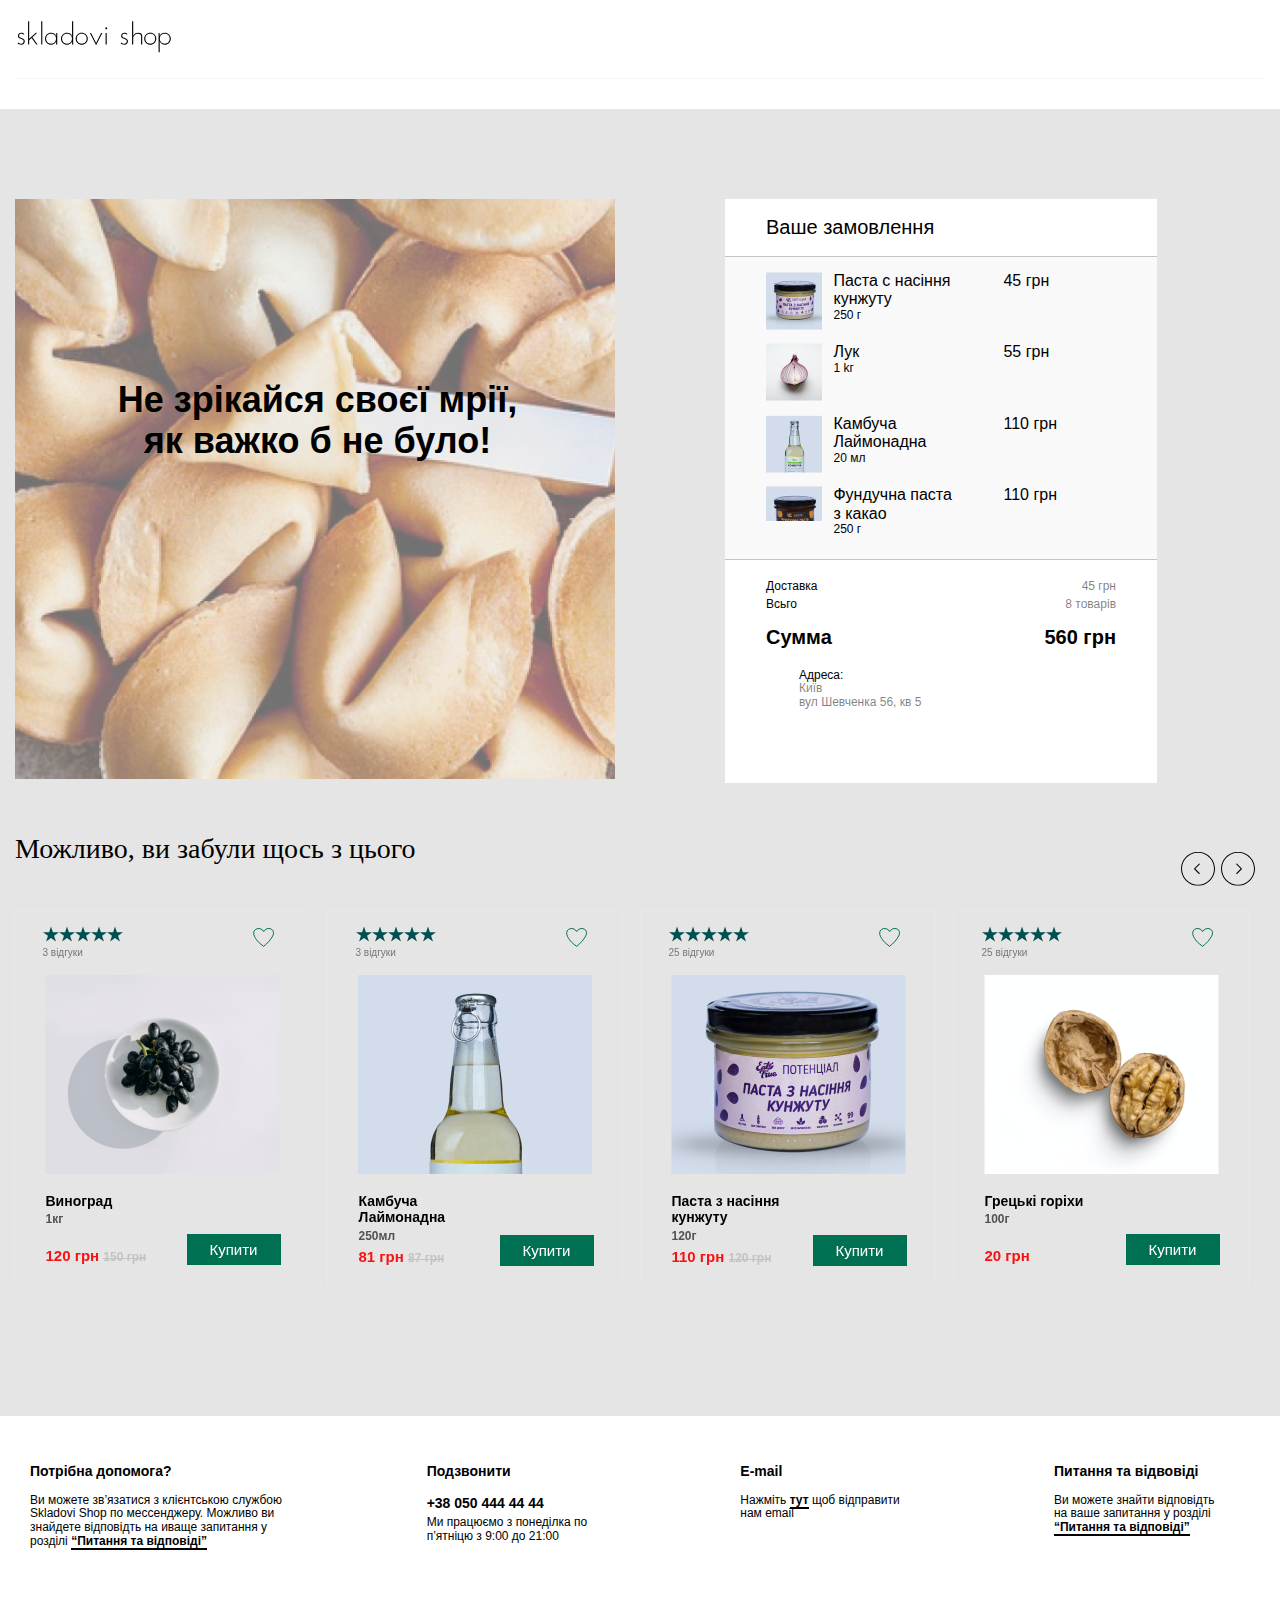
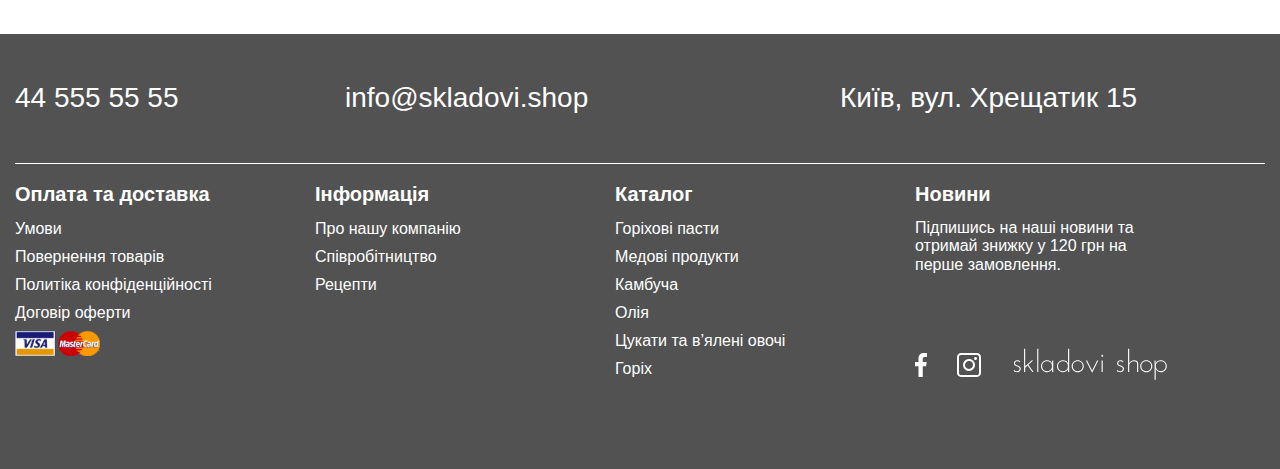
<file: prediction-page.html>
<!DOCTYPE html>
<html lang="en">

<head>
    <meta charset="UTF-8">
    <meta name="viewport" content="width=device-width, initial-scale=1.0">
    <meta http-equiv="X-UA-Compatible" content="ie=edge">
    <title>Document</title>
    <link rel="stylesheet" href="css/libs.min.css">
    <link rel="stylesheet" href="css/jquery.formstyler.theme.css">
    <link rel="stylesheet" href="css/jquery.formstyler.css">
    <link rel="stylesheet" href="css/style.min.css">
</head>

<body>
<div class="page">
    <header class="header">
        <div class="container">
            <div class="header__inner">
                <a class="logo" href="index.html">
                    <img class="logo__img" src="images/logo.svg" alt="">
                </a>

            </div>
        </div>
    </header>

<main class="main">

    <section class="prediction">
        <div class="container">
            <div class="prediction__inner">
                <div class="prediction__item">
                    <img class="prediction-img" src="images/prediction-1.jpeg" alt="">
                    <p class="prediction-text">Не зрікайся своєї мрії, як важко б не було! </p>
                </div>
                <div class="prediction__box">
                    <div class="prediction__box-title">Ваше замовлення</div>
                    <div class="prediction__box-inner">
                        <div class="prediction__box-items">
                            <div class="prediction__box-item">
                                <div class="prediction__box-itemimg">
                                    <img src="images/content/basket-1.png" alt="">
                                    <div class="prediction__box-itemtitle">
                                        Паста с насіння кунжуту
                                        <span>250 г</span>
                                    </div>
                                </div>
                                <div class="prediction__box-itemprice">
                                    45 грн
                                </div>
                            </div>
                            <div class="prediction__box-item">
                                <div class="prediction__box-itemimg">
                                    <img src="images/content/basket-2.png" alt="">
                                    <div class="prediction__box-itemtitle">
                                        Лук
                                        <span>1 kг</span>
                                    </div>
                                </div>
                                <div class="prediction__box-itemprice">
                                    55 грн
                                </div>
                            </div>
                            <div class="prediction__box-item">
                                <div class="prediction__box-itemimg">
                                    <img src="images/content/basket-3.png" alt="">
                                    <div class="prediction__box-itemtitle">
                                        Камбуча Лаймонадна
                                        <span>20 мл</span>
                                    </div>
                                </div>
                                <div class="prediction__box-itemprice">
                                    110 грн
                                </div>
                            </div>
                            <div class="prediction__box-item">
                                <div class="prediction__box-itemimg">
                                    <img src="images/content/basket-4.png" alt="">
                                    <div class="prediction__box-itemtitle">
                                        Фундучна паста з какао
                                        <span>250 г</span>
                                    </div>
                                </div>
                                <div class="prediction__box-itemprice">
                                    110 грн
                                </div>
                            </div>
                            <div class="prediction__box-item">
                                <div class="prediction__box-itemimg">
                                    <img src="images/content/basket-2.png" alt="">
                                    <div class="prediction__box-itemtitle">
                                        Лук
                                        <span>1 kг</span>
                                    </div>
                                </div>
                                <div class="prediction__box-itemprice">
                                    55 грн
                                </div>
                            </div>
                            <div class="prediction__box-item">
                                <div class="prediction__box-itemimg">
                                    <img src="images/content/basket-2.png" alt="">
                                    <div class="prediction__box-itemtitle">
                                        Лук
                                        <span>1 kг</span>
                                    </div>
                                </div>
                                <div class="prediction__box-itemprice">
                                    55 грн
                                </div>
                            </div>
                        </div>

                    </div>
                    <div class="prediction__info">
                        <div class="prediction__info-delivery">
                            <div class="basket-text">
                                Доставка
                                <span>Всьго</span>
                                <span class="basket__global-text">Сумма</span>
                            </div>
                            <div class="basket-price">
                                45 грн
                                <span>8 товарів</span>
                                <span class="basket-price__global">560 грн</span>
                            </div>
                        </div>
                    </div>
                    <div class="basket-adress">
                        <p class="basket-adress__title">Адреса:</p>
                        Київ
                        <span>вул Шевченка 56, кв 5</span>

                    </div>
                </div>

            </div>
            <div class="slider__title title">
                Можливо, ви забули щось з цього
            </div>
            <div class="slider__inner">

                <div class="product__item">
                    <button class="product__item-favorite"></button>
                    <div class="product__star">
                        <div class="star-reiting"></div>
                        <span> 3 відгуки</span>
                    </div>
                    <a class="product__img" href="#">
                        <img src="images/content/product-1.png" alt="">
                    </a>
                    <div class="product__info">
                        <div class="product__info-box">
                            <a class="product__info-title" href="#">Виноград
                                <span>1кг</span>
                            </a>
                            <div class="product__price">
                                120 грн <span>150 грн</span>
                            </div>
                        </div>
                        <button type="submit" class="product-btn">
                            Купити
                        </button>
                    </div>
                </div>
                <div class="product__item">
                    <button class="product__item-favorite"></button>
                    <div class="product__star">
                        <div class="star-reiting"></div>
                        <span> 3 відгуки</span>
                    </div>
                    <a class="product__img" href="#">
                        <img src="images/content/product-2.png" alt="">
                    </a>
                    <div class="product__info">
                        <div class="product__info-box">
                            <a class="product__info-title" href="#">Камбуча Лаймонадна
                                <span>250мл</span>
                            </a>
                            <div class="product__price">
                                81 грн <span>87 грн</span>
                            </div>
                        </div>
                        <button type="submit" class="product-btn">
                            Купити
                        </button>
                    </div>
                </div>
                <div class="product__item">
                    <button class="product__item-favorite"></button>
                    <div class="product__star">
                        <div class="star-reiting"></div>
                        <span> 25 відгуки</span>
                    </div>
                    <a class="product__img" href="#">
                        <img src="images/content/product-3.png" alt="">
                    </a>
                    <div class="product__info">
                        <div class="product__info-box">
                            <a class="product__info-title" href="#">Паста з насіння кунжуту
                                <span>120г</span>
                            </a>
                            <div class="product__price">
                                110 грн <span>120 грн</span>
                            </div>
                        </div>
                        <button type="submit" class="product-btn">
                            Купити
                        </button>
                    </div>
                </div>
                <div class="product__item">
                    <button class="product__item-favorite"></button>
                    <div class="product__star">
                        <div class="star-reiting"></div>
                        <span> 25 відгуки</span>
                    </div>
                    <a class="product__img" href="#">
                        <img src="images/content/product-4.png" alt="">
                    </a>
                    <div class="product__info">
                        <div class="product__info-box">
                            <a class="product__info-title" href="#">Грецькі горіхи
                                <span>100г</span>
                            </a>
                            <div class="product__price">
                                20 грн <span></span>
                            </div>
                        </div>
                        <button type="submit" class="product-btn">
                            Купити
                        </button>
                    </div>
                </div>
                <div class="product__item">
                    <button class="product__item-favorite"></button>
                    <div class="product__star">
                        <div class="star-reiting"></div>
                        <span> 3 відгуки</span>
                    </div>
                    <a class="product__img" href="#">
                        <img src="images/content/product-1.png" alt="">
                    </a>
                    <div class="product__info">
                        <div class="product__info-box">
                            <a class="product__info-title" href="#">Виноград Виноград
                                <span>1кг</span>
                            </a>
                            <div class="product__price">
                                120 грн <span>150 грн</span>
                            </div>
                        </div>
                        <button type="submit" class="product-btn">
                            Купити
                        </button>
                    </div>
                </div>
                <div class="product__item">
                    <button class="product__item-favorite"></button>
                    <div class="product__star">
                        <div class="star-reiting"></div>
                        <span> 3 відгуки</span>
                    </div>
                    <a class="product__img" href="#">
                        <img src="images/content/product-1.png" alt="">
                    </a>
                    <div class="product__info">
                        <div class="product__info-box">
                            <a class="product__info-title" href="#">Виноград
                                <span>1кг</span>
                            </a>
                            <div class="product__price">
                                120 грн <span>150 грн</span>
                            </div>
                        </div>
                        <button type="submit" class="product-btn">
                            Купити
                        </button>
                    </div>
                </div>
            </div>
        </div>
    </section>

    <div class="prediction__help">
        <div class="container">
            <ul class="prediction__help-box">
                <li class="help__list help__list-1">
                    <div class="help__list-title">Потрібна допомога?</div>
                    <div class="help__list-text">Ви можете зв’язатися з клієнтською службою Skladovi Shop по
                        мессенджеру.
                        Можливо ви знайдете відповідть на иваще запитання у розділі
                        <span>“Питання та відповіді”</span>
                    </div>
                </li>
                <li class="help__list">
                    <div class="help__list-title">Подзвонити</div>
                    <a class="help__list-tel" href="">+38 050 444 44 44</a>
                    <div class="help__list-text">
                        Ми працюємо з понеділка по п’ятніцю з 9:00 до 21:00
                    </div>
                </li>
                <li class="help__list">
                    <div class="help__list-title">E-mail</div>
                    <div class="help__list-text">
                        Нажміть <span>тут</span> щоб відправити нам email
                    </div>
                </li>
                <li class="help__list">
                    <div class="help__list-title">Питання та відвовіді</div>
                    <div class="help__list-text">
                        Ви можете знайти відповідть на ваше запитання у розділі <span>“Питання та відповіді”</span>
                    </div>
                </li>
            </ul>
        </div>
    </div>
</main>
    <footer class="footer">
        <div class="container">
            <ul class="footer__list">
                <li class="footer__list-title footer__phone">
                    <a class="footer__link" href="tel:+380445555555">44 555 55 55</a>
                </li>
                <li class="footer__list-title footer__mail">
                    <a class="footer__link" href="#">info@skladovi.shop</a>
                </li>
                <li class="footer__list-title footer__adress">
                    <a class="footer__link" href="#">Київ, вул. Хрещатик 15</a>
                </li>
            </ul>
            <div class="footer__info">
                <div class="footer__menu">
                    <p class="footer__menu-title">Оплата та доставка</p>
                    <ul class="footer__menu-list">
                        <li class="footer__menu-link"><a href="#">Умови</a></li>
                        <li class="footer__menu-link"><a href="#">Повернення товарів</a></li>
                        <li class="footer__menu-link"><a href="#">Политіка конфіденційності</a></li>
                        <li class="footer__menu-link"><a href="#">Договір оферти</a></li>
                        <li class="footer__menu-link"><a href="#">
                                <img src="images/card.svg" alt="">
                            </a></li>
                    </ul>
                </div>
                <div class="footer__menu">
                    <p class="footer__menu-title">Інформація</p>
                    <ul class="footer__menu-list">
                        <li class="footer__menu-link"><a href="#">Про нашу компанію</a></li>
                        <li class="footer__menu-link"><a href="#">Співробітництво</a></li>
                        <li class="footer__menu-link"><a href="#">Рецепти</a></li>

                    </ul>
                </div>
                <div class="footer__menu">
                    <p class="footer__menu-title">Каталог</p>
                    <ul class="footer__menu-list">
                        <li class="footer__menu-link"><a href="#">Горіхові пасти</a></li>
                        <li class="footer__menu-link"><a href="#">Медові продукти</a></li>
                        <li class="footer__menu-link"><a href="#">Камбуча</a></li>
                        <li class="footer__menu-link"><a href="#">Олія</a></li>
                        <li class="footer__menu-link"><a href="#">Цукати та в’ялені овочі</a></li>
                        <li class="footer__menu-link"><a href="#">Горіх</a></li>
                    </ul>
                </div>
                <div class="footer__menu footer__menu-new">
                    <p class="footer__menu-title">Новини</p>
                    <div class="footer__menu-box">
                        <div class="footer__text">Підпишись на наші новини та отримай знижку у 120 грн на перше
                            замовлення.</div>
                        <div class="footer__coshil">
                            <ul class="footer__soshil-list">
                                <li class="footer__coshil-link"><a href="#">
                                    <img src="images/facebock.svg" alt="">
                                </a></li>
                                <li class="footer__coshil-link"><a href="#">
                                    <img src="images/content/instagram.svg" alt="">
                                </a></li>
                                <li class="footer__coshil-link"><a href="#">
                                    <img src="images/content/footer-logo.svg" alt="">
                                </a></li>
                            </ul>
                        </div>
                    </div>
                </div>
            </div>
        </div>
        </div>
    </footer>
</div>

    <!--<script src="https://ajax.googleapis.com/ajax/libs/jquery/3.4.1/jquery.min.js"></script>-->
    <script src="https://cdnjs.cloudflare.com/ajax/libs/jquery/3.5.1/jquery.min.js"></script>
    <script src="js/libs.min.js"></script>
    <script src="js/jquery.formstyler.min.js"></script>
    <script src="js/main.js"></script>

</body>

</html>
</file>
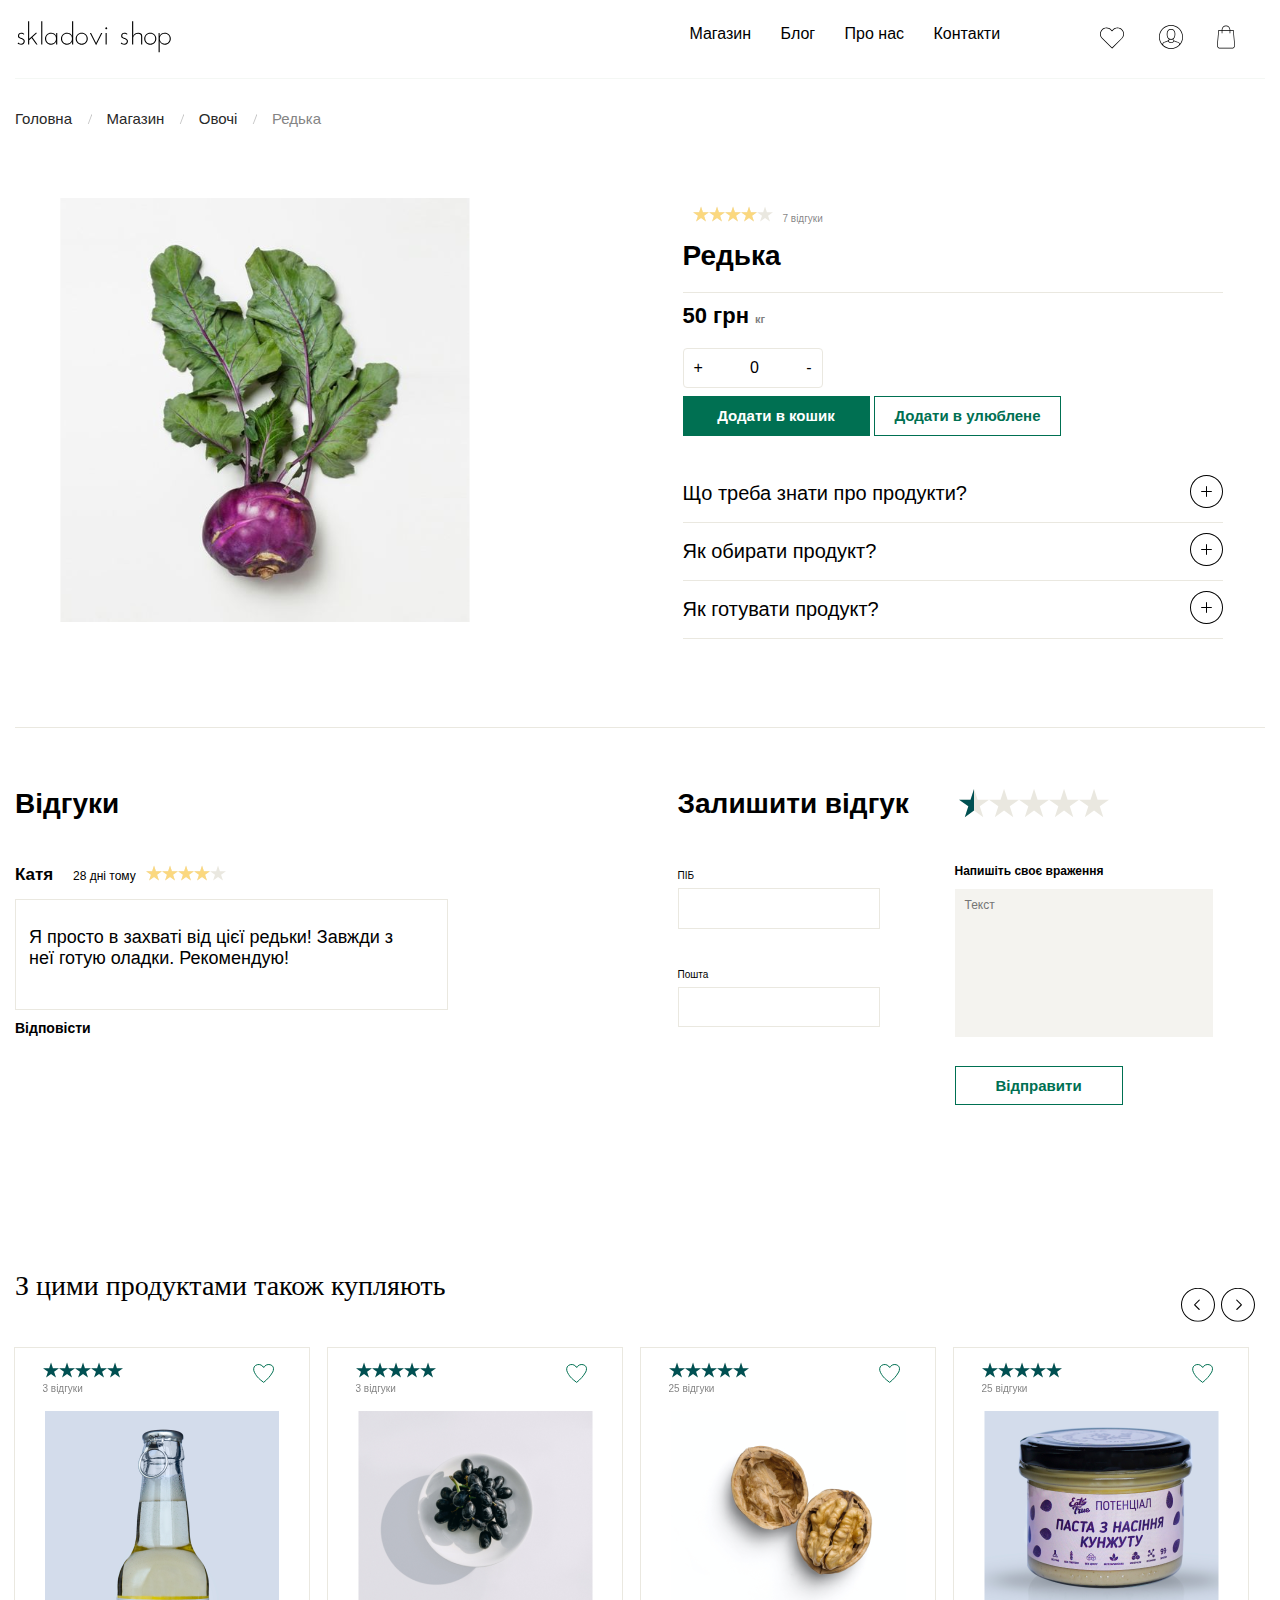
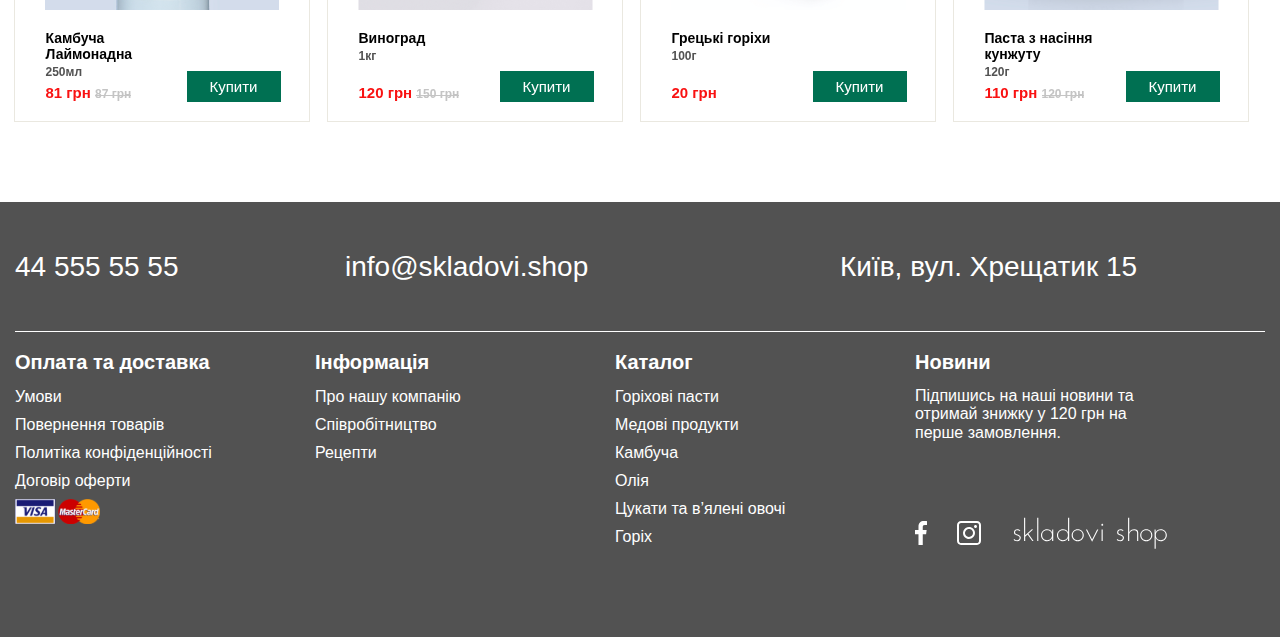
<file: produckt-page.html>
<!DOCTYPE html>
<html lang="en">

<head>
    <meta charset="UTF-8">
    <meta name="viewport" content="width=device-width, initial-scale=1.0">
    <meta http-equiv="X-UA-Compatible" content="ie=edge">
    <title>Document</title>
    <link rel="stylesheet" href="css/libs.min.css">
    <link rel="stylesheet" href="css/jquery.formstyler.theme.css">
    <link rel="stylesheet" href="css/jquery.formstyler.css">
    <link rel="stylesheet" href="css/style.min.css">
</head>

<body>
<div class="page">
    <header class="header">
        <div class="container">
            <div class="header__inner">
                <a class="logo" href="index.html">
                    <img class="logo__img" src="images/logo.svg" alt="">
                </a>
               
                <div class="header__box">
                    <nav class="menu">
                        <div class="menu__btn">
                            <div></div>
                            <div></div>
                            <div></div>
                        </div>
                        <ul class="menu__list">
                            <li class="menu__item">
                                <a class="menu__link" href="catalog-new.html">Магазин</a>
                            </li>
                            <li class="menu__item">
                                <a class="menu__link" href="blog.html">Блог</a>
                            </li>
                            <li class="menu__item">
                                <a class="menu__link" href="about-us.html">Про нас</a>
                            </li>
                            <li class="menu__item">
                                <a class="menu__link" href="contacts.html">Контакти</a>
                            </li>
                        </ul>
                    </nav>
                    <div class="user">
                        <ul class="user__list">
                            <li class="user__item"><a class="user__list-link" href="#">
                                    <img src="images/like-icon.svg" alt="">
                                </a></li>
                            <li class="user__item"><a class="user__list-link" href="#">
                                    <img src="images/user-icon.svg" alt="">
                                </a></li>
                            <li class="user__item"><a class="user__list-link" href="#">
                                    <img src="images/basket-icon.svg" alt="">
                                </a></li>
                        </ul>
                    </div>
                </div>
                <div class="header__btn-menu icon-user"></div>
            </div>
        </div>
    </header>
    <main class="main">
    <div class="breadcrumbs">
        <div class="container">
            <ul class="breadcrumbs__list">
                <li class="breadcrumbs__list-item">
                    <a href="#">Головна</a>
                </li>
                <li class="breadcrumbs__list-item">
                    <a href="#">Магазин</a>
                </li>
                <li class="breadcrumbs__list-item">
                    <a href="#">Овочі</a>
                </li>
                <li class="breadcrumbs__list-item">
                    <span>Редька</span>
                </li>
            </ul>
        </div>
    </div>
    <section class="produckt-page">
        <div class="container">
            <div class="produckt-page__inner">
                <div class="produckt-page__item produckt-page__mobil">
                    <img src="images/produckt-1.svg" alt="">
                </div>
                <div class="produckt-page__item">
                    <div class="product__star produckt-page__star">
                        <div class="star-reiting-reviews"></div>
                        <span> 7 відгуки</span>
                    </div>
                    <div class="produckt-page__title">
                        <p class="page__title">Редька</p>
                    </div>
                    <p class="produckt-page__price">
                        50 грн <span>кг</span>
                    </p>

                    <div class="cull-sum">
                        <button onclick="plus('+')">+</button>
                        <div id="demo">0</div>
                        <button onclick="plus('-')">-</button>
                    </div>
                    <div class="produckt-page__btn">
                        <button class="page__btn-buy page-btn page-btn--active">
                            <span>Додати в кошик</span>
                        </button>
                        <button class="page__btn-favorite page-btn">                           
                            <span> Додати в улюблене</span>
                        </button>
                    </div>
                    <div class="produckt-page__box">
                        <div class="produckt-page__info">
                            <p class="produckt-page__box-title produckt-page__box-title--active">Що треба знати про
                                продукти?</p>
                            <p class="produckt-page__box-text">
                                Lorem ipsum dolor sit, amet consectetur adipisicing elit. Expedita totam nesciunt quas
                                culpa nisi corporis excepturi, voluptas quia in reiciendis quasi repellendus quos
                                deleniti ipsa ad, non maiores, assumenda nulla!
                            </p>
                        </div>
                        <div class="produckt-page__info">
                            <p class="produckt-page__box-title">Як обирати продукт?</p>
                            <p class="produckt-page__box-text">
                                Lorem ipsum dolor sit, amet consectetur adipisicing elit. Expedita totam nesciunt quas
                                culpa nisi corporis excepturi, voluptas quia in reiciendis quasi repellendus quos
                                deleniti ipsa ad, non maiores, assumenda nulla!
                            </p>
                        </div>
                        <div class="produckt-page__info">
                            <p class="produckt-page__box-title">Як готувати продукт?</p>
                            <p class="produckt-page__box-text">
                                Lorem ipsum dolor sit, amet consectetur adipisicing elit. Expedita totam nesciunt quas
                                culpa nisi corporis excepturi, voluptas quia in reiciendis quasi repellendus quos
                                deleniti ipsa ad, non maiores, assumenda nulla!
                            </p>
                        </div>
                    </div>
                </div>
            </div>
        </div>
    </section>

    <section class="reviews">
        <div class="container">

            <div class="reviews__inner">
                <div class="reviews__item reviews-more-scrol">

                    <div class="reviews__title">Відгуки</div>
                    <div class="reviews-scroll">
                        <div class="reviews__item-box">
                            <div class="reviews__item-name">
                                Катя <span class="reviews__item-date">28 дні тому</span>
                            </div>
                            <div class="star-reiting-reviews"></div>

                        </div>
                        <div class="reviews__item-text">
                            Я просто в захваті від цієї редьки! Завжди з неї готую оладки. Рекомендую!
                        </div>
                        <button class="reviews__item-btn">Відповісти</button>
                    </div>

                </div>
                <div class="reviews__item ">
                    <div class="box-feackback">
                        <div class="reviews__title">Залишити відгук</div>
                        <div class="star-reviews-feackbeck"></div>
                    </div>
                    <div class="feackback__box">
                        <form class="feackback-form">
                            <div class="feackback-form__name">
                                <label type="text">ПІБ</label>
                                <input class="feackback-fotm__input" type="text" placeholder="">
                                <label type="text">Пошта</label>
                                <input type="text" placeholder="">
                            </div>
                            <div class="feackback-form_text">
                                <label type="text">Напишіть своє враження</label>
                                <textarea name="text" placeholder="Текст"></textarea>
                                <button class="feackback-form-btn">Відправити</button>
                            </div>
                        </form>
                    </div>
                </div>
            </div>
        </div>
    </section>
    <section class="slider">
        <div class="container">
            <div class="slider__title title">
                З цими продуктами також купляють
            </div>
            <div class="slider__inner">
                <div class="product__item">
                    <button class="product__item-favorite"></button>
                    <div class="product__star">
                        <div class="star-reiting"></div>
                        <span> 3 відгуки</span>
                    </div>
                    <a class="product__img" href="#">
                        <img src="images/content/product-2.png" alt="">
                    </a>
                    <div class="product__info">
                        <div class="product__info-box">
                            <a class="product__info-title" href="#">Камбуча Лаймонадна
                                <span>250мл</span>
                            </a>
                            <div class="product__price">
                                81 грн <span>87 грн</span>
                            </div>
                        </div>
                        <button type="submit" class="product-btn">
                            Купити
                        </button>
                    </div>
                </div>
                <div class="product__item">
                    <button class="product__item-favorite"></button>
                    <div class="product__star">
                        <div class="star-reiting"></div>
                        <span> 3 відгуки</span>
                    </div>
                    <a class="product__img" href="#">
                        <img src="images/content/product-1.png" alt="">
                    </a>
                    <div class="product__info">
                        <div class="product__info-box">
                            <a class="product__info-title" href="#">Виноград
                                <span>1кг</span>
                            </a>
                            <div class="product__price">
                                120 грн <span>150 грн</span>
                            </div>
                        </div>
                        <button type="submit" class="product-btn">
                            Купити
                        </button>
                    </div>
                </div>

                <div class="product__item">
                    <button class="product__item-favorite"></button>
                    <div class="product__star">
                        <div class="star-reiting"></div>
                        <span> 25 відгуки</span>
                    </div>
                    <a class="product__img" href="#">
                        <img src="images/content/product-4.png" alt="">
                    </a>
                    <div class="product__info">
                        <div class="product__info-box">
                            <a class="product__info-title" href="#">Грецькі горіхи
                                <span>100г</span>
                            </a>
                            <div class="product__price">
                                20 грн <span></span>
                            </div>
                        </div>
                        <button type="submit" class="product-btn">
                            Купити
                        </button>
                    </div>
                </div>
                <div class="product__item">
                    <button class="product__item-favorite"></button>
                    <div class="product__star">
                        <div class="star-reiting"></div>
                        <span> 25 відгуки</span>
                    </div>
                    <a class="product__img" href="#">
                        <img src="images/content/product-3.png" alt="">
                    </a>
                    <div class="product__info">
                        <div class="product__info-box">
                            <a class="product__info-title" href="#">Паста з насіння кунжуту
                                <span>120г</span>
                            </a>
                            <div class="product__price">
                                110 грн <span>120 грн</span>
                            </div>
                        </div>
                        <button type="submit" class="product-btn">
                            Купити
                        </button>
                    </div>
                </div>
                <div class="product__item">
                    <button class="product__item-favorite"></button>
                    <div class="product__star">
                        <div class="star-reiting"></div>
                        <span> 3 відгуки</span>
                    </div>
                    <a class="product__img" href="#">
                        <img src="images/content/product-1.png" alt="">
                    </a>
                    <div class="product__info">
                        <div class="product__info-box">
                            <a class="product__info-title" href="#">Виноград Виноград
                                <span>1кг</span>
                            </a>
                            <div class="product__price">
                                120 грн <span>150 грн</span>
                            </div>
                        </div>
                        <button type="submit" class="product-btn">
                            Купити
                        </button>
                    </div>
                </div>
                <div class="product__item">
                    <button class="product__item-favorite"></button>
                    <div class="product__star">
                        <div class="star-reiting"></div>
                        <span> 3 відгуки</span>
                    </div>
                    <a class="product__img" href="#">
                        <img src="images/content/product-1.png" alt="">
                    </a>
                    <div class="product__info">
                        <div class="product__info-box">
                            <a class="product__info-title" href="#">Виноград
                                <span>1кг</span>
                            </a>
                            <div class="product__price">
                                120 грн <span>150 грн</span>
                            </div>
                        </div>
                        <button type="submit" class="product-btn">
                            Купити
                        </button>
                    </div>
                </div>
            </div>
        </div>
    </section>
</main>



    <footer class="footer">
        <div class="container">
            <ul class="footer__list">
                <li class="footer__list-title footer__phone">
                    <a class="footer__link" href="tel:+380445555555">44 555 55 55</a>
                </li>
                <li class="footer__list-title footer__mail">
                    <a class="footer__link" href="#">info@skladovi.shop</a>
                </li>
                <li class="footer__list-title footer__adress">
                    <a class="footer__link" href="#">Київ, вул. Хрещатик 15</a>
                </li>
            </ul>
            <div class="footer__info">
                <div class="footer__menu">
                    <p class="footer__menu-title">Оплата та доставка</p>
                    <ul class="footer__menu-list">
                        <li class="footer__menu-link"><a href="#">Умови</a></li>
                        <li class="footer__menu-link"><a href="#">Повернення товарів</a></li>
                        <li class="footer__menu-link"><a href="#">Политіка конфіденційності</a></li>
                        <li class="footer__menu-link"><a href="#">Договір оферти</a></li>
                        <li class="footer__menu-link"><a href="#">
                                <img src="images/card.svg" alt="">
                            </a></li>
                    </ul>
                </div>
                <div class="footer__menu">
                    <p class="footer__menu-title">Інформація</p>
                    <ul class="footer__menu-list">
                        <li class="footer__menu-link"><a href="#">Про нашу компанію</a></li>
                        <li class="footer__menu-link"><a href="#">Співробітництво</a></li>
                        <li class="footer__menu-link"><a href="#">Рецепти</a></li>

                    </ul>
                </div>
                <div class="footer__menu">
                    <p class="footer__menu-title">Каталог</p>
                    <ul class="footer__menu-list">
                        <li class="footer__menu-link"><a href="#">Горіхові пасти</a></li>
                        <li class="footer__menu-link"><a href="#">Медові продукти</a></li>
                        <li class="footer__menu-link"><a href="#">Камбуча</a></li>
                        <li class="footer__menu-link"><a href="#">Олія</a></li>
                        <li class="footer__menu-link"><a href="#">Цукати та в’ялені овочі</a></li>
                        <li class="footer__menu-link"><a href="#">Горіх</a></li>
                    </ul>
                </div>
                <div class="footer__menu footer__menu-new">
                    <p class="footer__menu-title">Новини</p>
                    <div class="footer__menu-box">
                        <div class="footer__text">Підпишись на наші новини та отримай знижку у 120 грн на перше
                            замовлення.</div>
                        <div class="footer__coshil">
                            <ul class="footer__soshil-list">
                                <li class="footer__coshil-link"><a href="#">
                                    <img src="images/facebock.svg" alt="">
                                </a></li>
                                <li class="footer__coshil-link"><a href="#">
                                    <img src="images/content/instagram.svg" alt="">
                                </a></li>
                                <li class="footer__coshil-link"><a href="#">
                                    <img src="images/content/footer-logo.svg" alt="">
                                </a></li>
                            </ul>
                        </div>
                    </div>
                </div>
            </div>
        </div>
        </div>
    </footer>
</div>

    <!--<script src="https://ajax.googleapis.com/ajax/libs/jquery/3.4.1/jquery.min.js"></script>-->
    <script src="https://cdnjs.cloudflare.com/ajax/libs/jquery/3.5.1/jquery.min.js"></script>
    <script src="js/libs.min.js"></script>
    <script src="js/jquery.formstyler.min.js"></script>
    <script src="js/main.js"></script>

</body>

</html>
</file>
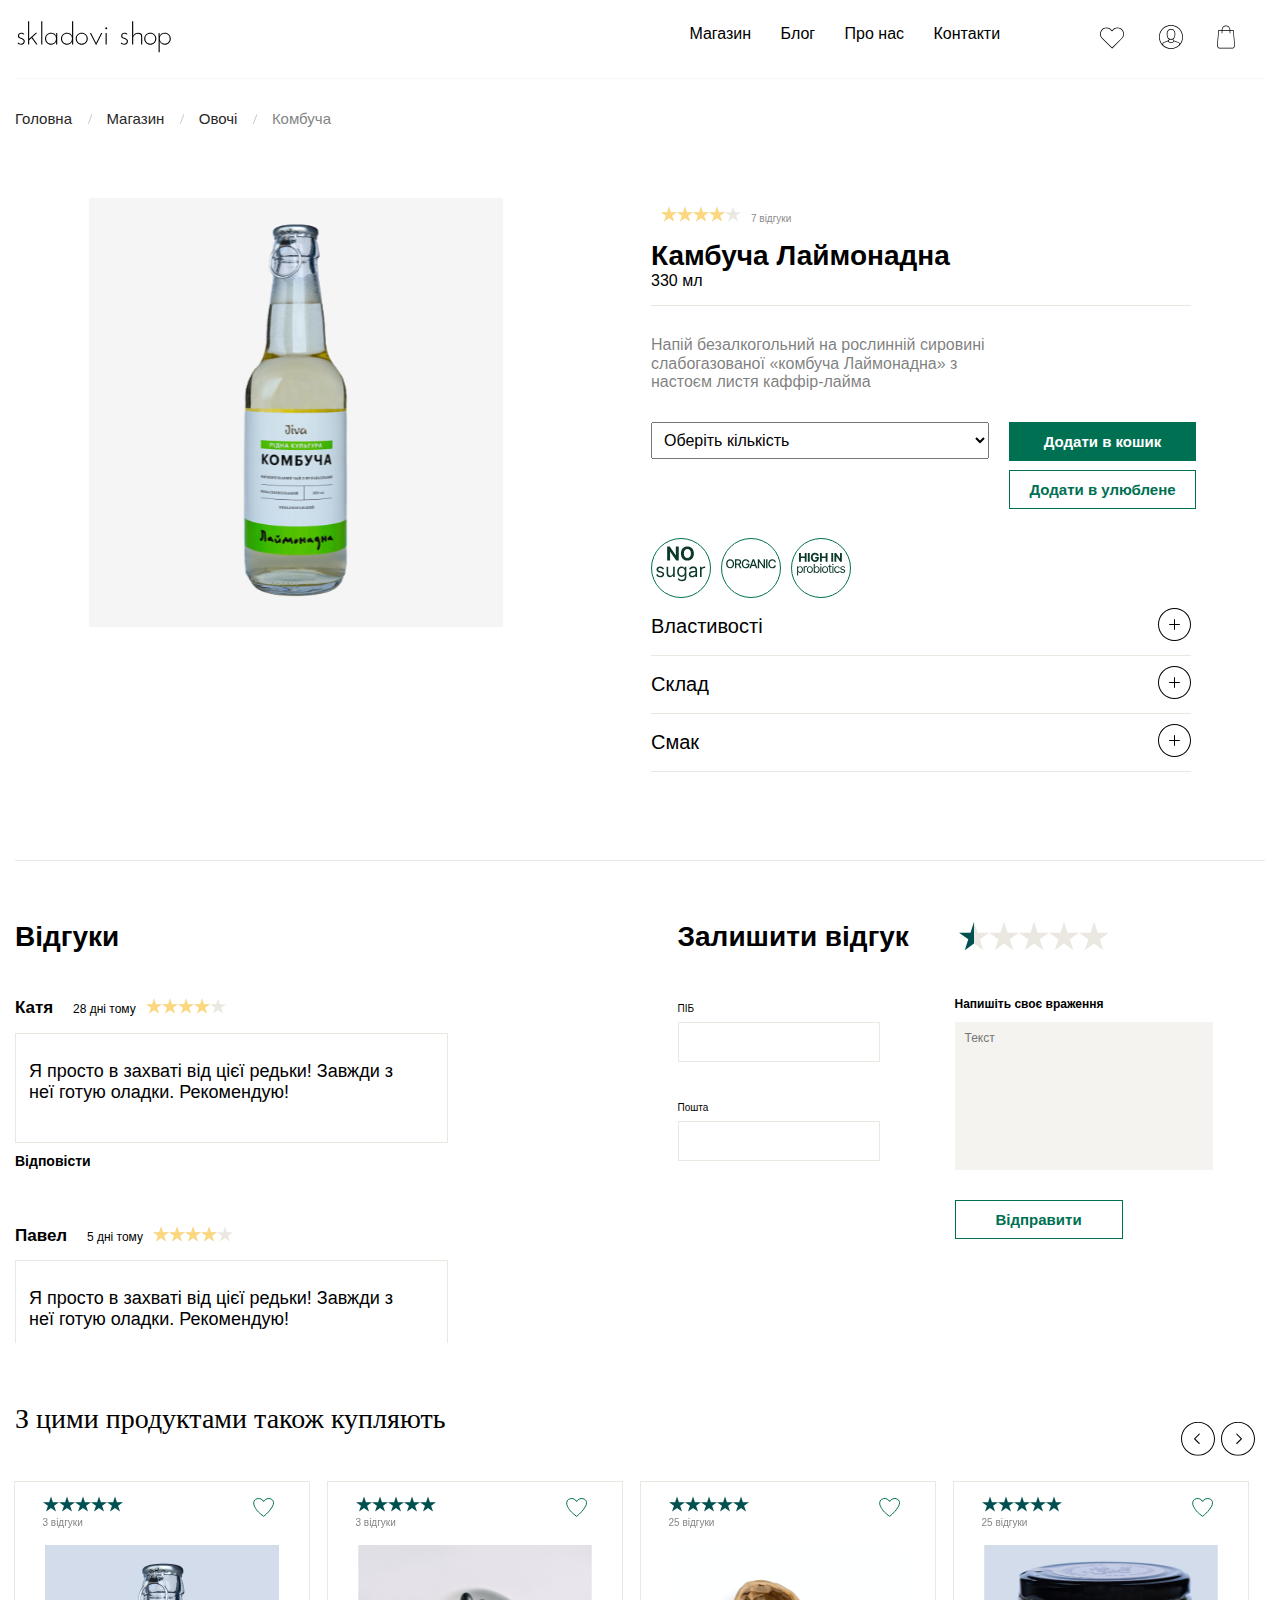
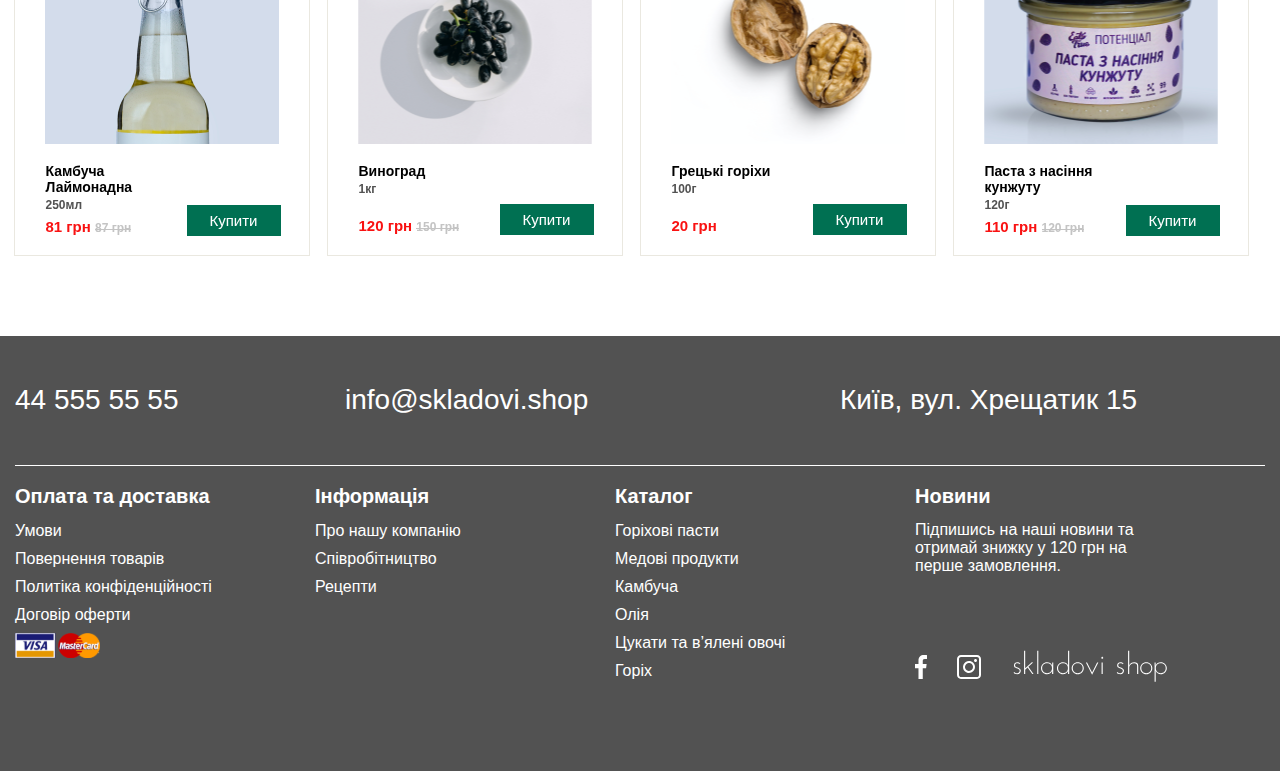
<file: produckt-page2.html>
<!DOCTYPE html>
<html lang="en">

<head>
    <meta charset="UTF-8">
    <meta name="viewport" content="width=device-width, initial-scale=1.0">
    <meta http-equiv="X-UA-Compatible" content="ie=edge">
    <title>Document</title>
    <link rel="stylesheet" href="css/libs.min.css">
    <link rel="stylesheet" href="css/jquery.formstyler.theme.css">
    <link rel="stylesheet" href="css/jquery.formstyler.css">
    <link rel="stylesheet" href="css/style.min.css">
</head>

<body>
<div class="page">
    <header class="header">
        <div class="container">
            <div class="header__inner">
                <a class="logo" href="index.html">
                    <img class="logo__img" src="images/logo.svg" alt="">
                </a>
               
                <div class="header__box">
                    <nav class="menu">
                        <div class="menu__btn">
                            <div></div>
                            <div></div>
                            <div></div>
                        </div>
                        <ul class="menu__list">
                            <li class="menu__item">
                                <a class="menu__link" href="catalog-new.html">Магазин</a>
                            </li>
                            <li class="menu__item">
                                <a class="menu__link" href="blog.html">Блог</a>
                            </li>
                            <li class="menu__item">
                                <a class="menu__link" href="about-us.html">Про нас</a>
                            </li>
                            <li class="menu__item">
                                <a class="menu__link" href="contacts.html">Контакти</a>
                            </li>
                        </ul>
                    </nav>
                    <div class="user">
                        <ul class="user__list">
                            <li class="user__item"><a class="user__list-link" href="#">
                                    <img src="images/like-icon.svg" alt="">
                                </a></li>
                            <li class="user__item"><a class="user__list-link" href="#">
                                    <img src="images/user-icon.svg" alt="">
                                </a></li>
                            <li class="user__item"><a class="user__list-link" href="#">
                                    <img src="images/basket-icon.svg" alt="">
                                </a></li>
                        </ul>
                    </div>
                </div>
                <div class="header__btn-menu icon-user"></div>
            </div>
        </div>
    </header>
    <main class="main">
    <div class="breadcrumbs">
        <div class="container">
            <ul class="breadcrumbs__list">
                <li class="breadcrumbs__list-item">
                    <a href="index.html">Головна</a>
                </li>
                <li class="breadcrumbs__list-item">
                    <a href="catalog-new.html">Магазин</a>
                </li>
                <li class="breadcrumbs__list-item">
                    <a href="#">Овочі</a>
                </li>
                <li class="breadcrumbs__list-item">
                    <span>Комбуча</span>
                </li>
            </ul>
        </div>
    </div>
    <section class="produckt-page">
        <div class="container">
            <div class="produckt-page__inner">
                <div class="produckt-page__item produckt-bg">
                    <img src="images/produckt-2.svg" alt="">
                </div>
                <div class="produckt-page__item">
                    <div class="product__star produckt-page__star">
                        <div class="star-reiting-reviews"></div>
                        <span> 7 відгуки</span>
                    </div>
                    <div class="produckt-page__title">
                        <p class="page__title">Камбуча Лаймонадна</p>
                        <div class="page-volume">
                            <span> 330 мл</span>
                        </div>

                    </div>
                    <p class="produckt-page__price">
                    <div class="produckt-page__pricetext">Напій безалкогольний на рослинній сировині слабогазованої
                        «комбуча Лаймонадна» з настоєм
                        листя каффір-лайма</div>
                    </p>
                    <div class="produckt2-boxprice">
                        <!-- <div class="cull-sum">
                        <button onclick="plus('+')">+</button>
                        <div id="demo">0</div>
                        <button onclick="plus('-')">-</button>
                    </div>-->
                        <div>
                            <select class="boxprice-select">
                                <option>Оберіть кількість</option>
                                <option class="boxprise-option">1
                                </option>
                                <option>2</option>
                                <option>3</option>
                            </select>
                        </div>

                        <div class="produckt-page__btn">
                            <button class="page__btn-buy page-btn page-btn--active">
                                <span>Додати в кошик</span>
                            </button>
                            <button class="page__btn-favorite page-btn">
                                <span> Додати в улюблене</span>
                            </button>
                        </div>
                    </div>
                    <div class="produckt_advantages">
                        <div class="advantages__img">
                            <img src="images/adbavt-1.svg" alt="">
                        </div>
                        <div class="advantages__img">
                            <img src="images/adbavt-2.svg" alt="">
                        </div>
                        <div class="advantages__img">
                            <img src="images/adbavt-3.svg" alt="">
                        </div>
                    </div>

                    <div class="produckt-page__box">
                        <div class="produckt-page__info">
                            <p class="produckt-page__box-title produckt-page__box-title--active">Властивості</p>
                            <p class="produckt-page__box-text">
                                Lorem ipsum dolor sit, amet consectetur adipisicing elit. Expedita totam nesciunt quas
                                culpa nisi corporis excepturi, voluptas quia in reiciendis quasi repellendus quos
                                deleniti ipsa ad, non maiores, assumenda nulla!
                            </p>
                        </div>
                        <div class="produckt-page__info">
                            <p class="produckt-page__box-title">Склад</p>
                            <p class="produckt-page__box-text">
                                Lorem ipsum dolor sit, amet consectetur adipisicing elit. Expedita totam nesciunt quas
                                culpa nisi corporis excepturi, voluptas quia in reiciendis quasi repellendus quos
                                deleniti ipsa ad, non maiores, assumenda nulla!
                            </p>
                        </div>
                        <div class="produckt-page__info">
                            <p class="produckt-page__box-title">Смак</p>
                            <p class="produckt-page__box-text">
                                Lorem ipsum dolor sit, amet consectetur adipisicing elit. Expedita totam nesciunt quas
                                culpa nisi corporis excepturi, voluptas quia in reiciendis quasi repellendus quos
                                deleniti ipsa ad, non maiores, assumenda nulla!
                            </p>
                        </div>
                    </div>
                </div>
            </div>
        </div>
    </section>

    <section class="reviews">
        <div class="container">

            <div class="reviews__inner">
                <div class="reviews__item reviews-more-scrol">

                    <div class="reviews__title">Відгуки</div>
                    <div class="reviews-scroll">
                        <div class="reviews-more__inner">
                            <div class="reviews__item-box">
                                <div class="reviews__item-name">
                                    Катя <span class="reviews__item-date">28 дні тому</span>
                                </div>
                                <div class="star-reiting-reviews"></div>

                            </div>
                            <div class="reviews__item-text">
                                Я просто в захваті від цієї редьки! Завжди з неї готую оладки. Рекомендую!
                            </div>
                            <button class="reviews__item-btn">Відповісти</button>
                        </div>
                        <div class="reviews-more__inner">
                            <div class="reviews__item-box">
                                <div class="reviews__item-name">
                                    Павел <span class="reviews__item-date">5 дні тому</span>
                                </div>
                                <div class="star-reiting-reviews"></div>

                            </div>
                            <div class="reviews__item-text">
                                Я просто в захваті від цієї редьки! Завжди з неї готую оладки. Рекомендую!
                            </div>
                            <button class="reviews__item-btn">Відповісти</button>
                        </div>
                    </div>
                </div>
                <div class="reviews__item ">
                    <div class="box-feackback">
                        <div class="reviews__title">Залишити відгук</div>
                        <div class="star-reviews-feackbeck"></div>
                    </div>
                    <div class="feackback__box">
                        <form class="feackback-form">
                            <div class="feackback-form__name">
                                <label type="text">ПІБ</label>
                                <input class="feackback-fotm__input" type="text" placeholder="">
                                <label type="text">Пошта</label>
                                <input type="text" placeholder="">
                            </div>
                            <div class="feackback-form_text">
                                <label type="text">Напишіть своє враження</label>
                                <textarea name="text" placeholder="Текст"></textarea>
                                <button class="feackback-form-btn">Відправити</button>
                            </div>
                        </form>
                    </div>
                </div>
            </div>
        </div>
    </section>
    <section class="slider">
        <div class="container">
            <div class="slider__title title">
                З цими продуктами також купляють
            </div>
            <div class="slider__inner">
                <div class="product__item">
                    <button class="product__item-favorite"></button>
                    <div class="product__star">
                        <div class="star-reiting"></div>
                        <span> 3 відгуки</span>
                    </div>
                    <a class="product__img" href="#" style="background-image: url('images/content/product-2.png');"></a>
                    <div class="product__info">
                        <div class="product__info-box">
                            <a class="product__info-title" href="#">Камбуча Лаймонадна
                                <span>250мл</span>
                            </a>
                            <div class="product__price">
                                81 грн <span>87 грн</span>
                            </div>
                        </div>
                        <button type="submit" class="product-btn">
                            Купити
                        </button>
                    </div>
                </div>
                <div class="product__item">
                    <button class="product__item-favorite"></button>
                    <div class="product__star">
                        <div class="star-reiting"></div>
                        <span> 3 відгуки</span>
                    </div>
                    <a class="product__img" href="#" style="background-image: url('images/content/product-1.png');"></a>
                    <div class="product__info">
                        <div class="product__info-box">
                            <a class="product__info-title" href="#">Виноград
                                <span>1кг</span>
                            </a>
                            <div class="product__price">
                                120 грн <span>150 грн</span>
                            </div>
                        </div>
                        <button type="submit" class="product-btn">
                            Купити
                        </button>
                    </div>
                </div>

                <div class="product__item">
                    <button class="product__item-favorite"></button>
                    <div class="product__star">
                        <div class="star-reiting"></div>
                        <span> 25 відгуки</span>
                    </div>
                    <a class="product__img" href="#" style="background-image: url('images/content/product-4.png');"> </a>
                    <div class="product__info">
                        <div class="product__info-box">
                            <a class="product__info-title" href="#">Грецькі горіхи
                                <span>100г</span>
                            </a>
                            <div class="product__price">
                                20 грн <span></span>
                            </div>
                        </div>
                        <button type="submit" class="product-btn">
                            Купити
                        </button>
                    </div>
                </div>
                <div class="product__item">
                    <button class="product__item-favorite"></button>
                    <div class="product__star">
                        <div class="star-reiting"></div>
                        <span> 25 відгуки</span>
                    </div>
                    <a class="product__img" href="#" style="background-image: url('images/content/product-3.png');"></a>
                    <div class="product__info">
                        <div class="product__info-box">
                            <a class="product__info-title" href="#">Паста з насіння кунжуту
                                <span>120г</span>
                            </a>
                            <div class="product__price">
                                110 грн <span>120 грн</span>
                            </div>
                        </div>
                        <button type="submit" class="product-btn">
                            Купити
                        </button>
                    </div>
                </div>
                <div class="product__item">
                    <button class="product__item-favorite"></button>
                    <div class="product__star">
                        <div class="star-reiting"></div>
                        <span> 3 відгуки</span>
                    </div>
                    <a class="product__img" href="#" style="background-image: url('images/content/product-1.png');"></a>
                    <div class="product__info">
                        <div class="product__info-box">
                            <a class="product__info-title" href="#">Виноград
                                <span>1кг</span>
                            </a>
                            <div class="product__price">
                                120 грн <span>150 грн</span>
                            </div>
                        </div>
                        <button type="submit" class="product-btn">
                            Купити
                        </button>
                    </div>
                </div>
                <div class="product__item">
                    <button class="product__item-favorite"></button>
                    <div class="product__star">
                        <div class="star-reiting"></div>
                        <span> 3 відгуки</span>
                    </div>
                    <a class="product__img" href="#" style="background-image: url('images/content/product-1.png');"></a>
                    <div class="product__info">
                        <div class="product__info-box">
                            <a class="product__info-title" href="#">Виноград
                                <span>1кг</span>
                            </a>
                            <div class="product__price">
                                120 грн <span>150 грн</span>
                            </div>
                        </div>
                        <button type="submit" class="product-btn">
                            Купити
                        </button>
                    </div>
                </div>
            </div>
        </div>
    </section>
</main>
    <footer class="footer">
        <div class="container">
            <ul class="footer__list">
                <li class="footer__list-title footer__phone">
                    <a class="footer__link" href="tel:+380445555555">44 555 55 55</a>
                </li>
                <li class="footer__list-title footer__mail">
                    <a class="footer__link" href="#">info@skladovi.shop</a>
                </li>
                <li class="footer__list-title footer__adress">
                    <a class="footer__link" href="#">Київ, вул. Хрещатик 15</a>
                </li>
            </ul>
            <div class="footer__info">
                <div class="footer__menu">
                    <p class="footer__menu-title">Оплата та доставка</p>
                    <ul class="footer__menu-list">
                        <li class="footer__menu-link"><a href="#">Умови</a></li>
                        <li class="footer__menu-link"><a href="#">Повернення товарів</a></li>
                        <li class="footer__menu-link"><a href="#">Политіка конфіденційності</a></li>
                        <li class="footer__menu-link"><a href="#">Договір оферти</a></li>
                        <li class="footer__menu-link"><a href="#">
                                <img src="images/card.svg" alt="">
                            </a></li>
                    </ul>
                </div>
                <div class="footer__menu">
                    <p class="footer__menu-title">Інформація</p>
                    <ul class="footer__menu-list">
                        <li class="footer__menu-link"><a href="#">Про нашу компанію</a></li>
                        <li class="footer__menu-link"><a href="#">Співробітництво</a></li>
                        <li class="footer__menu-link"><a href="#">Рецепти</a></li>

                    </ul>
                </div>
                <div class="footer__menu">
                    <p class="footer__menu-title">Каталог</p>
                    <ul class="footer__menu-list">
                        <li class="footer__menu-link"><a href="#">Горіхові пасти</a></li>
                        <li class="footer__menu-link"><a href="#">Медові продукти</a></li>
                        <li class="footer__menu-link"><a href="#">Камбуча</a></li>
                        <li class="footer__menu-link"><a href="#">Олія</a></li>
                        <li class="footer__menu-link"><a href="#">Цукати та в’ялені овочі</a></li>
                        <li class="footer__menu-link"><a href="#">Горіх</a></li>
                    </ul>
                </div>
                <div class="footer__menu footer__menu-new">
                    <p class="footer__menu-title">Новини</p>
                    <div class="footer__menu-box">
                        <div class="footer__text">Підпишись на наші новини та отримай знижку у 120 грн на перше
                            замовлення.</div>
                        <div class="footer__coshil">
                            <ul class="footer__soshil-list">
                                <li class="footer__coshil-link"><a href="#">
                                    <img src="images/facebock.svg" alt="">
                                </a></li>
                                <li class="footer__coshil-link"><a href="#">
                                    <img src="images/content/instagram.svg" alt="">
                                </a></li>
                                <li class="footer__coshil-link"><a href="#">
                                    <img src="images/content/footer-logo.svg" alt="">
                                </a></li>
                            </ul>
                        </div>
                    </div>
                </div>
            </div>
        </div>
        </div>
    </footer>
</div>

    <!--<script src="https://ajax.googleapis.com/ajax/libs/jquery/3.4.1/jquery.min.js"></script>-->
    <script src="https://cdnjs.cloudflare.com/ajax/libs/jquery/3.5.1/jquery.min.js"></script>
    <script src="js/libs.min.js"></script>
    <script src="js/jquery.formstyler.min.js"></script>
    <script src="js/main.js"></script>

</body>

</html>
</file>
<file: css/libs.min.css>
/*! normalize.css v8.0.1 | MIT License | github.com/necolas/normalize.css */button,hr,input{overflow:visible}.mfp-image-holder .mfp-content,img.mfp-img,legend{max-width:100%}progress,sub,sup{vertical-align:baseline}.irs,.slick-slider{-webkit-touch-callout:none;-khtml-user-select:none}.slick-loading .slick-slide,.slick-loading .slick-track{visibility:hidden}.mfp-arrow:after,.mfp-arrow:before,.mfp-container:before,.mfp-figure:after,.slick-track:after,.slick-track:before{content:''}.mfp-arrow,.slick-slider{-webkit-tap-highlight-color:transparent}html{line-height:1.15;-webkit-text-size-adjust:100%}body{margin:0}details,main{display:block}h1{font-size:2em;margin:.67em 0}hr{box-sizing:content-box;height:0}code,kbd,pre,samp{font-family:monospace,monospace;font-size:1em}a{background-color:transparent}abbr[title]{border-bottom:none;text-decoration:underline;text-decoration:underline dotted}b,strong{font-weight:bolder}small{font-size:80%}sub,sup{font-size:75%;line-height:0;position:relative}sub{bottom:-.25em}sup{top:-.5em}img{border-style:none}button,input,optgroup,select,textarea{font-family:inherit;font-size:100%;line-height:1.15;margin:0}button,select{text-transform:none}[type=button],[type=reset],[type=submit],button{-webkit-appearance:button}[type=button]::-moz-focus-inner,[type=reset]::-moz-focus-inner,[type=submit]::-moz-focus-inner,button::-moz-focus-inner{border-style:none;padding:0}[type=button]:-moz-focusring,[type=reset]:-moz-focusring,[type=submit]:-moz-focusring,button:-moz-focusring{outline:ButtonText dotted 1px}fieldset{padding:.35em .75em .625em}legend{box-sizing:border-box;color:inherit;display:table;padding:0;white-space:normal}textarea{overflow:auto}[type=checkbox],[type=radio]{box-sizing:border-box;padding:0}[type=number]::-webkit-inner-spin-button,[type=number]::-webkit-outer-spin-button{height:auto}[type=search]{-webkit-appearance:textfield;outline-offset:-2px}[type=search]::-webkit-search-decoration{-webkit-appearance:none}::-webkit-file-upload-button{-webkit-appearance:button;font:inherit}summary{display:list-item}[hidden],template{display:none}.slick-list,.slick-slider,.slick-track{position:relative;display:block}.slick-slider{box-sizing:border-box;-webkit-user-select:none;-moz-user-select:none;-ms-user-select:none;user-select:none;-ms-touch-action:pan-y;touch-action:pan-y}.slick-list{overflow:hidden;margin:0;padding:0}.slick-list:focus{outline:0}.slick-list.dragging{cursor:pointer;cursor:hand}.slick-slider .slick-list,.slick-slider .slick-track{-webkit-transform:translate3d(0,0,0);-moz-transform:translate3d(0,0,0);-ms-transform:translate3d(0,0,0);-o-transform:translate3d(0,0,0);transform:translate3d(0,0,0)}.slick-track{top:0;left:0;margin-left:auto;margin-right:auto}.mfp-bg,.mfp-wrap{position:fixed;top:0;width:100%;left:0}.slick-track:after,.slick-track:before{display:table}.slick-track:after{clear:both}.slick-slide{display:none;float:left;height:100%;min-height:1px}[dir=rtl] .slick-slide{float:right}.slick-slide img{display:block}.slick-slide.slick-loading img{display:none}.slick-slide.dragging img{pointer-events:none}.slick-initialized .slick-slide{display:block}.slick-vertical .slick-slide{display:block;height:auto;border:1px solid transparent}.slick-arrow.slick-hidden{display:none}.mfp-bg{height:100%;z-index:1042;overflow:hidden;background:#0b0b0b;opacity:.8}.mfp-wrap{height:100%;z-index:1043;outline:0!important;-webkit-backface-visibility:hidden}.mfp-container{text-align:center;position:absolute;width:100%;height:100%;left:0;top:0;padding:0 8px;box-sizing:border-box}.mfp-container:before{display:inline-block;height:100%;vertical-align:middle}.mfp-align-top .mfp-container:before{display:none}.mfp-content{position:relative;display:inline-block;vertical-align:middle;margin:0 auto;text-align:left;z-index:1045}.mfp-ajax-holder .mfp-content,.mfp-inline-holder .mfp-content{width:100%;cursor:auto}.mfp-ajax-cur{cursor:progress}.mfp-zoom-out-cur,.mfp-zoom-out-cur .mfp-image-holder .mfp-close{cursor:-moz-zoom-out;cursor:-webkit-zoom-out;cursor:zoom-out}.mfp-zoom{cursor:pointer;cursor:-webkit-zoom-in;cursor:-moz-zoom-in;cursor:zoom-in}.mfp-auto-cursor .mfp-content{cursor:auto}.mfp-arrow,.mfp-close,.mfp-counter,.mfp-preloader{-webkit-user-select:none;-moz-user-select:none;user-select:none}.mfp-loading.mfp-figure{display:none}.mfp-hide{display:none!important}.mfp-preloader{color:#CCC;position:absolute;top:50%;width:auto;text-align:center;margin-top:-.8em;left:8px;right:8px;z-index:1044}.mfp-preloader a{color:#CCC}.mfp-preloader a:hover{color:#FFF}.mfp-s-error .mfp-content,.mfp-s-ready .mfp-preloader{display:none}button.mfp-arrow,button.mfp-close{overflow:visible;cursor:pointer;background:0 0;border:0;-webkit-appearance:none;display:block;outline:0;padding:0;z-index:1046;box-shadow:none;touch-action:manipulation}button::-moz-focus-inner{padding:0;border:0}.mfp-close{width:44px;height:44px;line-height:44px;position:absolute;right:0;top:0;text-decoration:none;text-align:center;opacity:.65;padding:0 0 18px 10px;color:#FFF;font-style:normal;font-size:28px;font-family:Arial,Baskerville,monospace}.mfp-close:focus,.mfp-close:hover{opacity:1}.mfp-close:active{top:1px}.mfp-close-btn-in .mfp-close{color:#333}.mfp-iframe-holder .mfp-close,.mfp-image-holder .mfp-close{color:#FFF;right:-6px;text-align:right;padding-right:6px;width:100%}.mfp-counter{position:absolute;top:0;right:0;color:#CCC;font-size:12px;line-height:18px;white-space:nowrap}.mfp-arrow{position:absolute;opacity:.65;margin:-55px 0 0;top:50%;padding:0;width:90px;height:110px}.mfp-arrow:active{margin-top:-54px}.mfp-arrow:focus,.mfp-arrow:hover{opacity:1}.mfp-arrow:after,.mfp-arrow:before{display:block;width:0;height:0;position:absolute;left:0;top:0;margin-top:35px;margin-left:35px;border:inset transparent}.mfp-arrow:after{border-top-width:13px;border-bottom-width:13px;top:8px}.mfp-arrow:before{border-top-width:21px;border-bottom-width:21px;opacity:.7}.mfp-arrow-left{left:0}.mfp-arrow-left:after{border-right:17px solid #FFF;margin-left:31px}.mfp-arrow-left:before{margin-left:25px;border-right:27px solid #3F3F3F}.mfp-arrow-right{right:0}.mfp-arrow-right:after{border-left:17px solid #FFF;margin-left:39px}.mfp-arrow-right:before{border-left:27px solid #3F3F3F}.mfp-iframe-holder{padding-top:40px;padding-bottom:40px}.mfp-iframe-holder .mfp-content{line-height:0;width:100%;max-width:900px}.mfp-iframe-holder .mfp-close{top:-40px}.mfp-iframe-scaler{width:100%;height:0;overflow:hidden;padding-top:56.25%}.mfp-iframe-scaler iframe{position:absolute;display:block;top:0;left:0;width:100%;height:100%;box-shadow:0 0 8px rgba(0,0,0,.6);background:#000}.mfp-figure:after,img.mfp-img{width:auto;height:auto;display:block}img.mfp-img{line-height:0;box-sizing:border-box;padding:40px 0;margin:0 auto}.mfp-figure{line-height:0}.mfp-figure:after{position:absolute;left:0;top:40px;bottom:40px;right:0;z-index:-1;box-shadow:0 0 8px rgba(0,0,0,.6);background:#444}.mfp-figure small{color:#BDBDBD;display:block;font-size:12px;line-height:14px}.mfp-figure figure{margin:0}.mfp-bottom-bar{margin-top:-36px;position:absolute;top:100%;left:0;width:100%;cursor:auto}.mfp-title{text-align:left;line-height:18px;color:#F3F3F3;word-wrap:break-word;padding-right:36px}.mfp-gallery .mfp-image-holder .mfp-figure{cursor:pointer}@media screen and (max-width:800px) and (orientation:landscape),screen and (max-height:300px){.mfp-img-mobile .mfp-image-holder{padding-left:0;padding-right:0}.mfp-img-mobile img.mfp-img{padding:0}.mfp-img-mobile .mfp-figure:after{top:0;bottom:0}.mfp-img-mobile .mfp-figure small{display:inline;margin-left:5px}.mfp-img-mobile .mfp-bottom-bar{background:rgba(0,0,0,.6);bottom:0;margin:0;top:auto;padding:3px 5px;position:fixed;box-sizing:border-box}.mfp-img-mobile .mfp-bottom-bar:empty{padding:0}.mfp-img-mobile .mfp-counter{right:5px;top:3px}.mfp-img-mobile .mfp-close{top:0;right:0;width:35px;height:35px;line-height:35px;background:rgba(0,0,0,.6);position:fixed;text-align:center;padding:0}}@media all and (max-width:900px){.mfp-arrow{-webkit-transform:scale(.75);transform:scale(.75)}.mfp-arrow-left{-webkit-transform-origin:0;transform-origin:0}.mfp-arrow-right{-webkit-transform-origin:100%;transform-origin:100%}.mfp-container{padding-left:6px;padding-right:6px}}.jq-ry-container{position:relative;padding:0 5px;line-height:0;display:block;cursor:pointer;-webkit-box-sizing:content-box;-moz-box-sizing:content-box;box-sizing:content-box;direction:ltr}.jq-ry-container[readonly=readonly]{cursor:default}.jq-ry-container>.jq-ry-group-wrapper{position:relative;width:100%}.jq-ry-container>.jq-ry-group-wrapper>.jq-ry-group{position:relative;line-height:0;z-index:10;white-space:nowrap}.jq-ry-container>.jq-ry-group-wrapper>.jq-ry-group>svg{display:inline-block}.jq-ry-container>.jq-ry-group-wrapper>.jq-ry-group.jq-ry-normal-group{width:100%}.jq-ry-container>.jq-ry-group-wrapper>.jq-ry-group.jq-ry-rated-group{width:0;z-index:11;position:absolute;top:0;left:0;overflow:hidden}.irs,.irs-line{position:relative;display:block}.irs{-webkit-user-select:none;-moz-user-select:none;-ms-user-select:none;user-select:none;font-size:12px;font-family:Arial,sans-serif}.irs-line{overflow:hidden;outline:0!important}.irs-bar,.irs-shadow{position:absolute;width:0;left:0}.irs-bar{display:block}.irs-shadow{display:none}.irs-from,.irs-handle,.irs-max,.irs-min,.irs-single,.irs-to{display:block;position:absolute;cursor:default}.irs-handle{box-sizing:border-box;z-index:1}.irs-handle.type_last{z-index:2}.irs-min{left:0}.irs-max{right:0}.irs-from,.irs-single,.irs-to{top:0;left:0;white-space:nowrap}.irs-grid{position:absolute;display:none;bottom:0;left:0;width:100%;height:20px}.irs-with-grid .irs-grid{display:block}.irs-grid-pol{position:absolute;top:0;left:0;width:1px;height:8px;background:#000}.irs-grid-pol.small{height:4px}.irs-grid-text{position:absolute;bottom:0;left:0;white-space:nowrap;text-align:center;font-size:9px;line-height:9px;padding:0 3px;color:#000}.irs-disable-mask{position:absolute;display:block;top:0;left:-1%;width:102%;height:100%;cursor:default;background:rgba(0,0,0,0);z-index:2}.lt-ie9 .irs-disable-mask{background:#000;filter:alpha(opacity=0);cursor:not-allowed}.irs-disabled{opacity:.4}.irs-hidden-input{position:absolute!important;display:block!important;top:0!important;left:0!important;width:0!important;height:0!important;font-size:0!important;line-height:0!important;padding:0!important;margin:0!important;overflow:hidden;outline:0!important;z-index:-9999!important;background:0 0!important;border-style:solid!important;border-color:transparent!important}.irs--flat{height:40px}.irs--flat.irs-with-grid{height:60px}.irs--flat .irs-line{top:25px;height:12px;background-color:#e1e4e9;border-radius:4px}.irs--flat .irs-bar{top:25px;height:12px;background-color:#ed5565}.irs--flat .irs-bar--single{border-radius:4px 0 0 4px}.irs--flat .irs-shadow{height:1px;bottom:16px;background-color:#e1e4e9}.irs--flat .irs-handle{top:22px;width:16px;height:18px;background-color:transparent}.irs--flat .irs-handle>i:first-child{position:absolute;display:block;top:0;left:50%;width:2px;height:100%;margin-left:-1px;background-color:#da4453}.irs--flat .irs-handle.state_hover>i:first-child,.irs--flat .irs-handle:hover>i:first-child{background-color:#a43540}.irs--flat .irs-max,.irs--flat .irs-min{top:0;padding:1px 3px;color:#999;font-size:10px;line-height:1.333;text-shadow:none;background-color:#e1e4e9;border-radius:4px}.irs--flat .irs-from,.irs--flat .irs-single,.irs--flat .irs-to{color:#fff;font-size:10px;line-height:1.333;text-shadow:none;padding:1px 5px;background-color:#ed5565;border-radius:4px}.irs--flat .irs-from:before,.irs--flat .irs-single:before,.irs--flat .irs-to:before{position:absolute;display:block;content:"";bottom:-6px;left:50%;width:0;height:0;margin-left:-3px;overflow:hidden;border:3px solid transparent;border-top-color:#ed5565}.irs--big,.irs--modern,.irs--modern.irs-with-grid{height:55px}.irs--flat .irs-grid-pol{background-color:#e1e4e9}.irs--flat .irs-grid-text{color:#999}.irs--big.irs-with-grid{height:70px}.irs--big .irs-line{top:33px;height:12px;background-color:#fff;background:linear-gradient(to bottom,#ddd -50%,#fff 150%);border:1px solid #ccc;border-radius:12px}.irs--big .irs-bar{top:33px;height:12px;background-color:#92bce0;border:1px solid #428bca;background:linear-gradient(to bottom,#fff 0,#428bca 30%,#b9d4ec 100%);box-shadow:inset 0 0 1px 1px rgba(255,255,255,.5)}.irs--big .irs-bar--single{border-radius:12px 0 0 12px}.irs--big .irs-shadow{height:1px;bottom:16px;background-color:rgba(66,139,202,.5)}.irs--big .irs-handle{top:25px;width:30px;height:30px;border:1px solid rgba(0,0,0,.3);background-color:#cbcfd5;background:linear-gradient(to bottom,#fff 0,#B4B9BE 30%,#fff 100%);box-shadow:1px 1px 2px rgba(0,0,0,.2),inset 0 0 3px 1px #fff;border-radius:30px}.irs--big .irs-handle.state_hover,.irs--big .irs-handle:hover{border-color:rgba(0,0,0,.45);background-color:#939ba7;background:linear-gradient(to bottom,#fff 0,#919BA5 30%,#fff 100%)}.irs--big .irs-max,.irs--big .irs-min{top:0;padding:1px 5px;color:#fff;text-shadow:none;background-color:#9f9f9f;border-radius:3px}.irs--big .irs-from,.irs--big .irs-single,.irs--big .irs-to{color:#fff;text-shadow:none;padding:1px 5px;background-color:#428bca;background:linear-gradient(to bottom,#428bca 0,#3071a9 100%);border-radius:3px}.irs--big .irs-grid-pol{background-color:#428bca}.irs--big .irs-grid-text{color:#428bca}.irs--modern .irs-line{top:25px;height:5px;background-color:#d1d6e0;background:linear-gradient(to bottom,#e0e4ea 0,#d1d6e0 100%);border:1px solid #a3adc1;border-bottom-width:0;border-radius:5px}.irs--modern .irs-bar{top:25px;height:5px;background:#20b426;background:linear-gradient(to bottom,#20b426 0,#18891d 100%)}.irs--modern .irs-bar--single{border-radius:5px 0 0 5px}.irs--modern .irs-shadow{height:1px;bottom:21px;background-color:rgba(209,214,224,.5)}.irs--modern .irs-handle{top:37px;width:12px;height:13px;border:1px solid #a3adc1;border-top-width:0;box-shadow:1px 1px 1px rgba(0,0,0,.1);border-radius:0 0 3px 3px}.irs--modern .irs-handle>i:nth-child(1){position:absolute;display:block;top:-4px;left:1px;width:6px;height:6px;border:1px solid #a3adc1;background:#fff;transform:rotate(45deg)}.irs--modern .irs-handle>i:nth-child(2){position:absolute;display:block;box-sizing:border-box;top:0;left:0;width:10px;height:12px;background:#e9e6e6;background:linear-gradient(to bottom,#fff 0,#e9e6e6 100%);border-radius:0 0 3px 3px}.irs--modern .irs-handle>i:nth-child(3){position:absolute;display:block;box-sizing:border-box;top:3px;left:3px;width:4px;height:5px;border-left:1px solid #a3adc1;border-right:1px solid #a3adc1}.irs--modern .irs-handle.state_hover,.irs--modern .irs-handle:hover{border-color:#7685a2;background:#c3c7cd;background:linear-gradient(to bottom,#fff 0,#919ba5 30%,#fff 100%)}.irs--modern .irs-handle.state_hover>i:nth-child(1),.irs--modern .irs-handle:hover>i:nth-child(1){border-color:#7685a2}.irs--modern .irs-handle.state_hover>i:nth-child(3),.irs--modern .irs-handle:hover>i:nth-child(3){border-color:#48536a}.irs--modern .irs-max,.irs--modern .irs-min{top:0;font-size:10px;line-height:1.333;text-shadow:none;padding:1px 5px;color:#fff;background-color:#d1d6e0;border-radius:5px}.irs--modern .irs-from,.irs--modern .irs-single,.irs--modern .irs-to{font-size:10px;line-height:1.333;text-shadow:none;padding:1px 5px;background-color:#20b426;color:#fff;border-radius:5px}.irs--modern .irs-from:before,.irs--modern .irs-single:before,.irs--modern .irs-to:before{position:absolute;display:block;content:"";bottom:-6px;left:50%;width:0;height:0;margin-left:-3px;overflow:hidden;border:3px solid transparent;border-top-color:#20b426}.irs--modern .irs-grid{height:25px}.irs--modern .irs-grid-pol{background-color:#dedede}.irs--modern .irs-grid-text{color:silver;font-size:13px}.irs--sharp{height:50px;font-size:12px;line-height:1}.irs--sharp.irs-with-grid{height:57px}.irs--sharp .irs-line{top:30px;height:2px;background-color:#000;border-radius:2px}.irs--sharp .irs-bar{top:30px;height:2px;background-color:#ee22fa}.irs--sharp .irs-bar--single{border-radius:2px 0 0 2px}.irs--sharp .irs-shadow{height:1px;bottom:21px;background-color:rgba(0,0,0,.5)}.irs--sharp .irs-handle{top:25px;width:10px;height:10px;background-color:#a804b2}.irs--sharp .irs-handle>i:first-child{position:absolute;display:block;top:100%;left:0;width:0;height:0;border:5px solid transparent;border-top-color:#a804b2}.irs--sharp .irs-handle.state_hover,.irs--sharp .irs-handle:hover{background-color:#000}.irs--sharp .irs-handle.state_hover>i:first-child,.irs--sharp .irs-handle:hover>i:first-child{border-top-color:#000}.irs--sharp .irs-max,.irs--sharp .irs-min{color:#fff;font-size:14px;line-height:1;top:0;padding:3px 4px;opacity:.4;background-color:#a804b2;border-radius:2px}.irs--sharp .irs-from,.irs--sharp .irs-single,.irs--sharp .irs-to{font-size:14px;line-height:1;text-shadow:none;padding:3px 4px;background-color:#a804b2;color:#fff;border-radius:2px}.irs--sharp .irs-from:before,.irs--sharp .irs-single:before,.irs--sharp .irs-to:before{position:absolute;display:block;content:"";bottom:-6px;left:50%;width:0;height:0;margin-left:-3px;overflow:hidden;border:3px solid transparent;border-top-color:#a804b2}.irs--sharp .irs-grid{height:25px}.irs--sharp .irs-grid-pol{background-color:#dedede}.irs--sharp .irs-grid-text{color:silver;font-size:13px}.irs--round{height:50px}.irs--round.irs-with-grid{height:65px}.irs--round .irs-line{top:36px;height:4px;background-color:#dee4ec;border-radius:4px}.irs--round .irs-bar{top:36px;height:4px;background-color:#006cfa}.irs--round .irs-bar--single{border-radius:4px 0 0 4px}.irs--round .irs-shadow{height:4px;bottom:21px;background-color:rgba(222,228,236,.5)}.irs--round .irs-handle{top:26px;width:24px;height:24px;border:4px solid #006cfa;background-color:#fff;border-radius:24px;box-shadow:0 1px 3px rgba(0,0,255,.3)}.irs--round .irs-handle.state_hover,.irs--round .irs-handle:hover{background-color:#f0f6ff}.irs--round .irs-max,.irs--round .irs-min{color:#333;font-size:14px;line-height:1;top:0;padding:3px 5px;background-color:rgba(0,0,0,.1);border-radius:4px}.irs--round .irs-from,.irs--round .irs-single,.irs--round .irs-to{font-size:14px;line-height:1;text-shadow:none;padding:3px 5px;background-color:#006cfa;color:#fff;border-radius:4px}.irs--round .irs-grid-pol,.irs--square .irs-line{background-color:#dedede}.irs--round .irs-from:before,.irs--round .irs-single:before,.irs--round .irs-to:before{position:absolute;display:block;content:"";bottom:-6px;left:50%;width:0;height:0;margin-left:-3px;overflow:hidden;border:3px solid transparent;border-top-color:#006cfa}.irs--round .irs-grid{height:25px}.irs--round .irs-grid-text{color:silver;font-size:13px}.irs--square{height:50px}.irs--square.irs-with-grid{height:60px}.irs--square .irs-line{top:31px;height:4px}.irs--square .irs-bar{top:31px;height:4px;background-color:#000}.irs--square .irs-shadow{height:2px;bottom:21px;background-color:#dedede}.irs--square .irs-handle{top:25px;width:16px;height:16px;border:3px solid #000;background-color:#fff;-webkit-transform:rotate(45deg);-ms-transform:rotate(45deg);transform:rotate(45deg)}.irs--square .irs-handle.state_hover,.irs--square .irs-handle:hover{background-color:#f0f6ff}.irs--square .irs-max,.irs--square .irs-min{color:#333;font-size:14px;line-height:1;top:0;padding:3px 5px;background-color:rgba(0,0,0,.1)}.irs--square .irs-from,.irs--square .irs-single,.irs--square .irs-to{font-size:14px;line-height:1;text-shadow:none;padding:3px 5px;background-color:#000;color:#fff}.irs--square .irs-grid{height:25px}.irs--square .irs-grid-pol{background-color:#dedede}.irs--square .irs-grid-text{color:silver;font-size:11px}
</file>
<file: css/style.min.css>
.page{overflow:hidden;display:-webkit-box;display:-ms-flexbox;display:flex;-webkit-box-orient:vertical;-webkit-box-direction:normal;-ms-flex-direction:column;flex-direction:column;min-height:100vh}.footer{margin-top:auto}html{-webkit-box-sizing:border-box;box-sizing:border-box}*,*::before,*::after{-webkit-box-sizing:inherit;box-sizing:inherit;margin:0;padding:0}body{color:#000;font-family:'Noah-Regular', sans-serif;margin:0 auto;overflow-x:hidden}a{display:inline-block;text-decoration:none;color:inherit}ul,li{padding:0;margin:0;list-style:none}h1,h2,h3,h4,h5,h6{padding:0;margin:0}.container{max-width:1430px;margin:0 auto;padding:0 15px}.container-fluid{max-width:1800px;width:100%;padding:0 15px}.title{font-family:Noah;font-weight:500;font-size:28px;color:#010101;margin-bottom:45px}button{background-color:transparent;outline:none;cursor:pointer}.cull-sum{display:-webkit-box;display:-ms-flexbox;display:flex;-webkit-box-pack:justify;-ms-flex-pack:justify;justify-content:space-between;-webkit-box-align:center;-ms-flex-align:center;align-items:center;border:1px solid #EAE8E0;border-radius:4px;height:40px;width:140px;padding:0 10px}.cull-sum button{border:none}#demo{text-align:center}@font-face{font-family:'Noah-Bold', sans-serif;src:url("../fonts/Noah-Bold.woff2") format("woff2"),url("../fonts/Noah-Bold.woff") format("woff");font-weight:bold}@font-face{font-family:'Noah-Regular', sans-serif;src:url("../fonts/Noah-Regular.woff2") format("woff2"),url("../fonts/Noah-Regular.woff") format("woff");font-weight:400}@font-face{font-family:'icomoon';src:url("../fonts/icomoon.eot?bey6za");src:url("../fonts/icomoon.eot?bey6za#iefix") format("embedded-opentype"),url("../fonts/icomoon.ttf?bey6za") format("truetype"),url("../fonts/icomoon.woff?bey6za") format("woff"),url("../fonts/icomoon.svg?bey6za#icomoon") format("svg");font-weight:normal;font-style:normal;font-display:block}[class^="icon-"],[class*=" icon-"]{font-family:'icomoon' !important;speak:never;font-style:normal;font-weight:normal;font-variant:normal;text-transform:none;line-height:1;-webkit-font-smoothing:antialiased;-moz-osx-font-smoothing:grayscale}.icon-user:before{content:"\e8f9"}body::-webkit-scrollbar{width:0px}.header__inner{display:-webkit-box;display:-ms-flexbox;display:flex;-webkit-box-align:center;-ms-flex-align:center;align-items:center;-webkit-box-pack:justify;-ms-flex-pack:justify;justify-content:space-between;min-height:79px;position:relative;border-bottom:1px solid #F4F7F4;margin-bottom:30px}.header__box{display:-webkit-box;display:-ms-flexbox;display:flex}.logo{margin-right:20px}.menu{margin-right:100px}.menu__item,.user__item{display:inline-block}.menu__item+.menu__item{margin-left:25px}.user__item{margin-right:30px}.menu__btn,.header__btn-menu{display:none}.user__list{display:inline-block}.banner{width:100%;outline:hidden}.banner__inner{position:relative;margin-bottom:80px}.banner__item{cursor:pointer;-webkit-transition:all .5s;-o-transition:all .5s;transition:all .5s}.banner__item img{width:100%;background-repeat:no-repeat;background-size:cover;background-position:center center}.slick-btn{position:absolute;top:50%;-webkit-transform:translateY(-50%);-ms-transform:translateY(-50%);transform:translateY(-50%);z-index:5;margin:0;padding:0;border:none;outline:inherit;background-color:transparent}.slick__btn-left{left:40px}.slick__btn-right{right:30px}.slick-dots{position:absolute;bottom:50px;text-align:center;background-color:transparent;right:0;left:0;cursor:pointer}.slick-dots li{display:inline-block;padding:5px}.slick-dots button{font-size:0;width:15px;height:15px;border-radius:50%;border:none;outline:none;border:1px solid #555555}.categories__inner{text-align:center;padding-bottom:80px}.categories__title{font-size:36px;text-align:left;font-weight:bold;margin-bottom:65px;font-family:'Noah-Bold', sans-serif}.categories__items{display:-webkit-box;display:-ms-flexbox;display:flex;-webkit-box-pack:justify;-ms-flex-pack:justify;justify-content:space-between;-ms-flex-wrap:wrap;flex-wrap:wrap}.categories__item{min-width:305px;height:219px;background-color:#F0F1F0;text-align:center;position:relative;background-repeat:no-repeat;background-position:center center;background-size:cover;margin-bottom:65px}.categories__item img{position:absolute;bottom:0;right:0;left:0;margin:0 auto}.cotegories__item-title{font-family:'Noah-Bold', sans-serif;font-weight:bold;font-size:20px;line-height:23px;padding-top:25px}.cotegories__item-title span{display:block;color:rgba(0,0,0,0.5);font-size:12px}.categories__btn{padding:10px 30px;background-color:#007052;color:#fff;font-weight:bold;font-size:15px;line-height:19px;cursor:pointer}.slider__inner,.review__inner{position:relative;display:inline-block;margin-bottom:80px;width:100%;text-align:center;margin-right:-15px;margin-left:-10px}.slider__inner .slick-btn,.review__inner .slick-btn{position:absolute;border:none;outline:inherit;z-index:5;background-color:transparent}.slider__inner .slick-next,.review__inner .slick-next{top:-40px;right:40px;left:auto}.slider__inner .slick-prev,.review__inner .slick-prev{top:-40px;right:0}.product__item{position:relative;text-align:center;max-width:330px;width:100%;height:375px;border:1px solid #EAE8E0;padding:10px 40px}.product__item-favorite{position:absolute;right:33px;top:8px;width:27px;height:27px;border:none;outline:none;background-color:transparent;z-index:5}.product__item-favorite::before{content:'';position:absolute;background-image:url("../images/favorite.svg");right:-4px;top:8px;width:27px;height:27px;background-repeat:no-repeat;cursor:pointer}.product__item-favorite--active::before{background-image:url("../images/favorite-activ.svg")}.product__star{margin-top:8px;margin-bottom:15px;text-align:left}.product__star span{color:rgba(0,0,0,0.5);font-size:10px;font-family:'Noah-Regular', sans-serif;font-style:normal;margin-top:7px}.jq-ry-container{padding:0}.product__img{background-position:center center;background-repeat:no-repeat;background-size:cover;max-width:234px;width:100%;height:199px}.product__info{margin:15px 0;display:-webkit-box;display:-ms-flexbox;display:flex;-webkit-box-pack:justify;-ms-flex-pack:justify;justify-content:space-between;-webkit-box-align:end;-ms-flex-align:end;align-items:flex-end;font-family:'Noah-Bold', sans-serif;font-weight:bold}.product__info-box{max-width:143px;padding-left:3px;text-align:left}.product__info-title{font-size:14px;height:50px}.product__info-title span{display:block;font-size:12px;color:#525252;margin-top:4px}.product__price{font-size:15px;color:#F91212;margin-top:4px}.product__price span{margin-left:0px;font-size:12px;color:#C4C4C4;position:relative}.product__price span::before{content:'';position:absolute;width:100%;height:1px;background-color:#C4C4C4;top:8px;bottom:0}.product-btn{padding:6px 23px;color:#fff;background-color:#007052;border:none;outline:none;font-size:15px;line-height:19px;max-height:31px}.review__inner{position:relative;text-align:center;display:-webkit-box;display:-ms-flexbox;display:flex;-webkit-box-pack:justify;-ms-flex-pack:justify;justify-content:space-between}.review__item{max-width:680px;width:100%;height:295px;background-color:#F0F1F0;padding:8px 50px 30px;text-align:left}.riview__item-info{display:-webkit-box;display:-ms-flexbox;display:flex;-webkit-box-align:center;-ms-flex-align:center;align-items:center;margin-bottom:30px}.riview__item-info .auotar{width:80px;height:80px;border-radius:50%}.riview__item-info .auotar-name{font-family:Noah;margin-left:20px;font-weight:bold;font-size:17px;line-height:25px}.riview__item-info .auotar-name span{display:block;font-weight:500;font-size:16px;color:rgba(0,0,0,0.5)}.review__text{font-family:Noah;font-weight:normal;font-style:normal;font-size:20px;color:#525252;line-height:25px;margin-bottom:20px}.review__text .review__text-link{font-family:'Noah-Bold', sans-serif;font-size:14px;font-weight:700}.choice__product-inner{display:-webkit-box;display:-ms-flexbox;display:flex;-webkit-box-pack:justify;-ms-flex-pack:justify;justify-content:space-between;margin-bottom:80px}.different__inner{display:-webkit-box;display:-ms-flexbox;display:flex;-webkit-box-pack:justify;-ms-flex-pack:justify;justify-content:space-between;margin-bottom:80px}.different__item{background-color:#F0F1F0;width:622px;height:280px;padding:40px 30px 80px 70px;position:relative}.different__title{font-weight:500;font-size:28px;line-height:100%;margin-bottom:30px;color:#000}.different__text{max-width:289px;font-weight:500;font-size:16px;font-family:'Noah-Regular', sans-serif;line-height:20px;margin-bottom:30px}.different__text span{color:#007052}.different__btn{padding:10px 30px;color:#fff;background-color:#007052;font-weight:bold;font-size:15px;line-height:19px}.different__img{position:absolute;right:20px;bottom:0;width:230px;height:180px}.recipe{background-color:#DCE1DB;padding-top:70px}.recipe__box{display:-webkit-box;display:-ms-flexbox;display:flex;-webkit-box-pack:justify;-ms-flex-pack:justify;justify-content:space-between;margin-bottom:30px}.recipe__btn{height:40px;padding:10px 40px 10px;background-color:transparent;border:1px solid #007052;color:#007052}.recipe__inner{display:-webkit-box;display:-ms-flexbox;display:flex;-webkit-box-pack:justify;-ms-flex-pack:justify;justify-content:space-between;padding-bottom:100px}.recipe__item{cursor:pointer}.recipe__item img{max-width:622px;width:100%;height:346px;background-position:center;background-repeat:no-repeat;background-size:cover}.footer{color:#fff;background-color:#525252}.footer__list{display:-webkit-box;display:-ms-flexbox;display:flex;height:130px;-webkit-box-align:center;-ms-flex-align:center;align-items:center;border-bottom:1px solid #fff;margin-bottom:20px}.footer__list li{margin-right:50px}.footer__link{font-family:'Noah-Regular', sans-serif;font-weight:500;font-size:28px;line-height:100%}.footer__phone{width:280px}.footer__mail{width:275px}.footer__info{display:-webkit-box;display:-ms-flexbox;display:flex;-webkit-box-pack:start;-ms-flex-pack:start;justify-content:flex-start;-ms-flex-wrap:wrap;flex-wrap:wrap}.footer__menu{width:280px;margin-right:50px;margin-bottom:70px}.footer__menu-new{width:350px}.footer__menu-title{font-family:'Noah-Bold', sans-serif;font-weight:bold;font-size:20px;line-height:100%;margin-bottom:15px}.footer__menu-link{font-family:'Noah-Regular', sans-serif;font-weight:500;font-size:16px;line-height:20px;margin-top:8px}.footer__soshil-list{display:-webkit-box;display:-ms-flexbox;display:flex;-webkit-box-align:center;-ms-flex-align:center;align-items:center}.footer__coshil-link{margin-right:30px}.footer__menu-box{height:180px;display:-webkit-box;display:-ms-flexbox;display:flex;-webkit-box-orient:vertical;-webkit-box-direction:normal;-ms-flex-direction:column;flex-direction:column;-webkit-box-pack:justify;-ms-flex-pack:justify;justify-content:space-between}.footer__text{padding-top:0}.info__delivery{background-color:#F0F1F0}.info__delivery-text{font-family:'Noah-Regular', sans-serif;font-weight:500;font-size:12px;padding:7px 0px;text-align:center}.catalog__box-1{display:-webkit-box;display:-ms-flexbox;display:flex;-webkit-box-pack:justify;-ms-flex-pack:justify;justify-content:space-between;height:60px;-webkit-box-align:center;-ms-flex-align:center;align-items:center;border-bottom:1px solid #EAE8E0}.catalog__menu-title{font-family:'Noah-Regular', sans-serif;font-weight:500;font-size:28px;line-height:100%}.catalog__inner-btn button{font-family:'Noah-Regular', sans-serif;margin-left:22px;font-weight:500;font-size:16px;line-height:100%;padding:10px;border:1px solid #EAE8E0}.catalog__inner-btn{overflow-x:auto;width:100%}.catalog__wrapper{margin-top:30px;display:-webkit-box;display:-ms-flexbox;display:flex;-webkit-box-pack:justify;-ms-flex-pack:justify;justify-content:space-between}.catalog__inner{max-width:1100px;width:100%}.aside-tab__item{display:none}.aside-tab__item.active-tab--content{display:block}.tab-item{display:none}.tab-item.tab-item--active{display:block}.aside-tab__item.tab-item{width:100%;display:-webkit-box;display:-ms-flexbox;display:flex;-webkit-box-pack:justify;-ms-flex-pack:justify;justify-content:space-between;-ms-flex-wrap:wrap;flex-wrap:wrap}.aside-tab__item.tab-item .product__item{margin-bottom:30px}.catalog__aside{max-width:250px;width:100%;margin-bottom:100px}span.irs{max-width:200px;width:100%}.breadcrumbs{margin-bottom:30px}.breadcrumbs__list-item+.breadcrumbs__list-item{margin-left:30px}.breadcrumbs__list-item{font-weight:normal;font-size:15px;line-height:19px;color:#282828;display:inline-block;position:relative}.breadcrumbs__list-item::after{content:'';position:absolute;background-image:url("../images/content/breadgramps-line.svg");right:-20px;top:5px;width:5px;height:10px}.breadcrumbs__list-item:last-child::after{display:none}.breadcrumbs__list-item:last-child{color:#848484}.filter-styler{background:#FFFFFF}.filter-styler select{border:1px solid #EAE8E0;padding:10px 19px 10px;background-color:#fff;width:154px;font-weight:500;font-size:12px;line-height:24px;outline:none;cursor:pointer}.filter-styler select option{margin:5px 0}.aside__title{font-family:'Noah-Bold', sans-serif;font-weight:bold;font-size:20px;margin-bottom:24px;width:300px}.aside__title span{display:block;font-size:12px;color:rgba(0,0,0,0.5)}.aside__list{margin-bottom:26px}.aside__list .aside__link{margin-left:10px;padding-top:15px}.aside__list .aside__link a{font-family:'Noah-Regular', sans-serif;font-weight:500;font-size:15px}.jq-selectbox__select{height:32px;padding:0 45px 0 10px;border:1px solid #EAE8E0;border-radius:0px;background:transparent;width:154px;-webkit-box-shadow:none;box-shadow:none;font-size:12px;font-weight:500;color:#000;text-shadow:none}.jq-selectbox__trigger{position:absolute;top:0;right:0;width:34px;height:100%;border-left:none}.jq-selectbox__trigger-arrow{display:none}.jq-selectbox{position:relative}.jq-selectbox:after{content:'';position:absolute;right:10px;background-image:url("../images/icon/arrows.svg");width:11px;height:8px;font-size:15px;background-position:center;background-repeat:no-repeat;top:13px}.jq-selectbox__dropdown{-webkit-box-sizing:border-box;box-sizing:border-box;width:100%;margin:0px;padding:0;border:1px solid #CCC;border-top:none;border-radius:4px;background:#FFF;-webkit-box-shadow:0 2px 10px rgba(0,0,0,0.2);box-shadow:0 2px 10px rgba(0,0,0,0.2)}.jq-selectbox li.selected{background-color:#fff;color:#000}.jq-selectbox li:hover{background-color:#fff;color:#000}.catalog__banner{max-width:1050px;margin:0 auto 30px;height:265px;padding:75px 80px}.catalog__banner img{background-position:center;background-repeat:no-repeat;background-size:cover;-o-object-fit:cover;object-fit:cover;width:100%}.catalog__banner-title{font-family:'Noah-Bold', sans-serif;font-weight:bold;font-size:36px;max-width:580px;width:100%;color:#fff}.banner__button{font-family:'Noah-Bold', sans-serif;padding:10px 30px;background-color:#fff;color:#007052;font-size:15px;line-height:19px;margin-left:100px}.catalog__price-tabs{padding:39px 0 70px}.catalog__inner-tab{display:-webkit-box;display:-ms-flexbox;display:flex}.catalog__tab{width:300px}.catalog__tab span{margin-left:10px}.tabs-content__item{text-align:center}.tabs-content__item .product__item{display:inline-block;margin:15px}.tabs-content__item.tabs-content{display:none}.tabs-content__item.tabs-content.tabs-content--active{display:block}.tabs-container{margin:15px auto}.catalog__menu-btn{border:1px solid #EAE8E0;padding:10px}.catalog__box-menu{margin:20px 0;display:-webkit-box;display:-ms-flexbox;display:flex;-webkit-box-pack:justify;-ms-flex-pack:justify;justify-content:space-between}.menu__filter-box{width:100%;display:-webkit-box;display:-ms-flexbox;display:flex;-webkit-box-pack:justify;-ms-flex-pack:justify;justify-content:space-between;text-align:center;margin-left:50px}.catalog__menu-btn--active{background-color:#EAE8E0;font-size:16px;line-height:100%;padding:10px;border:1px solid #EAE8E0}.irs--flat .irs-bar{top:8px;height:8px;background-color:#007052}.irs--flat .irs-line{top:8px;height:8px;background-color:#e1e4e9;border-radius:4px}.irs-with-grid .irs-grid{display:block}.irs--flat .irs-from,.irs--flat .irs-single,.irs--flat .irs-to{width:17px;height:19px;font-size:0px;line-height:1.333;border:2px solid #007052;text-shadow:none;padding:5px 5px;background-color:#fff;border-radius:50%;z-index:5}.irs--flat .irs-handle{top:0px;width:0px;height:0px;background-color:transparent}.irs-from{display:none}.irs-with-grid .irs-grid{display:none}.irs--flat .irs-from:before,.irs--flat .irs-single:before,.irs--flat .irs-to:before{position:absolute;display:block;content:"";bottom:-6px;left:50%;width:0;height:0;margin-left:-3px;overflow:hidden;border:3px solid transparent;border-top-color:none}.irs--flat .irs-max,.irs--flat .irs-min{top:34px;padding:1px 3px;color:#999;font-size:10px;line-height:1.333;text-shadow:none;background-color:#fff;border-radius:4px}.produckt-page{padding-top:40px}.produckt-page__inner{display:-webkit-box;display:-ms-flexbox;display:flex;-webkit-box-pack:justify;-ms-flex-pack:justify;justify-content:space-between}.produckt-page__item{width:540px;margin:0 auto;margin-bottom:88px}.produckt-page__item img{width:414px;height:424px}.produckt-page__star{display:-webkit-box;display:-ms-flexbox;display:flex}.produckt-page__star span{margin-left:10px}.produckt-page__title{border-bottom:1px solid #EAE8E0}.page__title{font-family:'Noah-Bold', sans-serif;font-weight:bold;font-size:28px;padding-bottom:20px}.produckt-page__price{font-family:'Noah-Bold', sans-serif;font-weight:bold;font-size:22px;padding:10px 0 20px}.produckt-page__price span{font-size:11px;color:rgba(40,40,40,0.6)}.produckt-page__btn{margin-top:8px;margin-bottom:20px}.produckt-page__btn button{font-family:'Noah', sans-serif;color:#007052;font-weight:bold;font-size:15px;border:1px solid #007052}.page__btn-buy{padding:10px 30px}.page__btn-favorite{padding:10px}.page-btn--active{background-color:#007052}.page-btn--active span{color:#fff}.produckt-page__info{border-bottom:1px solid #EAE8E0}.produckt-page__box-title{position:relative;font-family:'Noah-Regular', sans-serif;font-size:20px;cursor:pointer;padding:17px 0 17px}.produckt-page__box-title::before{content:'';position:absolute;background-image:url("../images/icon/icon-plus.svg");background-size:cover;background-repeat:no-repeat;width:33px;height:33px;right:0;top:10px}.produckt-page__box-text{display:none}.reviews__inner{border-top:1px solid #EAE8E0;padding-top:60px;display:-webkit-box;display:-ms-flexbox;display:flex}.reviews__item{width:50%;margin-bottom:60px}.reviews__title{margin-bottom:45px;font-size:28px;font-family:'Noah-Bold', sans-serif;font-weight:bold}.reviews__item-box{display:-webkit-box;display:-ms-flexbox;display:flex;margin-bottom:15px}.reviews__item-name{font-size:17px;font-family:'Noah-Bold', sans-serif;font-weight:bold}.reviews__item-name span{font-size:12px;font-family:'Noah-Regular', sans-serif;font-weight:400;margin-left:15px}.star-reiting-reviews{margin-left:10px}.reviews__item-text{border:1px solid #EAE8E0;padding:27px 33px 40px 13px;width:433px;font-size:18px;font-family:'Noah-Regular', sans-serif;font-weight:400}.reviews__item-btn{border:none;background:transparent;font-size:14px;font-family:'Noah-Bold', sans-serif;font-weight:bold;margin-top:10px;cursor:pointer}.reviews-scroll{overflow-y:scroll;margin-right:75px;height:345px}.reviews-scroll::-webkit-scrollbar{width:5px}.reviews-scroll::-webkit-scrollbar-track{background:#EAE8E0;width:3px;height:150px}.reviews-scroll::-webkit-scrollbar-thumb{background:#848484;height:50px;width:5px}.reviews__item+.reviews__item{margin-left:75px}.box-feackback{display:-webkit-box;display:-ms-flexbox;display:flex}.star-reviews-feackbeck{margin-left:50px}.feackback-form{display:-webkit-box;display:-ms-flexbox;display:flex}.feackback-form label{margin-bottom:10px}.feackback-form__name{max-width:202px}.feackback-form__name input{display:block;width:202px}.feackback-form_text{margin-left:75px}.feackback-form_text label,.feackback-form_text button{display:block}.feackback-form_text textarea{resize:none;width:258px;height:148px;color:#000;padding:10px;font-size:12px;font-weight:500;background:rgba(234,232,224,0.5);border:none;outline:none}.feackback-form_text label{font-size:12px;font-weight:700;font-family:'Noah-Bold', sans-serif}.feackback-form_text textarea:placeholder{padding:20px 10px;color:rgba(0,0,0,0.5);font-size:16px;font-weight:500}.feackback-form__name label{font-size:10px;font-weight:500;outline:none;cursor:pointer}.feackback-form__name input{padding:10px;border:1px solid #EAE8E0;font-size:16px;margin-top:5px}.feackback-fotm__input{margin-bottom:35px}.feackback-form-btn{margin-top:25px;padding:10px 40px;border:1px solid #007052;font-size:15px;color:#007052;font-weight:700;font-family:'Noah-Bold', sans-serif}.page-btn{width:187px;margin-bottom:9px}.page-volume{margin-top:-20px;padding-bottom:15px}.produckt-page__pricetext{color:rgba(40,40,40,0.6);font-size:16px;font-family:'Noah-Regular', sans-serif;font-weight:500;width:345px;margin-bottom:30px}.produckt-bg{background-color:#F5F5F5;width:414px;height:429px}.reviews-more__inner{margin-bottom:55px}.produckt2-boxprice{display:-webkit-box;display:-ms-flexbox;display:flex}.produckt2-boxprice select{width:338px;margin-right:20px;padding:8px;font-size:16px}.produckt2-boxprice .produckt-page__btn{display:block;margin-top:0}.boxprise-option{width:100%;display:-webkit-box;display:-ms-flexbox;display:flex;-webkit-box-pack:justify;-ms-flex-pack:justify;justify-content:space-between}.produckt_advantages{display:-webkit-box;display:-ms-flexbox;display:flex;-webkit-box-align:center;-ms-flex-align:center;align-items:center}.advantages__img{width:60px;height:60px;border:1px solid #007052;border-radius:50%;margin-right:10px;text-align:center}.advantages__img img{width:50px;height:50px}.form__delivery{display:none}.prediction{background-color:#E5E5E5;padding-bottom:50px}.prediction__inner{padding-top:90px;margin-bottom:50px;display:-webkit-box;display:-ms-flexbox;display:flex}.prediction__item{position:relative;margin-right:110px}.prediction-img{opacity:0.5;width:100%;width:600px;height:580px;-o-object-fit:cover;object-fit:cover}.prediction-text{position:absolute;font-weight:bold;font-size:36px;top:180px;left:100px;text-align:center;width:405px}.prediction__box{width:432px;background-color:#fff}.prediction__box-title{padding:17px 41px;font-size:20px}.prediction__box-inner{border-top:1px solid #C4C4C4;border-bottom:1px solid #C4C4C4;background-color:#F9F9F9;padding:15px 41px}.prediction__box-items::-webkit-scrollbar{width:5px}.prediction__box-items::-webkit-scrollbar-track{background:#EAE8E0;height:123px;width:3px}.prediction__box-items::-webkit-scrollbar-thumb{background:#007052;width:3px;height:15px;border-radius:3px}.prediction__box-items{overflow-y:scroll;max-height:272px}.prediction__box-item{display:-webkit-box;display:-ms-flexbox;display:flex;margin-bottom:9px}.prediction__box-item img{display:inline-block}.prediction__box-item .prediction__box-itemtitle{display:inline-block;width:120px;vertical-align:top;margin-left:7px;font-size:16px;font-family:'Noah-Regular', sans-serif}.prediction__box-item .prediction__box-itemtitle span{display:block;font-size:12px}.prediction__box-itemprice{margin-left:50px}.prediction__info-delivery{display:-webkit-box;display:-ms-flexbox;display:flex;-webkit-box-pack:justify;-ms-flex-pack:justify;justify-content:space-between;margin:20px 41px 10px;font-size:12px;font-family:'Noah-Regular', sans-serif}.prediction__info-delivery span{display:block;margin-top:4px}.basket-price{color:rgba(0,0,0,0.5);text-align:right}.basket__global-text,.basket-price__global{font-size:20px;font-family:'Noah-Bold', sans-serif;font-weight:700;color:#000;padding-top:10px}.basket-adress{padding:10px 74px;font-size:12px;color:rgba(0,0,0,0.5)}.basket-adress span{display:block}.basket-adress__title{color:#000}.prediction__help{padding:47px 0 55px 0}.prediction__help-box{display:-webkit-box;display:-ms-flexbox;display:flex;-webkit-box-pack:justify;-ms-flex-pack:justify;justify-content:space-between;-ms-flex-wrap:wrap;flex-wrap:wrap;width:100%;padding:0 15px}.help__list{width:171px;margin-bottom:30px;margin-right:25px}.help__list span{font-size:12px;font-family:'Noah-Bold', sans-serif;font-weight:700;border-bottom:2px solid #000}.help__list-1{max-width:254px;width:100%}.help__list-title{margin-bottom:15px;font-size:14px;font-family:'Noah-Bold', sans-serif;font-weight:700}.help__list-text{font-size:12px;font-family:'Noah-Regular', sans-serif;font-weight:500}.help__list-tel{font-size:14px;font-family:'Noah-Bold', sans-serif;font-weight:700;margin-bottom:5px}.blog{padding:55px 0 30px}.blog__inner{display:-webkit-box;display:-ms-flexbox;display:flex;-ms-flex-wrap:wrap;flex-wrap:wrap}.blog-title{font-family:'Noah-Regular', sans-serif;font-weight:500;font-size:28px;margin-bottom:20px}.menu__blog-link{position:relative}.menu__blog-list{display:-webkit-box;display:-ms-flexbox;display:flex;margin-bottom:70px}.blog__tab-link{font-family:'Noah-Bold', sans-serif;font-weight:bold;font-size:20px;color:rgba(1,1,1,0.5)}.menu__blog-link+.menu__blog-link{margin-left:60px}.blog__tab-link--active{color:#007052}.blog__tab-link--active::before{content:'';position:absolute;width:0;left:0;background-color:#007052;height:2px;bottom:0;margin-bottom:-8px;color:#007052;width:100%;right:0}.blog__item-tabs{display:-webkit-box;display:-ms-flexbox;display:flex;-webkit-box-pack:justify;-ms-flex-pack:justify;justify-content:space-between;-ms-flex-wrap:wrap;flex-wrap:wrap}.blog__item{display:-webkit-box;display:-ms-flexbox;display:flex;margin-bottom:30px;width:651px;height:303px;margin:0px 5px 15px}.blog__item-images{max-width:313px;width:100%;height:303px;-o-object-fit:cover;object-fit:cover}.blog__box{background-color:#FFFFFF;padding:20px 30px;width:338px;position:relative}.blog__box-info{display:-webkit-box;display:-ms-flexbox;display:flex;-webkit-box-pack:justify;-ms-flex-pack:justify;justify-content:space-between;margin-bottom:26px}.blog__box-info img{cursor:pointer}.blog__user{display:-webkit-box;display:-ms-flexbox;display:flex;-webkit-box-align:center;-ms-flex-align:center;align-items:center}.blog__user img{-o-object-fit:cover;object-fit:cover;width:100%}.blog__user-name{margin-left:18px;font-weight:bold;font-size:14px}.blog__user-name span{display:block;color:rgba(0,0,0,0.5);font-size:12px}.blog__item-title{font-size:20px;font-weight:700;margin-bottom:4px}.blog__item-text{color:rgba(0,0,0,0.5);font-size:12px;padding-bottom:18px;border-bottom:1px solid #EAE8E0}.blog__more{display:-webkit-box;display:-ms-flexbox;display:flex;-webkit-box-pack:justify;-ms-flex-pack:justify;justify-content:space-between;margin-top:10px;position:relative}.blog__more button{border:none;outline:none}.views{color:rgba(0,0,0,0.5);font-size:12px}.blog-favorite{position:absolute;width:20px;height:19px;right:0;top:0;background-position:center;background-repeat:no-repeat;background-size:cover;background-image:url("../images/blog-favorite.svg")}.blog__item-btn{color:#007052;border:1px solid #007052;padding:8px 35px;margin-top:20px;font-weight:bold;font-size:15px}.share{border:1px solid #EAE8E0;background-color:#fff;padding:5px 20px 5px 20px;position:absolute;top:45px;right:35px;height:39px;display:-webkit-box;display:-ms-flexbox;display:flex;-webkit-box-align:center;-ms-flex-align:center;align-items:center;cursor:pointer;display:none}.share span{font-weight:bold;font-size:14px;line-height:25px;margin:0 auto}.share img{margin-right:10px;width:26px;height:26px}.blog__recipes-inner{display:-webkit-box;display:-ms-flexbox;display:flex;-ms-flex-pack:distribute;justify-content:space-around;max-width:1600px;width:100%;margin:0 auto}.rec-products__box{max-width:296px;width:100%;text-align:center;-webkit-box-align:center;-ms-flex-align:center;align-items:center;display:-webkit-box;display:-ms-flexbox;display:flex}.rec-products__box span{font-weight:bold;font-size:14px;color:#282828}.blog__recipes-boxitem{padding:30px 70px 55px;background-color:#F4F7F4;width:100%}.rec-product__title{font-size:20px;font-weight:700}.blog__recipes-box{display:-webkit-box;display:-ms-flexbox;display:flex;-webkit-box-pack:justify;-ms-flex-pack:justify;justify-content:space-between;margin-bottom:20px;width:635px;width:100%}.box-anather{display:-webkit-box;display:-ms-flexbox;display:flex;-webkit-box-pack:justify;-ms-flex-pack:justify;justify-content:space-between}.box-list{width:300px;margin-left:30px}.box-text{font-weight:500;font-size:16px;font-family:'Noah-Regular', sans-serif;margin-bottom:25px}.box-text p{font-weight:bold;font-size:20px;margin-bottom:10px;display:block}.box-text__img{display:-webkit-box;display:-ms-flexbox;display:flex;color:#0C3928}.box-text__img li{width:60px;height:60px;border-radius:50%;border:1px solid #0C3928;text-align:center;vertical-align:middle}.box-anather__info{width:163px;margin-top:33px}.box-anather__text{font-size:16px}.box-anather__title{font-weight:bold;font-size:20px;margin-bottom:10px}.box-anather__text{font-size:16px}.box-anather__text li{margin-bottom:8px}.box-anather-box img{width:100%;-o-object-fit:cover;object-fit:cover}.about__holder-item img{width:100%}.about-us__inner{margin-top:130px;display:-webkit-box;display:-ms-flexbox;display:flex;-ms-flex-wrap:wrap;flex-wrap:wrap}.about-us__box{position:relative;margin-right:150px}.about-us__box::before{content:'';position:absolute;background-image:url("../images/foto-igor.png");background-position:center;background-repeat:no-repeat;background-size:cover;width:408px;height:609px;left:100px;right:60px;bottom:60px}.about-us__itemtext{width:389px}.about-us__title{font-size:36px;font-weight:700;margin-bottom:17px}.about-ua__subtitle{font-weight:bold;font-size:20px}.about-ua__text{font-size:16px}.about-ua__text span{display:block;margin-top:15px}.about-us__caption{margin-top:84px;font-size:36px;font-weight:700}.about-us__lead{margin-top:28px;width:535px;font-size:26px;font-weight:500;margin-bottom:85px}.about-us__caption,.about-us__lead{padding-left:100px}.about__holder{background:#DCE1DB}.about__holder-inner{display:-webkit-box;display:-ms-flexbox;display:flex;-ms-flex-pack:distribute;justify-content:space-around;padding-top:60px;padding-bottom:140px}.about__holder-item{text-align:center}.about__holder-title{font-weight:500;font-size:28px;margin:27px 0 17px}.about__holder-text{width:227px;margin:0 auto}.contacts{background:#F4F7F4;padding:30px 0}.contacts__inner{display:-webkit-box;display:-ms-flexbox;display:flex;-webkit-box-pack:justify;-ms-flex-pack:justify;justify-content:space-between;-ms-flex-wrap:wrap;flex-wrap:wrap;margin:20px 0px 22px;width:100%}.contacts__phone{display:block;font-size:28px;font-weight:700}.contacts__enather{margin-top:20px;font-size:16px;width:225px}.contacts__adress-title{margin-top:40px;font-size:20px;font-weight:700}.contacts__adress-title span{display:block;color:rgba(0,0,0,0.5);font-size:14px}.contacts__title-map{margin-bottom:60px}.contacts__title{font-size:28px;font-weight:700}.contact__label{font-weight:normal;font-size:10px;margin-bottom:8px}.contact__input{display:block;padding:10px;border:1px solid #ccc;margin-bottom:50px}.contacts__form input{width:250px}.contacts__form textarea{resize:none;width:250px;height:101px;border:1px solid #ccc;outline:none;padding:8px 10px;display:block}.contact__labelsms{margin-bottom:10px;font-size:10px}.contacts__form-btn{color:#fff;background-color:#007052;padding:10px 30px;font-size:15px;line-height:19px;font-weight:700;margin-top:28px;outline:none;border:none;cursor:pointer}.tab-contact{background-color:#fff;width:100%}.contact__information{background-color:#E5E5E5}.contact__information-inner{padding-top:30px;display:-webkit-box;display:-ms-flexbox;display:flex;-ms-flex-pack:distribute;justify-content:space-around;-ms-flex-wrap:wrap;flex-wrap:wrap;padding-bottom:65px}.contact__information_box{width:565px;background-color:#FFFFFF;padding:27px 40px}.contact__information_title{font-family:'Noah-Bold', sans-serif;font-weight:bold;font-size:36px;margin-bottom:20px}.contact-checkbox{display:-webkit-box;display:-ms-flexbox;display:flex;-webkit-box-align:center;-ms-flex-align:center;align-items:center;-ms-flex-wrap:wrap;flex-wrap:wrap}.contact-checkbox label{font-weight:500;font-size:16px;margin-right:50px;margin-left:20px;width:120px;position:relative}.chack-radio{position:absolute;width:1px;height:1px;overflow:hidden;clip:rect(0 0 0 0);padding-left:26px}.check-style{position:absolute;width:22px;height:22px;border-radius:50%;border:3px solid #007052;margin-left:-26px;top:-3px}.chack-radio:checked+.check-style::before{content:'';position:absolute;width:12px;height:12px;background-color:#007052;border-radius:100%;top:50%;left:50%;-webkit-transform:translate(-50%, -50%);-ms-transform:translate(-50%, -50%);transform:translate(-50%, -50%)}.form-contacts{margin-top:25px}.form-contacts label{display:block;font-weight:normal;font-size:10px;margin-bottom:5px}.form-contacts input{margin-bottom:15px;border:1px solid #EAE8E0;padding:10px;outline:none}.form-link__box{display:-webkit-box;display:-ms-flexbox;display:flex;-webkit-box-pack:justify;-ms-flex-pack:justify;justify-content:space-between;-ms-flex-wrap:wrap;flex-wrap:wrap}.form-link__social{margin-top:30px}.form-block__and{font-size:16px;font-weight:500;margin-left:50px}.block-form{display:-webkit-box;display:-ms-flexbox;display:flex;-webkit-box-align:center;-ms-flex-align:center;align-items:center}.form-link__itemtitle{font-weight:600;font-size:16px;text-align:center}.form-link{margin-top:15px}.form-link__list{width:153px;height:37px;border-radius:20px;background-color:#EAE8E0;text-align:center;padding-top:9px;margin-top:8px;cursor:pointer}.promcod{color:#007052;font-size:15px;font-weight:600;padding:7px  40px 20px}.checkbox__registr{color:#525252;font-size:9px}.checkbox__registr label{display:block;display:-webkit-box;display:-ms-flexbox;display:flex;margin-bottom:20px;margin-left:20px}.registr-title{font-size:12px;color:#000}.registr-text{margin-left:8px}.input-registr{width:1px;height:1px;position:absolute;overflow:hidden;clip:rect(0 0 0 0);padding-left:26px}.registr-span{position:absolute;width:20px;height:20px;background-color:#007052;margin-left:-20px;border-radius:5px}.input-registr:checked+.registr-span::before{content:'';position:absolute;background-image:url("../images/icon/chek-v.svg");width:12px;height:12px;top:50%;left:50%;-webkit-transform:translate(-50%, -50%);-ms-transform:translate(-50%, -50%);transform:translate(-50%, -50%);background-position:center;background-repeat:no-repeat;background-size:cover}.registr-btn{color:#fff;background-color:#007052;border:none;padding:9px 30px 8px}.checkbox__delivery-title{font-weight:500;font-size:16px;margin-bottom:20px}.deliveri-radio{width:1px;height:1px;position:absolute;overflow:hidden;clip:rect(0 0 0 0)}.checkbox__delivery{margin-bottom:35px}.delivery__box{display:block}.form__delivery-select{display:block;width:202px;border:1px solid #EAE8E0;padding:10px;font-size:14px}.form-delivery__btn{padding:8px 30px;background-color:#007052;color:#fff;cursor:pointer;margin-top:20px}.delivery-label{width:75px;height:36px;margin-right:88px;text-align:center}.delivery-style{content:'';position:absolute;width:75px;height:36px;background-color:#F0F1F0;color:rgba(0,0,0,0.7);padding-top:9px}.deliveri-radio:checked+.delivery-style{content:'';position:absolute;background-color:#007052;color:#fff}.deliveri_varian-chakbox{width:1px;height:1px;position:absolute;overflow:hidden;clip:rect(0 0 0 0)}.delivery__variants-label{width:105px;height:90px;margin-right:120px}.delivery-variant{content:'';position:absolute;padding-top:7px;width:105px;height:90px;text-align:center;background-color:#F0F1F0;color:rgba(0,0,0,0.5)}.delivery__variants{width:100%;height:130px}.delivery-variant::after{content:'';position:absolute;background-repeat:no-repeat;background-size:cover;z-index:2;bottom:3px;left:5px;width:85px}.del-kurer::after{background-image:url("../images/deliv-kurer.svg");height:60px}.deliveri-np::after{background-image:url("../images/deliv-np.svg");height:33px}.del-justio::after{background-image:url("../images/deliv-just.svg");height:41px}.deliv-sam::after{background-image:url("../images/deliv-sam.svg");height:55px}.deliveri_varian-chakbox:checked+.delivery--active{content:'';position:absolute;background-color:#007052;color:#fff}.deliveri-list{display:-webkit-box;display:-ms-flexbox;display:flex;-webkit-box-align:center;-ms-flex-align:center;align-items:center;margin-top:3px}.deliveri-sum{width:110px;text-align:center;margin-right:10px;font-weight:500;font-size:12px}.delivery__adress{margin-top:30px}.delivery__adress-title{margin-bottom:10px;font-size:16px}.delivery__adress-label{font-size:10px}.delivery__adress-label input{display:block;width:202px;height:36px;border:1px solid #EAE8E0;padding:10px;outline:none}.delivery__adress-btn{padding:8px 30px;background-color:#007052;color:#fff;border:none;outline:none;cursor:pointer;margin-top:20px}.delivery__adress-form{display:inline-block}.delideri__coment{width:210px;display:inline-block;margin-left:30px}.delideri__coment label{font-size:12px}.delideri__coment textarea{resize:none;width:233px;height:78px;color:#000;padding:10px 15px;font-size:12px;font-weight:500;background:rgba(234,232,224,0.72);border:none;outline:none}.delideri__coment span{font-size:10px;color:rgba(0,0,0,0.5)}.progress-bar{background-color:#E5E5E5;padding-top:20px}.progress-bar__inner{display:-webkit-box;display:-ms-flexbox;display:flex;width:1000px;margin:0 auto;padding-bottom:50px;position:relative;overflow-x:auto}.step{width:25%;text-align:center}.step p{font-weight:500;font-size:16px;line-height:100%;color:rgba(0,0,0,0.5)}.bullet{position:relative;margin-top:30px}.bullet span{content:'';position:absolute;width:22px;height:22px;border:1px solid #C4C4C4;border-radius:50%;left:50%;-webkit-transform:translateX(-50%);-ms-transform:translateX(-50%);transform:translateX(-50%)}.bullet-active span:first-child{border:1px solid  #007052}.cerckle{content:'';position:absolute;width:16px;height:16px;border-radius:50%;background-color:#007052;-webkit-transform:translate(-50%, 20%);-ms-transform:translate(-50%, 20%);transform:translate(-50%, 20%)}.step::after{content:'';position:absolute;height:2px;background-color:#C4C4C4;width:225px;-webkit-transform:translate(5%);-ms-transform:translate(5%);transform:translate(5%);top:58px}.step-before::before{content:'';position:absolute;height:2px;width:225px;-webkit-transform:translate(5%);-ms-transform:translate(5%);transform:translate(5%);top:58px;left:-124px;background-color:#007052}.step-before p{color:#007052}.about-ua__subtitle{margin:50px 0 60px}.account{height:100%}.account-box__title{font-family:'Noah-Regular', sans-serif;margin-bottom:37px;font-weight:500;font-size:28px}.account-box__date{font-family:'Noah-Regular', sans-serif;font-weight:500;font-size:16px}.account-history__scroll{overflow:scroll;width:480px;height:300px;margin:20px 0 68px;overflow-x:hidden}.account__scroll-item{background-color:#f9f9f9;width:432px;padding:20px 40px;margin-bottom:30px}.account-history__scroll::-webkit-scrollbar{width:5px}.account-history__scroll::-webkit-scrollbar-track{background:#EAE8E0;height:145px;width:4px}.account-history__scroll::-webkit-scrollbar-thumb{background:#007052;width:3px;height:15px;border-radius:3px}.acuont__box-proposition{margin-top:50px}.container__tabs{display:-webkit-box;display:-ms-flexbox;display:flex}.tabs-categori{max-width:315px;width:100%;background-color:#F4F7F4;padding:50px 0 50px 70px}.tabs-user{margin-bottom:50px}.tabs-user img{display:block;border-radius:100%;background-position:center;background-size:cover;background-repeat:no-repeat}.tabs-user span{font-size:20px}.tab{margin-bottom:30px;color:rgba(1,1,1,0.5);font-size:20px;font-family:'Noah-Regular', sans-serif;font-weight:400;display:block}.tab_content{padding-top:54px;padding-left:60px;width:100%}.account-tab__slider{position:relative;margin-bottom:80px;width:100%}.account-tab__slider .slick-btn{position:absolute;border:none;outline:inherit;z-index:5;background-color:transparent}.account-tab__slider .slick-next{top:-40px;right:40px;left:auto}.account-tab__slider .slick-prev{top:-40px;right:0}.account-tab__slider.slick-initialized.slick-slider{max-width:1050px}.tabs-favorite__item{display:-webkit-box;display:-ms-flexbox;display:flex;-webkit-box-pack:justify;-ms-flex-pack:justify;justify-content:space-between;margin-bottom:100px}.form-satings{margin-bottom:50px}.lable-satings{font-family:Noah;font-size:10px;margin-bottom:5px;display:block}.lable-satings input{display:inline-block;height:36px;width:240px;outline:none;margin-bottom:18px;padding:0 15px}.user-satings span{margin-left:20px;color:#007052;font-size:14px;font-weight:bold}.tab{padding-left:10px}.on-tab{color:#007052;position:relative}.on-tab path{fill:#007052}.on-tab::after{content:'';position:absolute;width:3px;height:20px;background-color:#007052;left:2px;top:2px}.on-tab::after path{fill:#007052}.content__tab{margin-left:60px;padding:55px 0 100px}.other__pages{padding:40px 0;text-align:center;display:-webkit-box;display:-ms-flexbox;display:flex}.other__pages-item{padding:5px 10px;border-radius:30px;border:1px solid #007052;color:#007052;font-size:14px;font-weight:500;margin-bottom:10px}.other__pages .title{color:#007052;font-weight:500}@media (max-width: 1430px){.tabs-content__item .product__item{margin:10px}}@media (max-width: 1400px){.slider__inner,.review__inner{text-align:center}.review__item{max-width:630px}.footer__menu{width:250px}.tabs-content__item .product__item{width:296px}.content__tab{margin-left:30px}}@media (max-width: 1370px){.blog__item-images{max-width:275px;height:286px}}@media (max-width: 1350px){.product__item{max-width:296px;padding:6px 28px}.blog__item{margin:15px auto 0}.banner__button{margin-top:20px;margin-left:0}}@media (max-width: 1300px){.review__item{max-width:570px;padding:8px 30px 15px}.different__item{width:610px}.recipe__item{max-width:590px}.footer__adress{width:365px}.footer__mail{width:445px}.step-before::before{display:none}.step-last.step::after{display:none}.tabs-content__item .product__item{max-width:350px;width:100%;margin:20px}.blog__recipes-boxitem{padding:30px 30px 26px}}@media (max-width: 1260px){.product__item{max-width:355px;padding:8px 40px}.categories__item{min-width:355px;height:234px}.product__item-none{display:none}.different__item{width:550px;padding:35px 59px 70px 47px}.product__img{max-width:210px;height:174px}.footer__adress{width:350px}.footer__menu{width:300px}.footer__mail{width:350px}}@media (max-width: 1220px){.box-anather{display:block}.box-list{margin-left:0;margin-top:30px}.rec-products__box{-webkit-box-align:start;-ms-flex-align:start;align-items:flex-start;padding-top:185px}.rec-products__item{margin:0 auto}}@media (max-width: 1180px){.review__text{font-size:16px}.review__item{max-width:500px}.different__item{width:495px;padding:43px 30px 80px 30px}.produckt-page__inner{display:block}.produckt-page__item{width:100%;margin:0;margin-bottom:30px}.produckt-bg,.produckt-page__mobil{text-align:center}.reviews__inner{display:block;border-top:none}.reviews__item+.reviews__item{margin-left:0px}.reviews__item{width:100%}.reviews-scroll{min-width:100%}.reviews__item-text{width:90%}.feackback-form__name{min-width:350px}.feackback-form__name input{min-width:350px}.feackback-form_text textarea{min-width:350px}.prediction__item{margin-right:30px}}@media (max-width: 1160px){.recipe__inner{padding-bottom:50px}.recipe__item img{max-width:500px;height:250px}}@media (max-width: 1120px){.product__item{max-width:320px}.categories__item{min-width:305px;height:219px}.footer__list li{margin-right:20px}.footer__link{font-size:25px}.footer__menu{width:300px;margin:20px auto}.contact__information_item{margin:0 auto 20px}.prediction__box{margin:0 auto}.tabs-content__item .product__item{margin:15px 10px}.rec-products__box{padding-top:150px}.about-us__box{margin-right:70px}.about-us__caption{margin-top:40px}}@media (max-width: 1080px){.prediction-img{width:536px;height:520px}.prediction-text{font-size:28px;top:200px;left:60px;width:380px}.contact__information_box{width:390px}.form-block__and{display:none}.form-link__list{width:90px}.form-link__itemtitle{font-size:14px}.tabs-content__item .product__item{max-width:296px;width:100%;margin:20px}.catalog__tabs{max-width:250px}.about__holder-item img{width:80%}.about-us__box img{width:450px;height:450px}.about-us__box::before{width:362px;height:473px;left:50px;bottom:60px}.about-us__caption,.about-us__lead{padding-left:38px}.about-us__caption{font-size:28px}.about-us__lead{font-size:18px;padding-right:20px}}@media (max-width: 1050px){.categories__item{margin-bottom:30px}.product__item{max-width:270px;width:100%;height:360px;padding:5px 17px}.product__star{margin-bottom:5px}.review__item{max-width:450px}.different__inner,.recipe__inner{-ms-flex-wrap:wrap;flex-wrap:wrap;display:block;margin-bottom:20px;text-align:center}.recipe__item img{max-width:650px;height:320px;margin-bottom:20px}.different__item{width:695px;margin:20px auto;padding-left:30px;text-align:left}.contact-feedback{display:block}.step::after{display:none}.progress-bar__inner{width:100%;padding-bottom:20px}.catalog__banner-title{font-size:28px}.catalog__banner{width:750px;width:100%}.about-ua__subtitle{margin:25px 0 30px}}@media (max-width: 990px){.recipe__item img{width:100%}.prediction__inner{-ms-flex-wrap:wrap;flex-wrap:wrap}.prediction__inner .prediction__item{display:block;margin-bottom:50px}.prediction__inner .prediction__box{width:100%}.step{width:20%;text-align:center}.catalog__box-1{-webkit-box-pack:start;-ms-flex-pack:start;justify-content:start}.tabs-content__item .product__item{margin:15px 5px}}@media (max-width: 960px){.categories__title{margin-bottom:35px}.categories__item{min-width:273px;height:210px;margin-bottom:38px}.review__item{max-width:900px;width:100%}.review__inner{margin-left:0px;margin-right:0px}.about-us__itemtext{width:100%;padding-bottom:40px}.about-us__lead{width:100%;margin-bottom:40px}.about-us__caption,.about-us__lead{padding-left:7px}}@media (max-width: 900px){.tabs-content__item .product__item{max-width:350px;width:100%}.tabs-categori{max-width:250px;padding:50px 0 50px 45px}.account-history__scroll{width:420px}.account__scroll-item{width:380px}}@media (max-width: 880px){.categories__item{max-width:348px;width:100%;height:230px}.choice__product{display:none}.footer__list{padding-top:10px;display:block;text-align:center}.footer__list li{margin-top:10px;min-width:100%}.different__item{min-width:100%;padding-left:70px}.bullet span{display:none}.cerckle{display:none}.progress-bar__inner{padding-bottom:0}.contact__information-inner{padding-top:0;padding-bottom:30px}.contact__information_box{width:auto}}@media (max-width: 850px){.banner__inner{margin-bottom:30px}.menu__list{display:none;position:fixed;background-color:#fff;top:65px;left:0px;right:0px;bottom:10px;z-index:5;text-align:center;height:120px}.menu__list li{display:block}.menu__list li+.menu__item{margin-left:0}.menu__item{margin-bottom:10px;border-bottom:1px solid #c4c4c4;padding-bottom:3px}.menu__btn{display:block;width:30px;cursor:pointer}.menu__btn div{height:3px;background-color:#000000}.menu__btn div+div{margin-top:4px}.banner__inner .slick-dots{bottom:15px}.categories__items{-ms-flex-pack:distribute;justify-content:space-around}.product__item{max-width:335px;width:100%;height:375px;padding:10px 40px}.product__star{margin-bottom:16px}.feackback-form{display:block}.feackback-form_text{margin-left:0;margin-top:20px}.feackback-fotm__input{margin-bottom:15px}.feackback-form__name{max-width:300px}.feackback-form_text textarea{max-width:300px}}@media (max-width: 800px){.jq-ry-container>.jq-ry-group-wrapper>.jq-ry-group>svg{width:20px}}@media (max-width: 750px){.categories__item{max-width:305px;width:100%;height:230px}.different__item{width:600px}.catalog__banner{display:none}.catalog__inner-btn{display:none}.container__tabs{display:block}.tabs-categori{max-width:100%;text-align:center;padding:15px 0}.tabs-categori img{margin:0 auto}.tabs-categori .tab{margin-bottom:18px}.tabs-categori .on-tab::after{display:none}.tabs-user{margin-bottom:25px}}@media (max-width: 740px){.product__item{max-width:290px;width:100%;height:360px;padding:5px 30px}.product__star{margin-bottom:5px}.product-btn{padding:5px 14px}.title{font-size:28px}.categories__title{font-size:32px}.different__btn{padding:10px 13px;font-size:13px;line-height:17px}}@media (max-width: 700px){.slider__inner .product__item{width:100%}.categories__item{max-width:270px}.catalog__box-menu{display:block;margin:15px 0}.menu__filter-box{margin-left:0}.catalog__price-tabs{display:none}.tabs-content__item .product__item{max-width:296px;width:100%}.catalog__inner-tab{display:block}.catalog__tabs{margin:0px;display:-webkit-box;display:-ms-flexbox;display:flex;max-width:100%;overflow-x:auto}.catalog__tabs a{padding:0 10px;display:inline-table;padding:0 10px;margin:30px 0}.catalog__tabs .tab{margin-bottom:19px}.product__img{max-width:170px;width:100%;height:155px}.product__img img{width:170px}.tabs-content__item .product__item{max-width:250px;width:100%;height:290px;padding:5px 15px}.product__info{margin:0}.product__info-title{height:40px}.breadcrumbs{margin-bottom:10px}.catalog__tab{width:150px;text-align:center}.blog__recipes-box{display:block}}@media (max-width: 650px){.categories__item{max-width:250px;width:100%;height:214px}.categories__title{margin-bottom:20px}.product__item{max-width:350px;width:100%;height:375px;padding:10px 40px}.slick-dots{bottom:-40px}.title{text-align:center}.footer__info{text-align:center}.different__item{width:400px;max-width:100%;padding-left:20px}.recipe__title{max-width:250px;margin-bottom:0px}.recipe__btn{padding:10px 17px 10px}.recipe__item img{height:250px}.blog__item{width:100%}.blog__item-title{font-size:16px}.blog__item-images{max-width:260px;height:250px}.blog__box-info{margin-bottom:10px}.blog__box{padding:10px 15px}.blog__item-btn{padding:8px 25px;margin-top:10px;font-size:9px}.about__holder-text{padding:0 15px;width:100%}}@media (max-width: 600px){.delivery__variants{display:none}.form__delivery{display:block}.reviews-scroll{height:250px}.contacts__title{margin-top:20px}.contact__input{margin-bottom:20px}.contacts__inner{margin:0px 0px 10px}.progress-bar__inner{display:none}.about__holder-title{font-size:19px;margin:14px 0 11px}.about__holder-text{font-size:10px}.about__holder-inner{padding-top:44px;padding-bottom:65px}}@media (max-width: 580px){.title{font-size:22px;margin-left:0px}.categories__item{min-width:228px;height:171px;margin-bottom:20px}.categories__item img{max-width:150px;height:110px;width:65%}.produckt2-boxprice{display:block}.produckt-page__btn{max-width:192px}.produckt2-boxprice select{margin-bottom:20px}.delideri__coment{margin:20px 0px;display:block}.delivery-style{width:54px;font-size:12px;height:29px}.delivery-label{margin-right:70px}.prediction__inner{padding-top:35px}.prediction__item{margin-right:0px;margin:0 auto}.prediction-img{width:450px;height:480px}.prediction-text{font-size:24px;left:32px}.blog{padding-top:20px}.blog__recipes-inner{display:block}.rec-products__box{padding-top:50px;margin:0 auto}.box-list{width:100%}}@media (max-width: 550px){.menu{margin-right:48px;margin-top:5px}.different__text{max-width:260px;font-size:14px}.different__img{width:210px;height:160px;right:0}.categories__item{min-width:100%}.box-feackback{display:block}.star-reviews-feackbeck{margin:20px 0px}.reviews__title{margin-bottom:20px}.produckt-page__mobil img{width:310px;height:337px}.info__delivery-text{font-size:9px}.about-us__box img{width:400px;height:400px}.about-us__box::before{width:300px;height:430px}}@media (max-width: 535px){.blog__tab-link{font-size:15px}.menu__blog-list{margin-bottom:30px}.blog__item{height:209px}.blog__item-images{max-width:200px;height:199px}.blog__item-title{font-size:14px}.blog__box-info{margin-bottom:5px}.blog__item-btn{padding:3px 5px;margin-top:15px}.blog__item-text{font-size:10px;padding-bottom:9px;height:50px;overflow-y:auto}.blog__box{padding:6px 6px}}@media (max-width: 500px){.categories__item{height:171px}.footer__link{font-size:20px}.different__img{width:160px;height:120px}.different__btn{padding:10px 12px;font-size:12px}.recipe{padding-top:30px}.recipe__inner{padding-bottom:20px}.prediction__box-itemtitle{width:90px;font-size:10px}.prediction__box-itemprice{margin-left:30px}.prediction__box-inner{padding:15px}.prediction__box{width:370px}.produckt-page__box-title{font-size:16px}.form-link__item{width:200px}.form-link__itemtitle{text-align:left}.contact-checkbox__label{display:block;margin-bottom:15px}.content__tab{margin-left:0}.account-box__scrol .account__scroll-item{padding-left:0}.account-box__scrol .account-history__scroll{width:350px}.account-box__scrol .account__scroll-item{width:320px}}@media (max-width: 480px){.prediction__box-items{width:320px}.prediction__box{width:360px}.prediction__box-itemprice{margin-left:10px;font-size:12px}.prediction__box-item .prediction__box-itemtitle{font-size:13px}.prediction__box-item img{width:48px;height:48px}.prediction__box{width:300px}.prediction__box-items{width:256px}.prediction-img{width:370px;height:390px}.prediction-text{font-size:19px}.prediction-text{width:300px}.prediction__inner .prediction__box-items{width:353px}.contacts__title-map{margin-bottom:15px}.blog__user-name{margin-left:6px;font-size:10px}.blog__item-title{font-size:11px}.blog__box{width:100%}.about__holder-inner{display:block}.about__holder-item{margin-bottom:20px}.about__holder-item img{width:50%}.about__holder-text{font-size:14px}}@media (max-width: 460px){.different__img{width:165px;height:130px}.different__title{font-size:21px;margin-bottom:17px}.different__btn{padding:10px 16px;font-size:10px}.header{overflow-x:hidden}.header__btn-menu{display:block;width:50px;height:50px;position:relative;background-color:#fff}.header__btn-menu::before{position:absolute;font-family:'icomoon';left:50%;top:50%;-webkit-transform:translate(-50%, -50%);-ms-transform:translate(-50%, -50%);transform:translate(-50%, -50%);font-size:36px;color:#000000;background-color:#fff}.user{-webkit-transition:all .3s;-o-transition:all .3s;transition:all .3s;-webkit-transform:translateX(250%);-ms-transform:translateX(250%);transform:translateX(250%)}.user.active{-webkit-transform:translateX(0);-ms-transform:translateX(0);transform:translateX(0)}.user__item{margin-right:10px}.recipe__title{max-width:210px}.recipe__btn{font-size:13px}.recipe__item img{height:196px}.produckt-bg img{width:350px;height:350px}.produckt-bg{height:370px}.produckt-page__pricetext{width:320px}.feackback-form__name input{min-width:300px}.feackback-form_text textarea{min-width:300px}.blog__tab-link{font-size:12px}.footer__mail{width:100%}.footer__adress{width:100%}.menu__filter-box{text-align:left;display:block}}@media (max-width: 440px){.menu{margin-right:10px;margin-top:6px}.header__btn-menu{margin-right:-15px}.user__list{margin-right:-30px;margin-left:10px}.logo .logo__img{width:125px;margin-right:-35px}.menu__btn{width:25px;margin-top:-3px}.user__item img{width:20px;height:20px}.header__btn-menu{width:35px;height:35px}.header__btn-menu::before{font-size:30px}.review__text{line-height:20px}.produckt2-boxprice select{width:280px}.breadcrumbs__list-item{font-size:12px}.prediction__inner .prediction__box-items{width:310px}.blog__item-text{height:45px}.about-us__box{margin-right:0px}.about-us__box img{width:320px;height:375px}.about-us__box::before{width:240px;height:380px}.delivery-style{width:43px}.delivery-label{margin-right:50px}}@media (max-width: 390px){.prediction__inner .prediction__box-items{width:290px}.prediction-img{width:330px;height:360px}.prediction-text{width:280px}.prediction-text{top:160px}.contact__information_title{font-size:20px}.blog__item-images{max-width:175px;height:175px}.blog__item{height:175px}.blog__item-btn{margin-top:5px}.delideri__coment textarea{width:210px}.contacts__phone{font-size:24px}.user-satings span{margin-left:5px;font-size:10px}.account-box__scrol .account__scroll-item{width:277px}.account-box__scrol .account-history__scroll{width:295px}}@media (max-width: 360px){.recipe__title{max-width:175px;font-size:17px}.recipe__btn{padding:8px 11px 5px}.prediction-img{width:310px;height:340px}.prediction__help-box{padding:0}.prediction__inner .prediction__box-items{width:265px}.about-us__box::before{width:224px;height:351px;left:38px;bottom:42px}.about-us__box img{width:299px;height:340px}}@media (max-width: 340px){.prediction-img{width:290px;height:320px}.prediction-text{font-size:16px}.prediction-text{width:250px}.lable-satings input{width:220px}}@media (min-width: 851px){.menu__list{display:block !important}}
</file>
